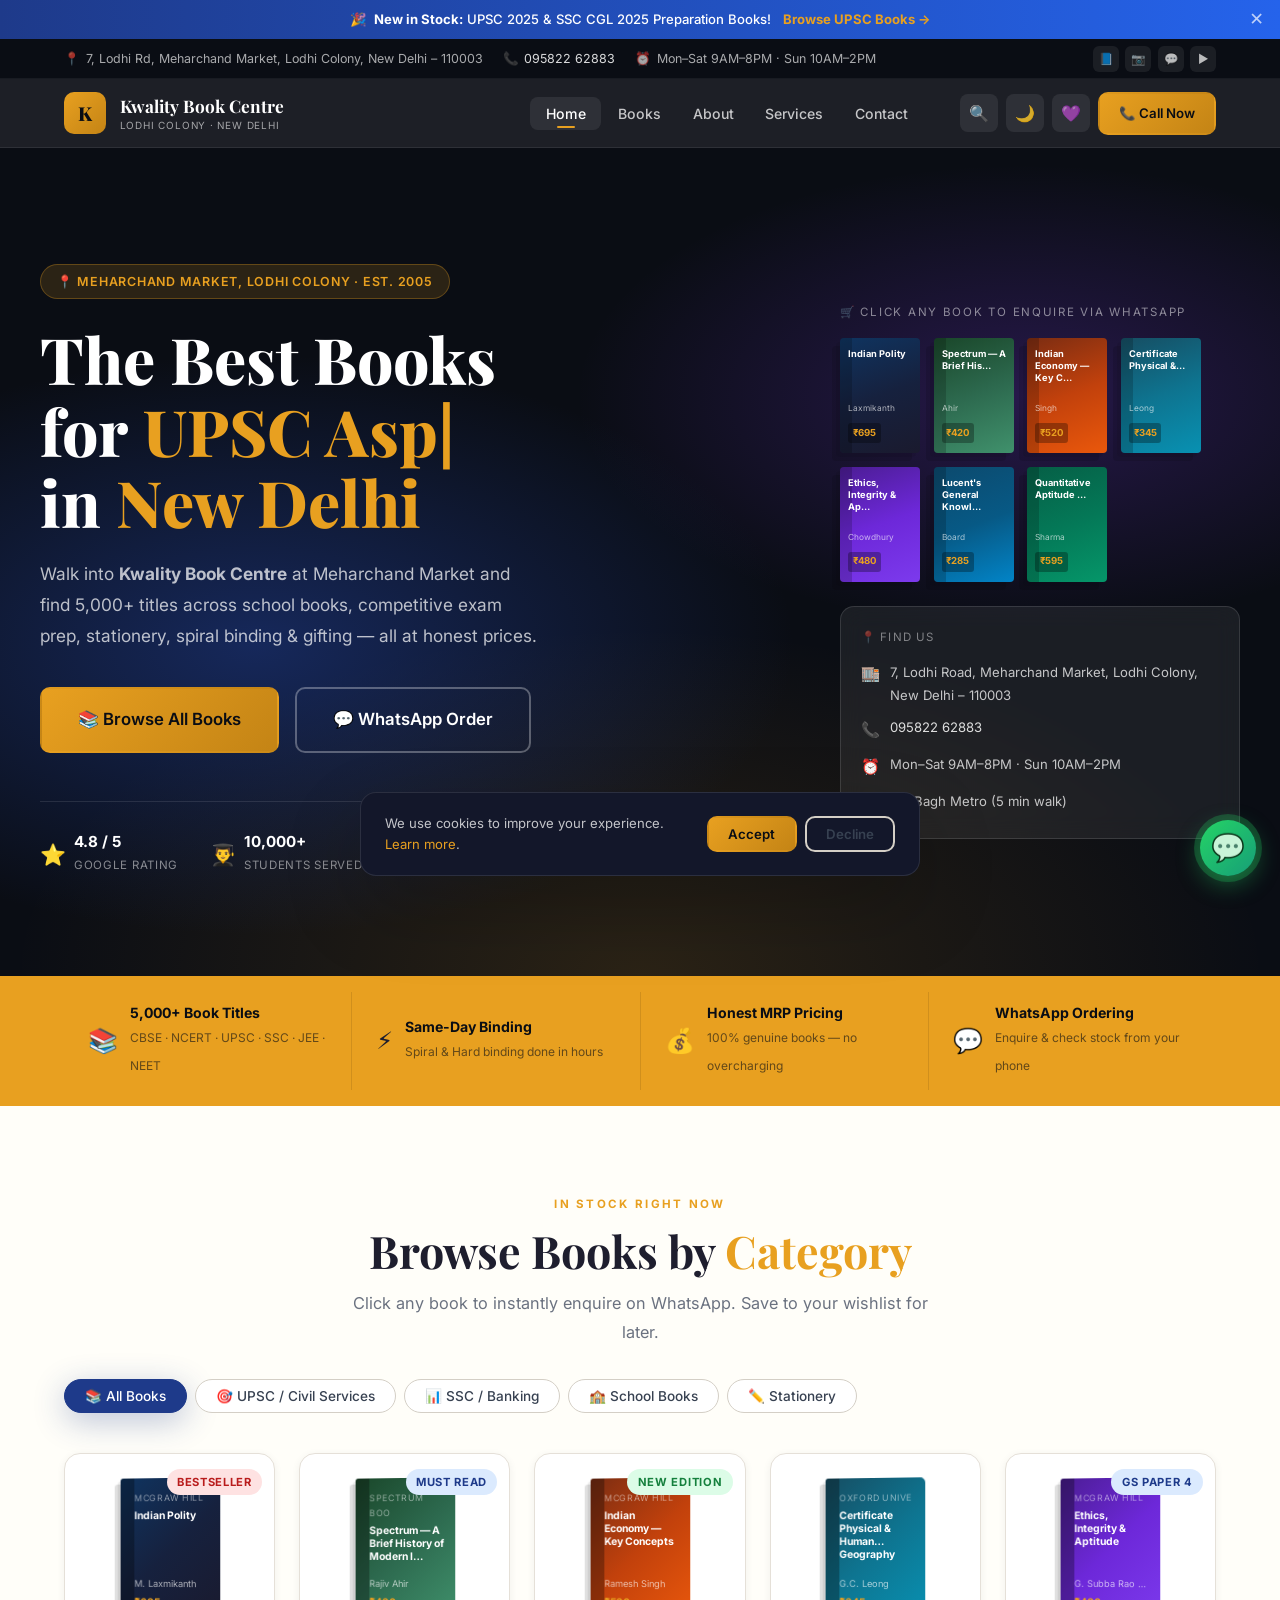
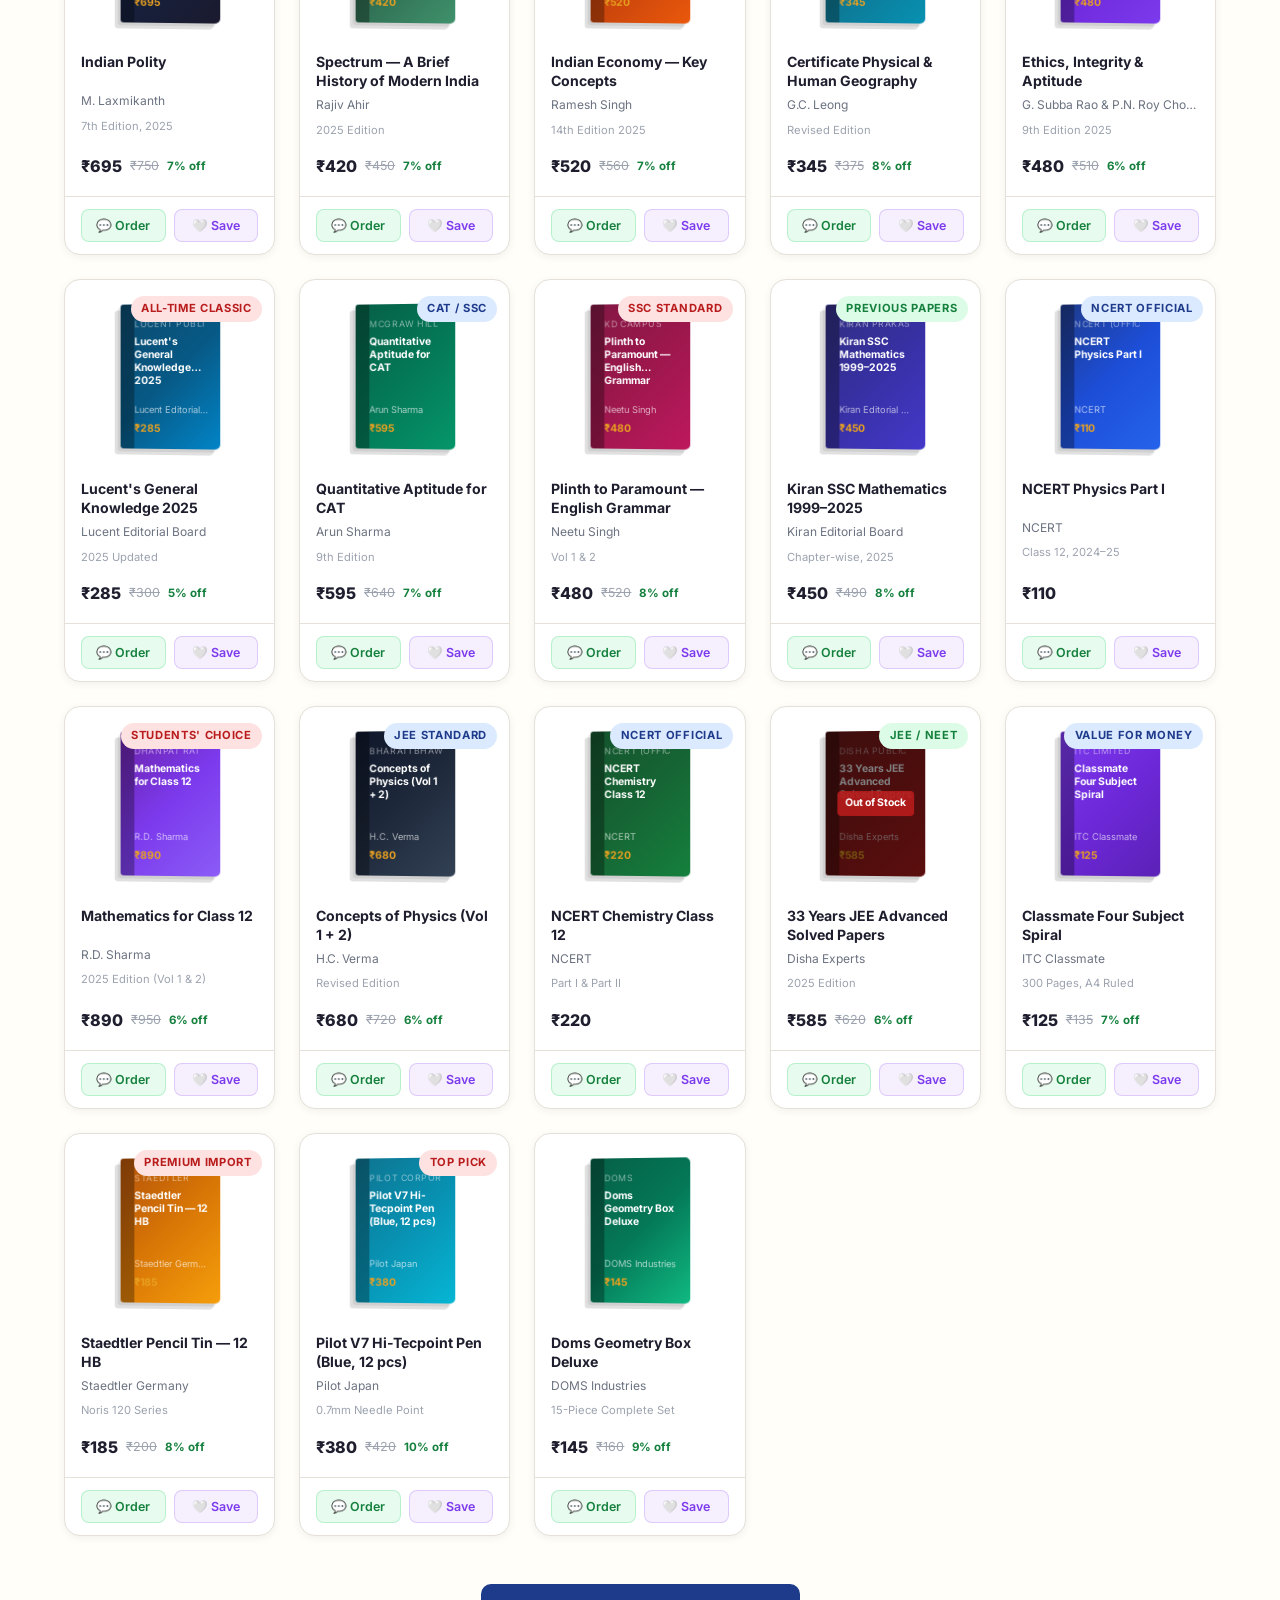
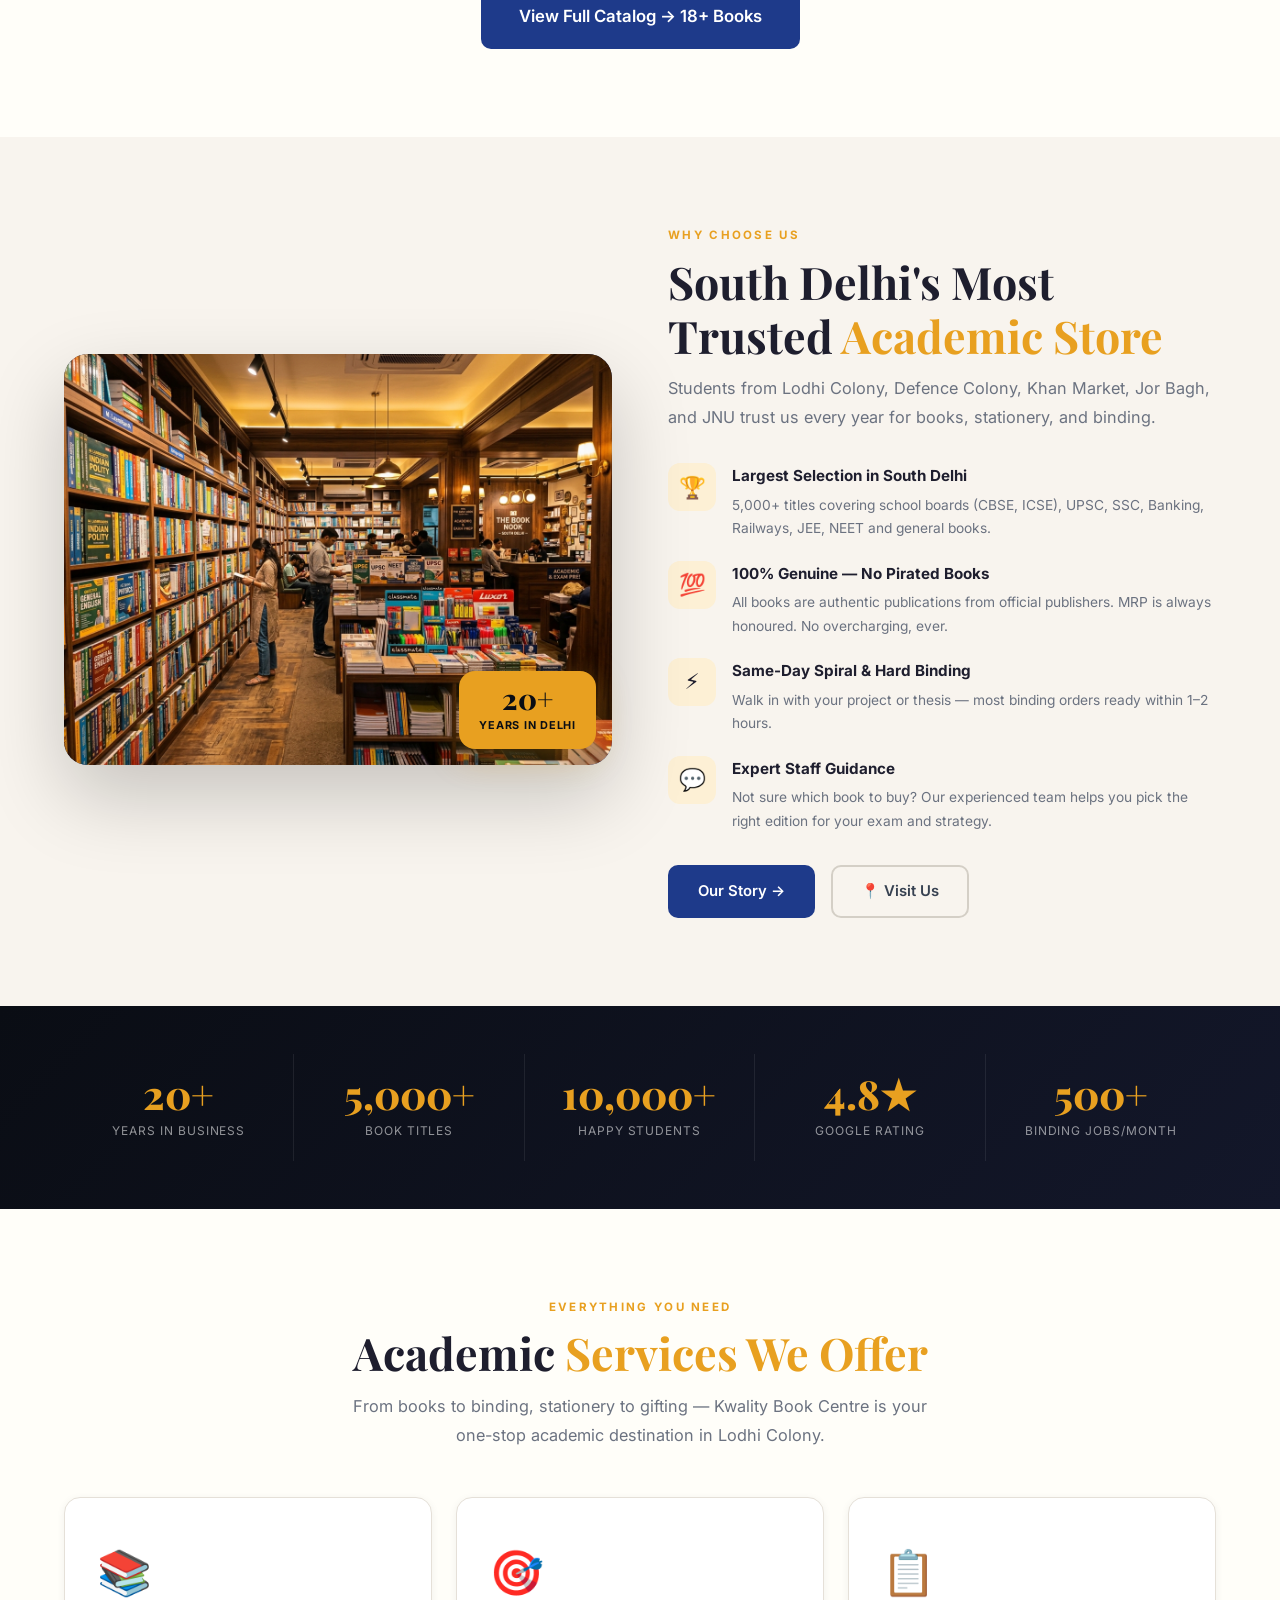
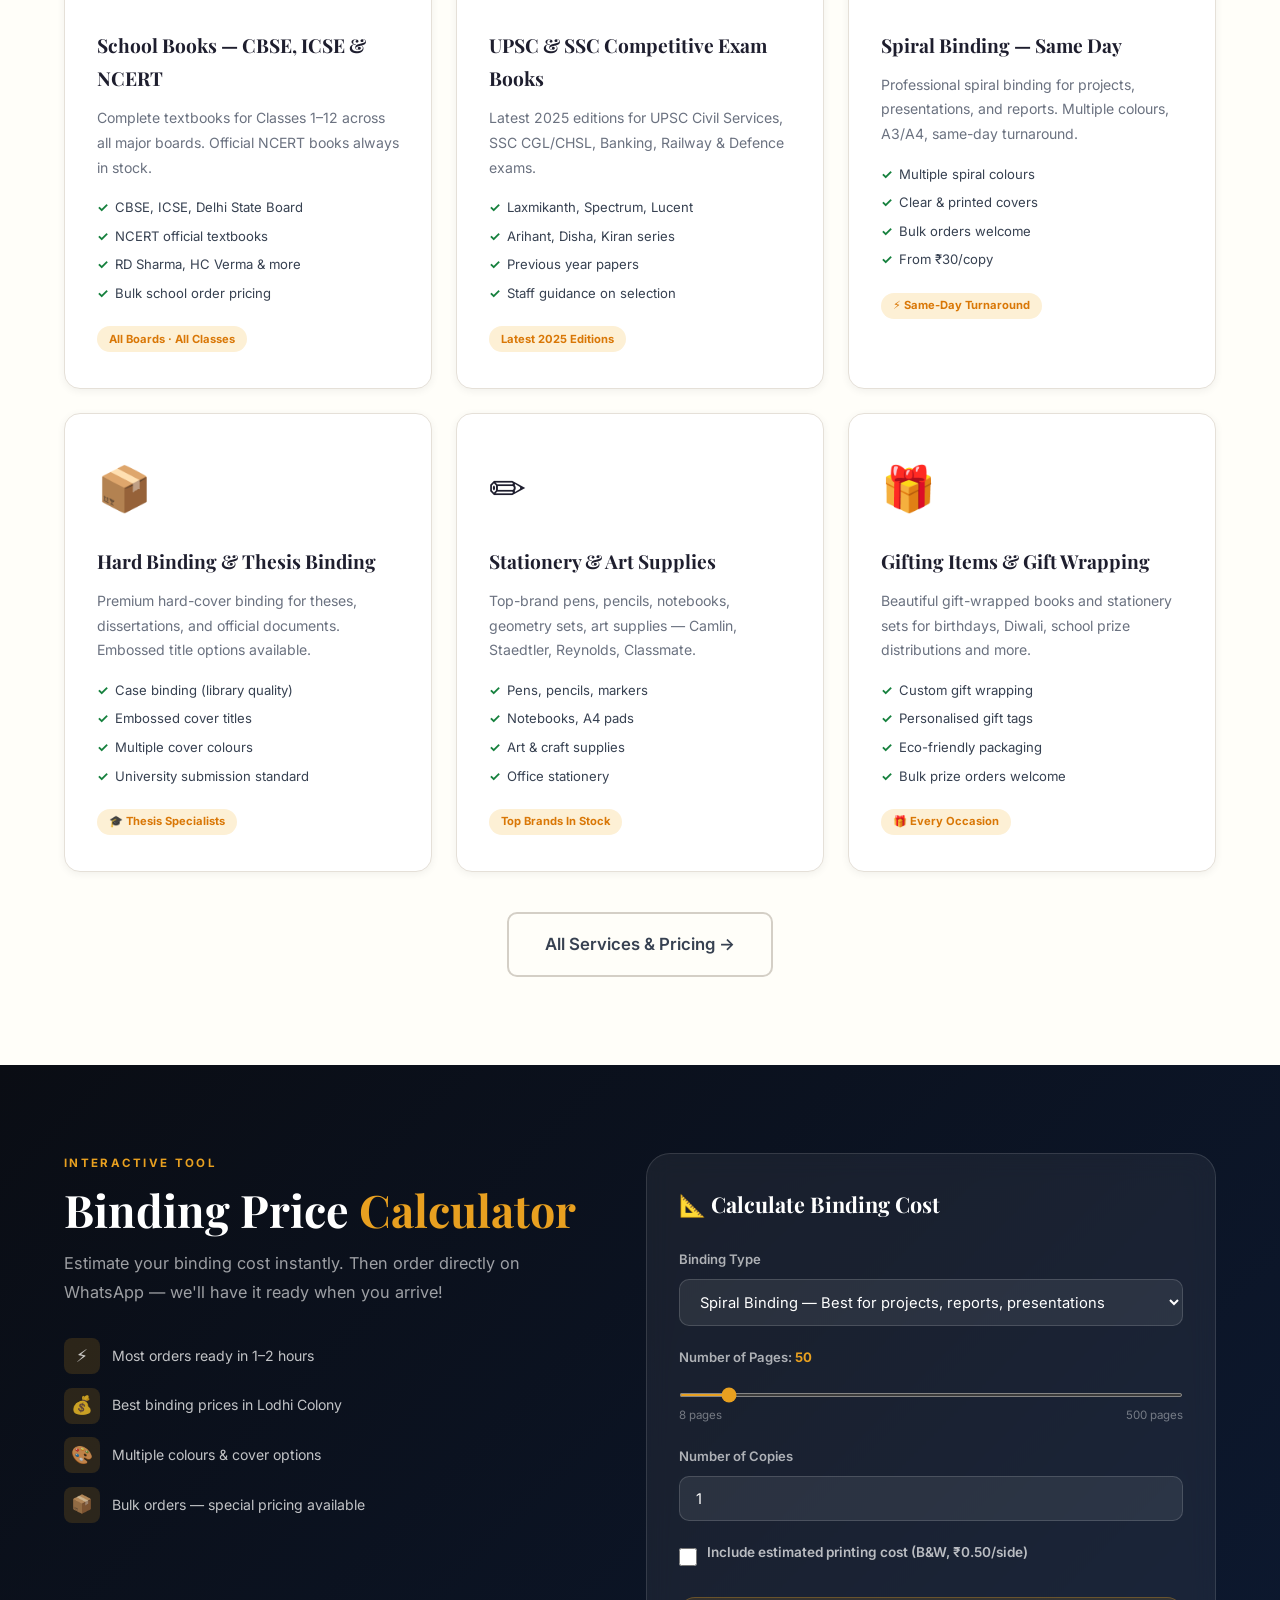
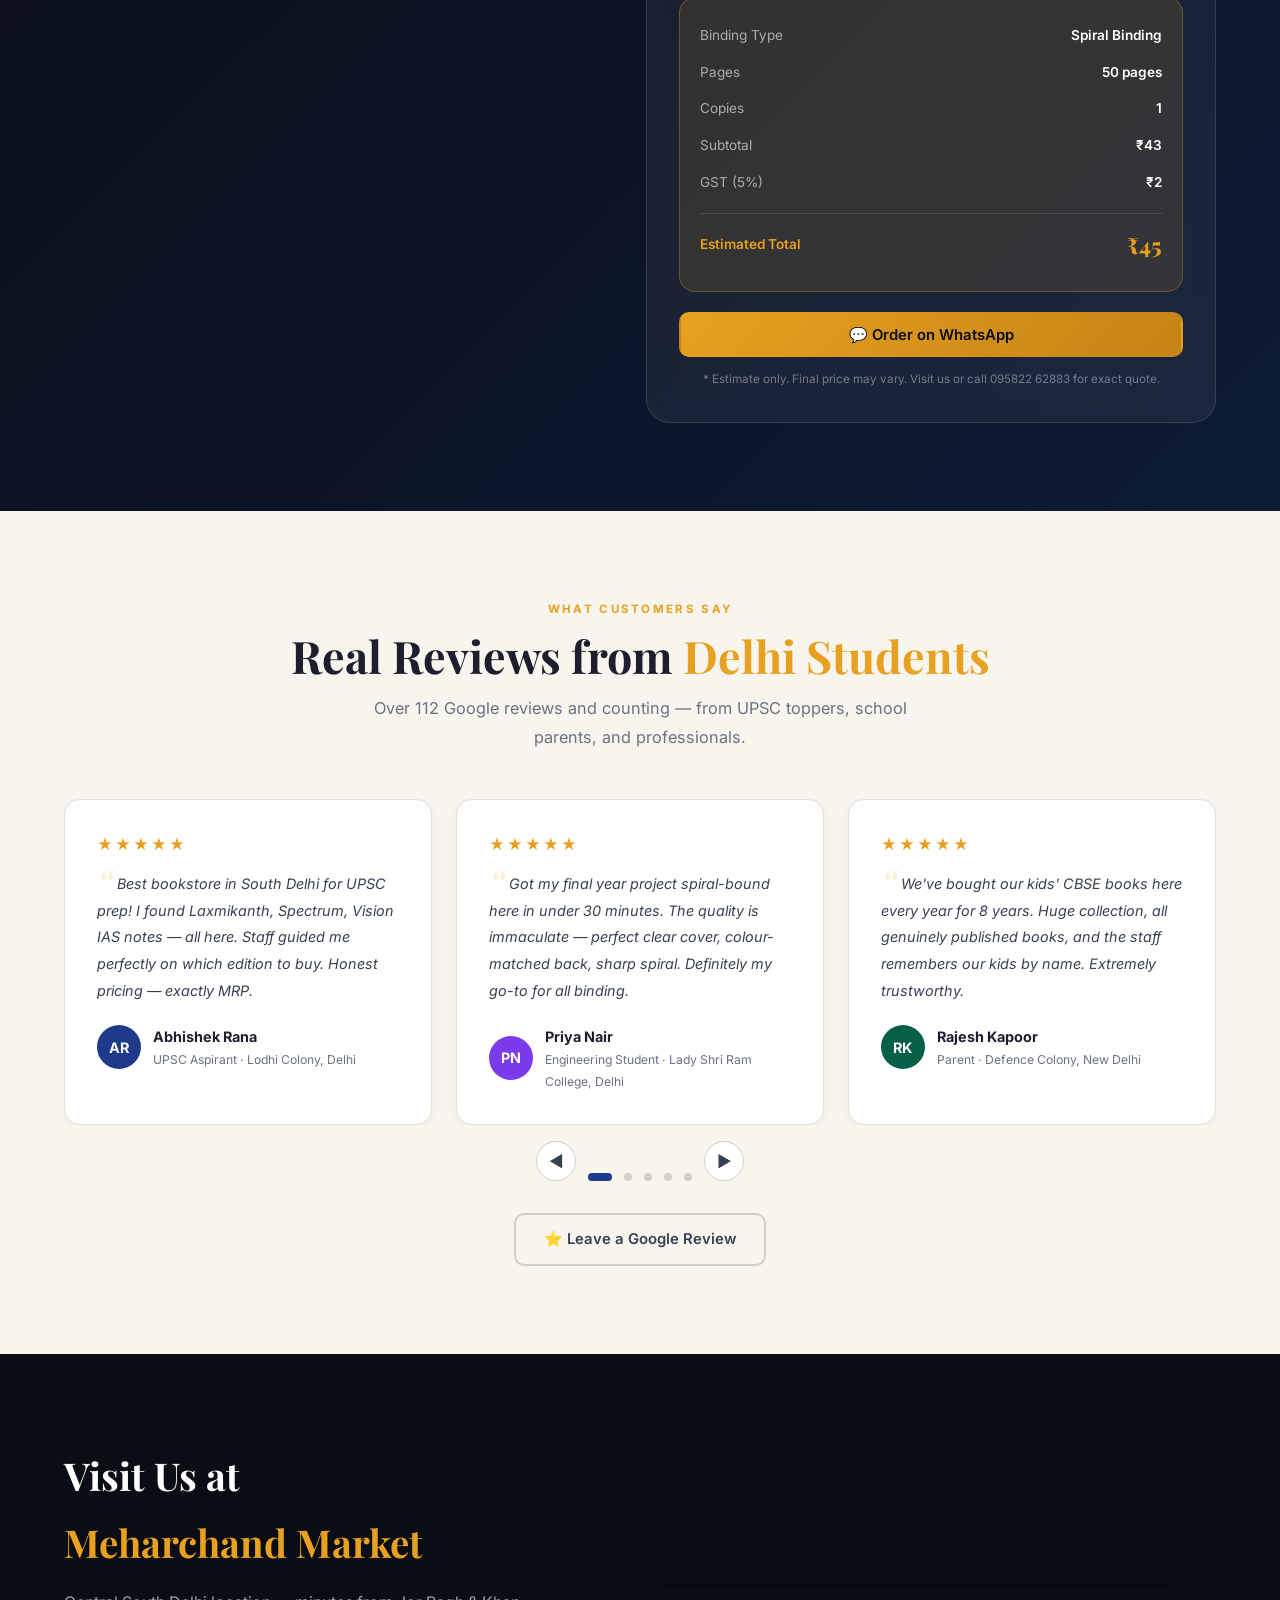
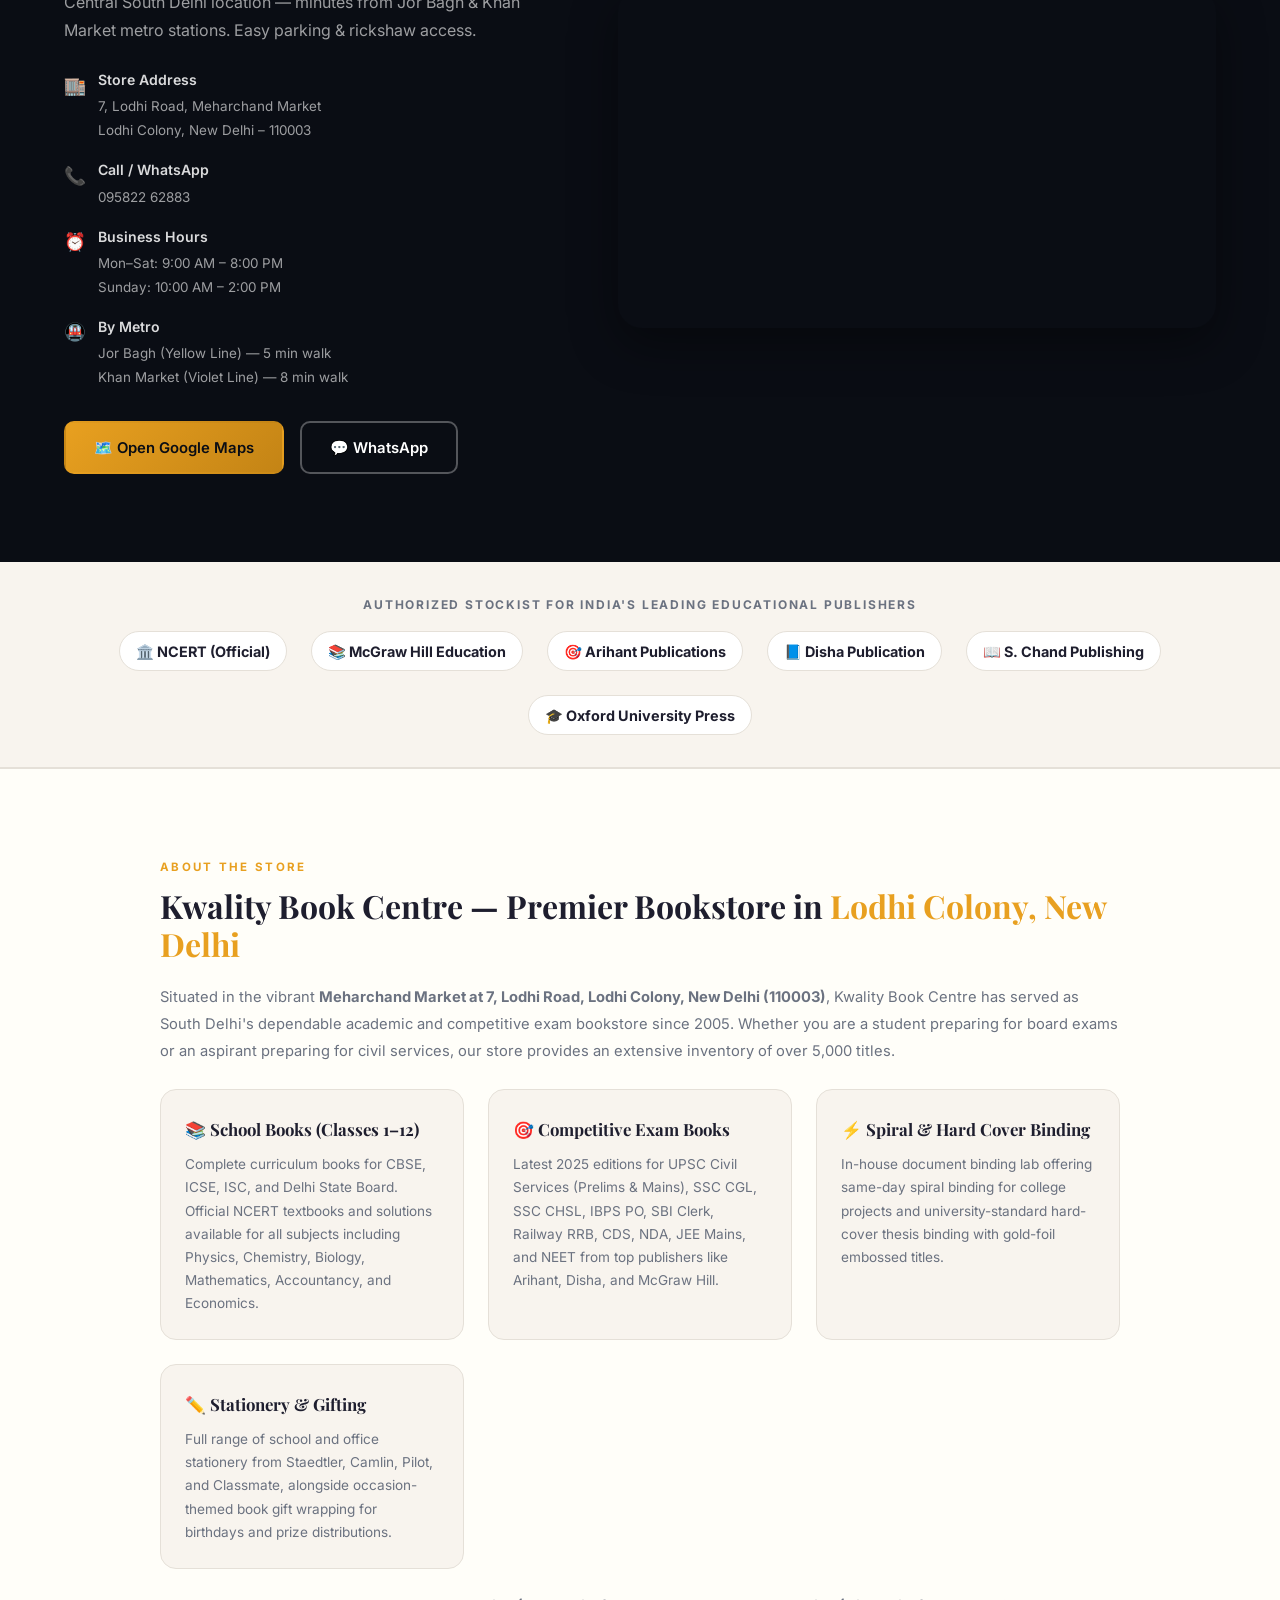
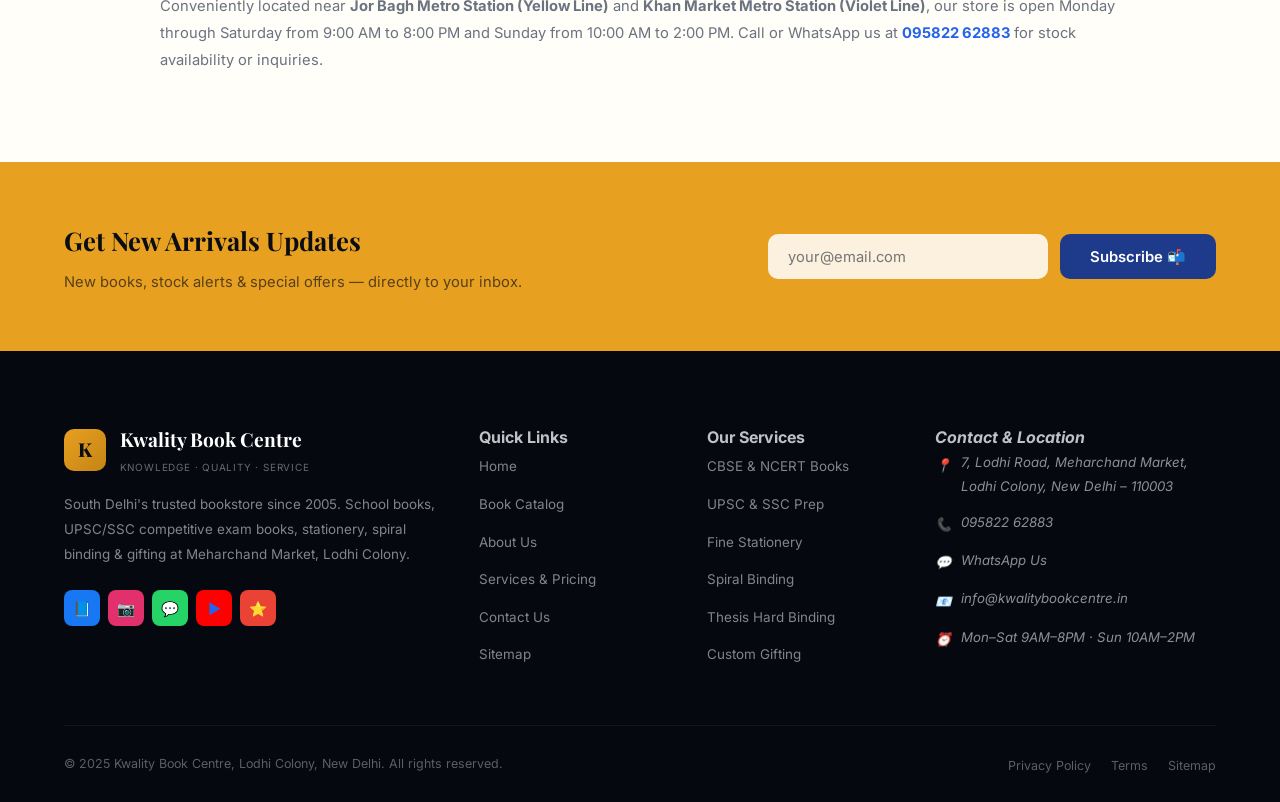
<file: index.html>
<!DOCTYPE html>
<html lang="en" data-theme="light">
<head>
  <meta charset="UTF-8" />
  <meta name="viewport" content="width=device-width, initial-scale=1.0" />
  <title>Kwality Book Centre | Books, Stationery & Binding — Lodhi Colony, New Delhi</title>
  <meta name="description" content="Kwality Book Centre at 7 Lodhi Road, Meharchand Market, Lodhi Colony, New Delhi. School books, UPSC & SSC competitive exam books, stationery, spiral binding & gift items. Call 095822 62883." />
  <meta name="keywords" content="Kwality Book Centre, bookstore Lodhi Colony, school books New Delhi, UPSC books Delhi, SSC books, stationery shop Delhi, spiral binding Delhi, Meharchand Market bookstore, NCERT books, competitive exam books" />
  <meta name="robots"    content="index, follow, max-snippet:-1, max-image-preview:large" />
  <link rel="canonical" href="https://kwalitybookcentre.in/" />

  <meta property="og:type"        content="website" />
  <meta property="og:url"         content="https://kwalitybookcentre.in/" />
  <meta property="og:title"       content="Kwality Book Centre | Books, Stationery & Binding — Lodhi Colony, New Delhi" />
  <meta property="og:description" content="Your trusted academic destination at Meharchand Market. School books, UPSC/SSC exam prep, stationery, spiral binding & gift wrapping. Est. 2005. Call 095822 62883." />
  <meta property="og:image"       content="https://kwalitybookcentre.in/images/og-home.jpg" />
  <meta name="twitter:card"       content="summary_large_image" />

  <script type="application/ld+json">
  {
    "@context":"https://schema.org",
    "@type":["LocalBusiness","BookStore"],
    "@id":"https://kwalitybookcentre.in/#business",
    "name":"Kwality Book Centre",
    "description":"Trusted bookstore in Lodhi Colony, New Delhi offering school books, UPSC/SSC exam books, stationery, spiral binding and gifting services since 2005.",
    "url":"https://kwalitybookcentre.in",
    "telephone":"+91-9582262883",
    "priceRange":"₹₹",
    "address":{"@type":"PostalAddress","streetAddress":"7, Lodhi Road, Meharchand Market","addressLocality":"Lodhi Colony","addressRegion":"New Delhi","postalCode":"110003","addressCountry":"IN"},
    "geo":{"@type":"GeoCoordinates","latitude":"28.5934","longitude":"77.2233"},
    "openingHoursSpecification":[
      {"@type":"OpeningHoursSpecification","dayOfWeek":["Monday","Tuesday","Wednesday","Thursday","Friday","Saturday"],"opens":"09:00","closes":"20:00"},
      {"@type":"OpeningHoursSpecification","dayOfWeek":"Sunday","opens":"10:00","closes":"14:00"}
    ],
    "aggregateRating":{"@type":"AggregateRating","ratingValue":"4.8","reviewCount":"112","bestRating":"5"},
    "sameAs":["https://facebook.com/kwalitybookcentre","https://instagram.com/kwalitybookcentre"]
  }
  </script>

  <link rel="preconnect" href="https://fonts.googleapis.com" />
  <link rel="preconnect" href="https://fonts.gstatic.com" crossorigin />
  <link rel="icon" href="data:image/svg+xml,<svg xmlns='http://www.w3.org/2000/svg' viewBox='0 0 100 100'><text y='.9em' font-size='90'>📚</text></svg>" />
  <link rel="stylesheet" href="css/style.css" />
</head>
<body>

<a href="#main" class="skip-link">Skip to main content</a>
<div id="scrollProgress" role="progressbar" aria-label="Page scroll progress"></div>

<!-- Search Overlay -->
<div class="search-overlay" id="searchOverlay" role="dialog" aria-modal="true" aria-label="Search books">
  <button class="search-close" id="searchClose" aria-label="Close search">✕</button>
  <div class="search-overlay-inner">
    <div class="search-box">
      <span class="search-icon-left" aria-hidden="true">🔍</span>
      <input type="search" class="search-input" id="searchInput" placeholder="Search books, authors, subjects…" autocomplete="off" spellcheck="false" />
    </div>
    <div class="search-results" id="searchResults">
      <p class="search-hint">Start typing to search 18+ books available in store…</p>
    </div>
  </div>
</div>

<!-- Announce Bar -->
<div class="announce-bar" role="status" aria-live="polite">
  🎉&nbsp; <strong>New in Stock:</strong> UPSC 2025 &amp; SSC CGL 2025 Preparation Books! &nbsp;
  <a href="books.html?cat=upsc">Browse UPSC Books →</a>
  <button class="ab-close" aria-label="Dismiss">✕</button>
</div>

<!-- Top Bar -->
<div class="top-bar" role="complementary" aria-label="Store info">
  <div class="container">
    <div class="top-info">
      <span class="top-info-item"><span aria-hidden="true">📍</span>7, Lodhi Rd, Meharchand Market, Lodhi Colony, New Delhi – 110003</span>
      <span class="top-info-item"><span aria-hidden="true">📞</span><a href="tel:+919582262883">095822 62883</a></span>
      <span class="top-info-item"><span aria-hidden="true">⏰</span>Mon–Sat 9AM–8PM · Sun 10AM–2PM</span>
    </div>
    <div class="top-social">
      <a href="https://facebook.com/kwalitybookcentre"  target="_blank" rel="noopener noreferrer" aria-label="Facebook"  title="Facebook">📘</a>
      <a href="https://instagram.com/kwalitybookcentre" target="_blank" rel="noopener noreferrer" aria-label="Instagram" title="Instagram">📷</a>
      <a href="https://wa.me/919582262883"              target="_blank" rel="noopener noreferrer" aria-label="WhatsApp"  title="WhatsApp">💬</a>
      <a href="https://youtube.com/@kwalitybookcentre"  target="_blank" rel="noopener noreferrer" aria-label="YouTube"   title="YouTube">▶️</a>
    </div>
  </div>
</div>

<!-- Navbar -->
<nav class="navbar" role="navigation" aria-label="Primary navigation">
  <div class="container" style="display:flex;align-items:center;height:68px;gap:1.5rem;">
    <a href="index.html" class="nav-brand" aria-label="Kwality Book Centre — Home">
      <div class="nav-logo" aria-hidden="true">K</div>
      <div class="nav-title">
        <div class="name">Kwality Book Centre</div>
        <div class="tag">Lodhi Colony · New Delhi</div>
      </div>
    </a>
    <ul class="nav-links" id="primaryNav" role="list" style="display:flex;">
      <li><a class="nav-link active" href="index.html"    aria-current="page">Home</a></li>
      <li><a class="nav-link"        href="books.html">Books</a></li>
      <li><a class="nav-link"        href="about.html">About</a></li>
      <li><a class="nav-link"        href="services.html">Services</a></li>
      <li><a class="nav-link"        href="contact.html">Contact</a></li>
    </ul>
    <div class="nav-actions">
      <button class="nav-btn-icon open-search" aria-label="Search books" title="Search">🔍</button>
      <button class="nav-btn-icon theme-toggle" aria-label="Toggle dark/light mode" title="Toggle theme">🌙</button>
      <a class="nav-btn-icon" href="books.html" aria-label="Saved books" title="Saved books" style="position:relative;">
        💜 <span class="nav-badge wishlist-count" style="display:none;">0</span>
      </a>
      <a class="btn btn-gold btn-sm" href="tel:+919582262883">📞 Call Now</a>
    </div>
    <button class="hamburger" id="hamburger" aria-label="Open menu" aria-expanded="false" aria-controls="primaryNav">
      <span></span><span></span><span></span>
    </button>
  </div>
</nav>

<main id="main">

  <!-- ═══════════════════ HERO ═══════════════════ -->
  <section class="hero" aria-labelledby="hero-h1">
    <div class="hero-bg" aria-hidden="true"></div>
    <div class="hero-mesh" aria-hidden="true"></div>
    <div class="hero-container container">

      <div class="hero-left">
        <div class="hero-eyebrow">📍 Meharchand Market, Lodhi Colony · Est. 2005</div>

        <h1 class="hero-h1" id="hero-h1">
          The Best Books<br>
          for&nbsp;<span class="hero-gold" id="typingText">UPSC Aspirants</span><span class="hero-gold typing-cursor" aria-hidden="true">|</span><br>
          in&nbsp;<span class="hero-gold">New Delhi</span>
        </h1>

        <p class="hero-sub">
          Walk into <strong>Kwality Book Centre</strong> at Meharchand Market and find 5,000+ titles across school books, competitive exam prep, stationery, spiral binding &amp; gifting — all at honest prices.
        </p>

        <div class="hero-actions">
          <a href="books.html" class="btn btn-gold btn-lg">📚 Browse All Books</a>
          <a href="https://wa.me/919582262883?text=Hi!%20I%20want%20to%20know%20about%20books%20at%20Kwality%20Book%20Centre" class="btn btn-ghost btn-lg" target="_blank" rel="noopener noreferrer">💬 WhatsApp Order</a>
        </div>

        <div class="hero-trust">
          <div class="trust-pill">
            <span class="trust-icon">⭐</span>
            <div class="trust-data"><strong>4.8 / 5</strong><span>Google Rating</span></div>
          </div>
          <div class="trust-pill">
            <span class="trust-icon">👨‍🎓</span>
            <div class="trust-data"><strong>10,000+</strong><span>Students Served</span></div>
          </div>
          <div class="trust-pill">
            <span class="trust-icon">📚</span>
            <div class="trust-data"><strong>5,000+</strong><span>Books in Stock</span></div>
          </div>
          <div class="trust-pill">
            <span class="trust-icon">🏅</span>
            <div class="trust-data"><strong>20+ Years</strong><span>Since 2005</span></div>
          </div>
        </div>
      </div>

      <div class="hero-right">
        <div class="hero-shelf-title">🛒 Click any book to enquire via WhatsApp</div>
        <div class="hero-book-shelf" id="heroShelf" role="list" aria-label="Featured books — click to enquire">
          <!-- Populated by JS from BOOKS data -->
        </div>
        <div class="hero-store-card">
          <div class="store-card-title">📍 Find Us</div>
          <div class="store-card-row"><span class="store-card-ico">🏬</span><span>7, Lodhi Road, Meharchand Market, Lodhi Colony, New Delhi – 110003</span></div>
          <div class="store-card-row"><span class="store-card-ico">📞</span><a href="tel:+919582262883">095822 62883</a></div>
          <div class="store-card-row"><span class="store-card-ico">⏰</span><span>Mon–Sat 9AM–8PM · Sun 10AM–2PM</span></div>
          <div class="store-card-row"><span class="store-card-ico">🚇</span><span>Jor Bagh Metro (5 min walk)</span></div>
        </div>
      </div>

    </div>
  </section>

  <!-- USP Strip -->
  <div class="usp-strip" aria-label="Key advantages">
    <div class="usp-row container">
      <div class="usp-item"><span class="usp-ico">📚</span><div class="usp-txt"><strong>5,000+ Book Titles</strong><span>CBSE · NCERT · UPSC · SSC · JEE · NEET</span></div></div>
      <div class="usp-item"><span class="usp-ico">⚡</span><div class="usp-txt"><strong>Same-Day Binding</strong><span>Spiral &amp; Hard binding done in hours</span></div></div>
      <div class="usp-item"><span class="usp-ico">💰</span><div class="usp-txt"><strong>Honest MRP Pricing</strong><span>100% genuine books — no overcharging</span></div></div>
      <div class="usp-item"><span class="usp-ico">💬</span><div class="usp-txt"><strong>WhatsApp Ordering</strong><span>Enquire &amp; check stock from your phone</span></div></div>
    </div>
  </div>

  <!-- ═══════════════════ FEATURED BOOKS ═══════════════════ -->
  <section class="section-pad" aria-labelledby="books-h2">
    <div class="container">
      <div class="text-c reveal">
        <span class="section-eye">In Stock Right Now</span>
        <h2 class="section-h" id="books-h2">Browse Books by <span class="hl">Category</span></h2>
        <p class="section-sub">Click any book to instantly enquire on WhatsApp. Save to your wishlist for later.</p>
      </div>

      <div class="cat-filter" role="tablist" aria-label="Book categories" style="margin-top:2rem;">
        <button class="cat-btn active" data-cat="all"        role="tab">📚 All Books</button>
        <button class="cat-btn"        data-cat="upsc"       role="tab">🎯 UPSC / Civil Services</button>
        <button class="cat-btn"        data-cat="ssc"        role="tab">📊 SSC / Banking</button>
        <button class="cat-btn"        data-cat="school"     role="tab">🏫 School Books</button>
        <button class="cat-btn"        data-cat="stationery" role="tab">✏️ Stationery</button>
      </div>

      <div class="books-grid" id="booksGrid" role="list" aria-label="Book catalog">
        <!-- Populated by JS -->
      </div>

      <div class="text-c" style="margin-top:3rem;">
        <a href="books.html" class="btn btn-royal btn-lg">View Full Catalog → 18+ Books</a>
      </div>
    </div>
  </section>

  <!-- ═══════════════════ WHY US ═══════════════════ -->
  <section class="section-pad" style="background:var(--paper2);" aria-labelledby="why-h2">
    <div class="container">
      <div class="why-grid">
        <div class="store-photo-wrap reveal-l">
          <div class="store-photo-img">
            <img src="images/kwality-interior.jpg"
                 alt="Interior of Kwality Book Centre with shelves of academic and competitive exam books at Meharchand Market, Lodhi Colony, New Delhi"
                 width="720" height="540" loading="eager" />
          </div>
          <div class="photo-card" aria-label="20+ years of trusted service">
            <div class="photo-card-num">20+</div>
            <div class="photo-card-lbl">Years in Delhi</div>
          </div>
        </div>

        <div class="reveal-r">
          <span class="section-eye">Why Choose Us</span>
          <h2 class="section-h" id="why-h2">South Delhi's Most Trusted <span class="hl">Academic Store</span></h2>
          <p class="section-sub">Students from Lodhi Colony, Defence Colony, Khan Market, Jor Bagh, and JNU trust us every year for books, stationery, and binding.</p>
          <div class="why-list">
            <div class="why-item">
              <div class="why-ico-wrap" aria-hidden="true">🏆</div>
              <div class="why-item-text">
                <h4>Largest Selection in South Delhi</h4>
                <p>5,000+ titles covering school boards (CBSE, ICSE), UPSC, SSC, Banking, Railways, JEE, NEET and general books.</p>
              </div>
            </div>
            <div class="why-item">
              <div class="why-ico-wrap" aria-hidden="true">💯</div>
              <div class="why-item-text">
                <h4>100% Genuine — No Pirated Books</h4>
                <p>All books are authentic publications from official publishers. MRP is always honoured. No overcharging, ever.</p>
              </div>
            </div>
            <div class="why-item">
              <div class="why-ico-wrap" aria-hidden="true">⚡</div>
              <div class="why-item-text">
                <h4>Same-Day Spiral &amp; Hard Binding</h4>
                <p>Walk in with your project or thesis — most binding orders ready within 1–2 hours.</p>
              </div>
            </div>
            <div class="why-item">
              <div class="why-ico-wrap" aria-hidden="true">💬</div>
              <div class="why-item-text">
                <h4>Expert Staff Guidance</h4>
                <p>Not sure which book to buy? Our experienced team helps you pick the right edition for your exam and strategy.</p>
              </div>
            </div>
          </div>
          <div style="display:flex;gap:1rem;flex-wrap:wrap;margin-top:2rem;">
            <a href="about.html"   class="btn btn-royal">Our Story →</a>
            <a href="contact.html" class="btn btn-outline-dark">📍 Visit Us</a>
          </div>
        </div>
      </div>
    </div>
  </section>

  <!-- ═══════════════════ STATS ═══════════════════ -->
  <div class="stats-bar" aria-label="Key statistics">
    <div class="stats-grid container">
      <div class="stat-item reveal">
        <div class="stat-num"><span data-count="20">0</span><span class="stat-plus">+</span></div>
        <div class="stat-lbl">Years in Business</div>
      </div>
      <div class="stat-item reveal">
        <div class="stat-num"><span data-count="5000">0</span><span class="stat-plus">+</span></div>
        <div class="stat-lbl">Book Titles</div>
      </div>
      <div class="stat-item reveal">
        <div class="stat-num"><span data-count="10000">0</span><span class="stat-plus">+</span></div>
        <div class="stat-lbl">Happy Students</div>
      </div>
      <div class="stat-item reveal">
        <div class="stat-num"><span data-count="4.8">0</span><span class="stat-plus">★</span></div>
        <div class="stat-lbl">Google Rating</div>
      </div>
      <div class="stat-item reveal">
        <div class="stat-num"><span data-count="500">0</span><span class="stat-plus">+</span></div>
        <div class="stat-lbl">Binding Jobs/Month</div>
      </div>
    </div>
  </div>

  <!-- ═══════════════════ SERVICES ═══════════════════ -->
  <section class="section-pad" aria-labelledby="svc-h2">
    <div class="container">
      <div class="text-c reveal">
        <span class="section-eye">Everything You Need</span>
        <h2 class="section-h" id="svc-h2">Academic <span class="hl">Services We Offer</span></h2>
        <p class="section-sub">From books to binding, stationery to gifting — Kwality Book Centre is your one-stop academic destination in Lodhi Colony.</p>
      </div>
      <div class="services-grid" role="list">
        <article class="service-card reveal" role="listitem" aria-labelledby="svc1">
          <div class="svc-icon" aria-hidden="true">📚</div>
          <h3 class="svc-title" id="svc1">School Books — CBSE, ICSE &amp; NCERT</h3>
          <p class="svc-desc">Complete textbooks for Classes 1–12 across all major boards. Official NCERT books always in stock.</p>
          <ul class="svc-features"><li><span class="ck">✓</span>CBSE, ICSE, Delhi State Board</li><li><span class="ck">✓</span>NCERT official textbooks</li><li><span class="ck">✓</span>RD Sharma, HC Verma &amp; more</li><li><span class="ck">✓</span>Bulk school order pricing</li></ul>
          <span class="svc-badge">All Boards · All Classes</span>
        </article>
        <article class="service-card reveal" role="listitem" aria-labelledby="svc2">
          <div class="svc-icon" aria-hidden="true">🎯</div>
          <h3 class="svc-title" id="svc2">UPSC &amp; SSC Competitive Exam Books</h3>
          <p class="svc-desc">Latest 2025 editions for UPSC Civil Services, SSC CGL/CHSL, Banking, Railway &amp; Defence exams.</p>
          <ul class="svc-features"><li><span class="ck">✓</span>Laxmikanth, Spectrum, Lucent</li><li><span class="ck">✓</span>Arihant, Disha, Kiran series</li><li><span class="ck">✓</span>Previous year papers</li><li><span class="ck">✓</span>Staff guidance on selection</li></ul>
          <span class="svc-badge">Latest 2025 Editions</span>
        </article>
        <article class="service-card reveal" role="listitem" aria-labelledby="svc3">
          <div class="svc-icon" aria-hidden="true">📋</div>
          <h3 class="svc-title" id="svc3">Spiral Binding — Same Day</h3>
          <p class="svc-desc">Professional spiral binding for projects, presentations, and reports. Multiple colours, A3/A4, same-day turnaround.</p>
          <ul class="svc-features"><li><span class="ck">✓</span>Multiple spiral colours</li><li><span class="ck">✓</span>Clear &amp; printed covers</li><li><span class="ck">✓</span>Bulk orders welcome</li><li><span class="ck">✓</span>From ₹30/copy</li></ul>
          <span class="svc-badge">⚡ Same-Day Turnaround</span>
        </article>
        <article class="service-card reveal" role="listitem" aria-labelledby="svc4">
          <div class="svc-icon" aria-hidden="true">📦</div>
          <h3 class="svc-title" id="svc4">Hard Binding &amp; Thesis Binding</h3>
          <p class="svc-desc">Premium hard-cover binding for theses, dissertations, and official documents. Embossed title options available.</p>
          <ul class="svc-features"><li><span class="ck">✓</span>Case binding (library quality)</li><li><span class="ck">✓</span>Embossed cover titles</li><li><span class="ck">✓</span>Multiple cover colours</li><li><span class="ck">✓</span>University submission standard</li></ul>
          <span class="svc-badge">🎓 Thesis Specialists</span>
        </article>
        <article class="service-card reveal" role="listitem" aria-labelledby="svc5">
          <div class="svc-icon" aria-hidden="true">✏️</div>
          <h3 class="svc-title" id="svc5">Stationery &amp; Art Supplies</h3>
          <p class="svc-desc">Top-brand pens, pencils, notebooks, geometry sets, art supplies — Camlin, Staedtler, Reynolds, Classmate.</p>
          <ul class="svc-features"><li><span class="ck">✓</span>Pens, pencils, markers</li><li><span class="ck">✓</span>Notebooks, A4 pads</li><li><span class="ck">✓</span>Art &amp; craft supplies</li><li><span class="ck">✓</span>Office stationery</li></ul>
          <span class="svc-badge">Top Brands In Stock</span>
        </article>
        <article class="service-card reveal" role="listitem" aria-labelledby="svc6">
          <div class="svc-icon" aria-hidden="true">🎁</div>
          <h3 class="svc-title" id="svc6">Gifting Items &amp; Gift Wrapping</h3>
          <p class="svc-desc">Beautiful gift-wrapped books and stationery sets for birthdays, Diwali, school prize distributions and more.</p>
          <ul class="svc-features"><li><span class="ck">✓</span>Custom gift wrapping</li><li><span class="ck">✓</span>Personalised gift tags</li><li><span class="ck">✓</span>Eco-friendly packaging</li><li><span class="ck">✓</span>Bulk prize orders welcome</li></ul>
          <span class="svc-badge">🎁 Every Occasion</span>
        </article>
      </div>
      <div class="text-c" style="margin-top:2.5rem;">
        <a href="services.html" class="btn btn-outline-dark btn-lg">All Services &amp; Pricing →</a>
      </div>
    </div>
  </section>

  <!-- ═══════════════════ BINDING CALCULATOR ═══════════════════ -->
  <section class="section-pad calc-section" aria-labelledby="calc-h2">
    <div class="container">
      <div class="calc-grid">
        <div class="calc-intro reveal-l">
          <span class="section-eye" style="color:var(--gold);">Interactive Tool</span>
          <h2 class="section-h" id="calc-h2" style="color:#fff;">Binding Price <span class="hl">Calculator</span></h2>
          <p class="section-sub" style="color:rgba(255,255,255,.6);">Estimate your binding cost instantly. Then order directly on WhatsApp — we'll have it ready when you arrive!</p>
          <div class="calc-perks">
            <div class="calc-perk"><div class="calc-perk-ico" aria-hidden="true">⚡</div>Most orders ready in 1–2 hours</div>
            <div class="calc-perk"><div class="calc-perk-ico" aria-hidden="true">💰</div>Best binding prices in Lodhi Colony</div>
            <div class="calc-perk"><div class="calc-perk-ico" aria-hidden="true">🎨</div>Multiple colours &amp; cover options</div>
            <div class="calc-perk"><div class="calc-perk-ico" aria-hidden="true">📦</div>Bulk orders — special pricing available</div>
          </div>
        </div>
        <div class="reveal-r">
          <div class="calc-card">
            <h3>📐 Calculate Binding Cost</h3>
            <div class="calc-field">
              <label for="bindType">Binding Type</label>
              <select class="calc-select" id="bindType" aria-label="Select binding type"></select>
            </div>
            <div class="calc-field">
              <label for="bindPages">Number of Pages: <strong id="pagesVal" style="color:var(--gold)">50</strong></label>
              <input type="range" class="calc-slider" id="bindPages" min="8" max="500" value="50" step="1" aria-label="Number of pages" />
              <div class="calc-slider-labels"><span>8 pages</span><span>500 pages</span></div>
            </div>
            <div class="calc-field">
              <label for="bindCopies">Number of Copies</label>
              <input type="number" class="calc-input" id="bindCopies" min="1" max="100" value="1" aria-label="Number of copies" />
            </div>
            <div class="calc-field" style="display:flex;align-items:center;gap:.6rem;">
              <input type="checkbox" id="bindPrint" style="accent-color:var(--gold);width:18px;height:18px;cursor:pointer;" aria-label="Include printing cost" />
              <label for="bindPrint" style="cursor:pointer;font-size:.85rem;color:rgba(255,255,255,.7);">Include estimated printing cost (B&W, ₹0.50/side)</label>
            </div>
            <div class="calc-result" id="calcResult" aria-live="polite" aria-label="Binding cost estimate"></div>
            <div class="calc-actions">
              <button class="btn btn-gold btn-full" id="calcWhatsApp">💬 Order on WhatsApp</button>
            </div>
            <p class="calc-note">* Estimate only. Final price may vary. Visit us or call 095822 62883 for exact quote.</p>
          </div>
        </div>
      </div>
    </div>
  </section>

  <!-- ═══════════════════ TESTIMONIALS ═══════════════════ -->
  <section class="section-pad testimonials-section" aria-labelledby="reviews-h2">
    <div class="container">
      <div class="text-c reveal">
        <span class="section-eye">What Customers Say</span>
        <h2 class="section-h" id="reviews-h2">Real Reviews from <span class="hl">Delhi Students</span></h2>
        <p class="section-sub">Over 112 Google reviews and counting — from UPSC toppers, school parents, and professionals.</p>
      </div>
      <div class="testimonials-slider reveal" style="margin-top:3rem;">
        <div class="testimonials-track" id="testimonialsTrack" aria-live="polite" aria-label="Customer testimonials">
          <!-- Populated by JS -->
        </div>
      </div>
      <div class="slider-arrows">
        <button class="slider-arrow" id="sliderPrev" aria-label="Previous testimonial">◀</button>
        <div class="slider-nav" id="sliderDots" aria-label="Testimonial navigation dots"></div>
        <button class="slider-arrow" id="sliderNext" aria-label="Next testimonial">▶</button>
      </div>
      <div class="text-c" style="margin-top:2rem;">
        <a href="https://g.page/kwalitybookcentre/review" target="_blank" rel="noopener noreferrer" class="btn btn-outline-dark">⭐ Leave a Google Review</a>
      </div>
    </div>
  </section>

  <!-- ═══════════════════ LOCATION ═══════════════════ -->
  <section class="section-pad location-section" aria-labelledby="location-h2">
    <div class="container">
      <div class="location-grid">
        <div class="reveal-l">
          <h2 id="location-h2" style="font-family:'Playfair Display',serif;color:#fff;font-size:clamp(1.7rem,3.5vw,2.4rem);margin-bottom:.75rem;">
            Visit Us at<br><span style="color:var(--gold)">Meharchand Market</span>
          </h2>
          <p style="color:rgba(255,255,255,.6);margin-bottom:1.5rem;">Central South Delhi location — minutes from Jor Bagh &amp; Khan Market metro stations. Easy parking &amp; rickshaw access.</p>
          <div class="location-details">
            <div class="loc-row">
              <span class="loc-ico" aria-hidden="true">🏬</span>
              <div class="loc-text">
                <h4>Store Address</h4>
                <address style="font-style:normal;"><p>7, Lodhi Road, Meharchand Market<br>Lodhi Colony, New Delhi – 110003</p></address>
              </div>
            </div>
            <div class="loc-row">
              <span class="loc-ico" aria-hidden="true">📞</span>
              <div class="loc-text"><h4>Call / WhatsApp</h4><p><a href="tel:+919582262883">095822 62883</a></p></div>
            </div>
            <div class="loc-row">
              <span class="loc-ico" aria-hidden="true">⏰</span>
              <div class="loc-text"><h4>Business Hours</h4><p>Mon–Sat: 9:00 AM – 8:00 PM<br>Sunday: 10:00 AM – 2:00 PM</p></div>
            </div>
            <div class="loc-row">
              <span class="loc-ico" aria-hidden="true">🚇</span>
              <div class="loc-text"><h4>By Metro</h4><p>Jor Bagh (Yellow Line) — 5 min walk<br>Khan Market (Violet Line) — 8 min walk</p></div>
            </div>
          </div>
          <div style="display:flex;gap:1rem;flex-wrap:wrap;">
            <a href="https://maps.google.com/?q=7+Lodhi+Road+Meharchand+Market+Lodhi+Colony+New+Delhi+110003" target="_blank" rel="noopener noreferrer" class="btn btn-gold">🗺️ Open Google Maps</a>
            <a href="https://wa.me/919582262883" target="_blank" rel="noopener noreferrer" class="btn btn-ghost">💬 WhatsApp</a>
          </div>
        </div>
        <div class="reveal-r">
          <div class="map-wrap" aria-label="Store location map">
            <iframe
              src="https://maps.google.com/maps?q=7+Lodhi+Road+Meharchand+Market+Lodhi+Colony+New+Delhi+110003&t=&z=16&ie=UTF8&iwloc=&output=embed"
              width="100%" height="100%" style="border:0;" allowfullscreen="" loading="lazy"
              referrerpolicy="no-referrer-when-downgrade"
              title="Kwality Book Centre location map — 7 Lodhi Road Meharchand Market Lodhi Colony New Delhi"
              aria-label="Google Map showing Kwality Book Centre at Meharchand Market, Lodhi Colony, New Delhi">
            </iframe>
          </div>
        </div>
      </div>
    </div>
  </section>

  <!-- ═══════════════════ AUTHORIZED PUBLISHERS STRIP ═══════════════════ -->
  <div style="background:var(--paper2);padding:2rem 0;border-bottom:1px solid var(--border);" aria-label="Authorized publishers">
    <div class="container text-c">
      <p style="font-size:.75rem;text-transform:uppercase;letter-spacing:.15em;color:var(--muted);margin-bottom:1rem;font-weight:700;">
        Authorized Stockist for India's Leading Educational Publishers
      </p>
      <div style="display:flex;flex-wrap:wrap;gap:1.5rem;justify-content:center;align-items:center;">
        <span style="font-weight:700;color:var(--text);font-size:.9rem;background:var(--card-bg);padding:.4rem 1rem;border-radius:50px;border:1px solid var(--border);">🏛️ NCERT (Official)</span>
        <span style="font-weight:700;color:var(--text);font-size:.9rem;background:var(--card-bg);padding:.4rem 1rem;border-radius:50px;border:1px solid var(--border);">📚 McGraw Hill Education</span>
        <span style="font-weight:700;color:var(--text);font-size:.9rem;background:var(--card-bg);padding:.4rem 1rem;border-radius:50px;border:1px solid var(--border);">🎯 Arihant Publications</span>
        <span style="font-weight:700;color:var(--text);font-size:.9rem;background:var(--card-bg);padding:.4rem 1rem;border-radius:50px;border:1px solid var(--border);">📘 Disha Publication</span>
        <span style="font-weight:700;color:var(--text);font-size:.9rem;background:var(--card-bg);padding:.4rem 1rem;border-radius:50px;border:1px solid var(--border);">📖 S. Chand Publishing</span>
        <span style="font-weight:700;color:var(--text);font-size:.9rem;background:var(--card-bg);padding:.4rem 1rem;border-radius:50px;border:1px solid var(--border);">🎓 Oxford University Press</span>
      </div>
    </div>
  </div>

  <!-- ═══════════════════ SEO EDITORIAL CONTENT BLOCK ═══════════════════ -->
  <section class="section-pad" style="background:var(--paper);border-top:1px solid var(--border);" aria-labelledby="about-seo-h2">
    <div class="container">
      <div style="max-width:960px;margin:0 auto;" class="reveal">
        <span class="section-eye">About the Store</span>
        <h2 class="section-h" id="about-seo-h2" style="font-size:clamp(1.5rem,3vw,2rem);margin-bottom:1.25rem;">
          Kwality Book Centre — Premier Bookstore in <span class="hl">Lodhi Colony, New Delhi</span>
        </h2>
        <div style="color:var(--muted);font-size:.92rem;line-height:1.85;">
          <p style="margin-bottom:1.2rem;">
            Situated in the vibrant <strong>Meharchand Market at 7, Lodhi Road, Lodhi Colony, New Delhi (110003)</strong>, Kwality Book Centre has served as South Delhi's dependable academic and competitive exam bookstore since 2005. Whether you are a student preparing for board exams or an aspirant preparing for civil services, our store provides an extensive inventory of over 5,000 titles.
          </p>
          <div style="display:grid;grid-template-columns:repeat(auto-fit,minmax(280px,1fr));gap:1.5rem;margin:1.5rem 0;">
            <div style="background:var(--paper2);padding:1.5rem;border-radius:var(--radius-lg);border:1px solid var(--border);">
              <h3 style="font-size:1.05rem;color:var(--text);margin-bottom:.5rem;font-family:'Playfair Display',serif;">📚 School Books (Classes 1–12)</h3>
              <p style="font-size:.85rem;color:var(--muted);line-height:1.7;">Complete curriculum books for CBSE, ICSE, ISC, and Delhi State Board. Official NCERT textbooks and solutions available for all subjects including Physics, Chemistry, Biology, Mathematics, Accountancy, and Economics.</p>
            </div>
            <div style="background:var(--paper2);padding:1.5rem;border-radius:var(--radius-lg);border:1px solid var(--border);">
              <h3 style="font-size:1.05rem;color:var(--text);margin-bottom:.5rem;font-family:'Playfair Display',serif;">🎯 Competitive Exam Books</h3>
              <p style="font-size:.85rem;color:var(--muted);line-height:1.7;">Latest 2025 editions for UPSC Civil Services (Prelims &amp; Mains), SSC CGL, SSC CHSL, IBPS PO, SBI Clerk, Railway RRB, CDS, NDA, JEE Mains, and NEET from top publishers like Arihant, Disha, and McGraw Hill.</p>
            </div>
            <div style="background:var(--paper2);padding:1.5rem;border-radius:var(--radius-lg);border:1px solid var(--border);">
              <h3 style="font-size:1.05rem;color:var(--text);margin-bottom:.5rem;font-family:'Playfair Display',serif;">⚡ Spiral &amp; Hard Cover Binding</h3>
              <p style="font-size:.85rem;color:var(--muted);line-height:1.7;">In-house document binding lab offering same-day spiral binding for college projects and university-standard hard-cover thesis binding with gold-foil embossed titles.</p>
            </div>
            <div style="background:var(--paper2);padding:1.5rem;border-radius:var(--radius-lg);border:1px solid var(--border);">
              <h3 style="font-size:1.05rem;color:var(--text);margin-bottom:.5rem;font-family:'Playfair Display',serif;">✏️ Stationery &amp; Gifting</h3>
              <p style="font-size:.85rem;color:var(--muted);line-height:1.7;">Full range of school and office stationery from Staedtler, Camlin, Pilot, and Classmate, alongside occasion-themed book gift wrapping for birthdays and prize distributions.</p>
            </div>
          </div>
          <p style="margin-top:1rem;">
            Conveniently located near <strong>Jor Bagh Metro Station (Yellow Line)</strong> and <strong>Khan Market Metro Station (Violet Line)</strong>, our store is open Monday through Saturday from 9:00 AM to 8:00 PM and Sunday from 10:00 AM to 2:00 PM. Call or WhatsApp us at <a href="tel:+919582262883" style="color:var(--royal-mid);font-weight:700;">095822 62883</a> for stock availability or inquiries.
          </p>
        </div>
      </div>
    </div>
  </section>

  <!-- ═══════════════════ NEWSLETTER ═══════════════════ -->
  <div class="newsletter-section" aria-labelledby="nl-h2">
    <div class="container">
      <div class="newsletter-inner">
        <div class="newsletter-text">
          <h2 id="nl-h2">Get New Arrivals Updates</h2>
          <p>New books, stock alerts &amp; special offers — directly to your inbox.</p>
        </div>
        <form class="newsletter-form" id="newsletterForm" novalidate>
          <input class="newsletter-input" type="email" placeholder="your@email.com" aria-label="Your email address" required />
          <button type="submit" class="btn btn-royal">Subscribe 📬</button>
        </form>
      </div>
    </div>
  </div>

</main>

<!-- Footer -->
<footer class="footer" role="contentinfo">
  <div class="container">
    <div class="footer-grid">
      <div>
        <div class="nav-brand" style="margin-bottom:1rem;">
          <div class="nav-logo" aria-hidden="true">K</div>
          <div class="nav-title">
            <div class="footer-brand-name">Kwality Book Centre</div>
            <div class="footer-brand-tag">Knowledge · Quality · Service</div>
          </div>
        </div>
        <p class="footer-desc">South Delhi's trusted bookstore since 2005. School books, UPSC/SSC competitive exam books, stationery, spiral binding &amp; gifting at Meharchand Market, Lodhi Colony.</p>
        <div class="footer-social">
          <a href="https://facebook.com/kwalitybookcentre"  target="_blank" rel="noopener noreferrer" style="background:#1877f2;" aria-label="Facebook"  title="Facebook"  class="footer-social-link">📘</a>
          <a href="https://instagram.com/kwalitybookcentre" target="_blank" rel="noopener noreferrer" style="background:#e1306c;" aria-label="Instagram" title="Instagram" class="footer-social-link">📷</a>
          <a href="https://wa.me/919582262883"              target="_blank" rel="noopener noreferrer" style="background:#25d366;" aria-label="WhatsApp"  title="WhatsApp"  class="footer-social-link">💬</a>
          <a href="https://youtube.com/@kwalitybookcentre"  target="_blank" rel="noopener noreferrer" style="background:#ff0000;" aria-label="YouTube"   title="YouTube"   class="footer-social-link">▶️</a>
          <a href="https://g.page/kwalitybookcentre"        target="_blank" rel="noopener noreferrer" style="background:#ea4335;" aria-label="Google"    title="Google Review" class="footer-social-link">⭐</a>
        </div>
      </div>
      <nav aria-label="Quick links">
        <h4>Quick Links</h4>
        <ul class="footer-links">
          <li><a href="index.html">Home</a></li>
          <li><a href="books.html">Book Catalog</a></li>
          <li><a href="about.html">About Us</a></li>
          <li><a href="services.html">Services &amp; Pricing</a></li>
          <li><a href="contact.html">Contact Us</a></li>
          <li><a href="sitemap.xml">Sitemap</a></li>
        </ul>
      </nav>
      <nav aria-label="Our services">
        <h4>Our Services</h4>
        <ul class="footer-links">
          <li><a href="books.html?cat=school">CBSE &amp; NCERT Books</a></li>
          <li><a href="books.html?cat=upsc">UPSC &amp; SSC Prep</a></li>
          <li><a href="books.html?cat=stationery">Fine Stationery</a></li>
          <li><a href="services.html">Spiral Binding</a></li>
          <li><a href="services.html">Thesis Hard Binding</a></li>
          <li><a href="services.html">Custom Gifting</a></li>
        </ul>
      </nav>
      <address>
        <h4>Contact &amp; Location</h4>
        <ul class="footer-contact-list">
          <li><span class="fi" aria-hidden="true">📍</span><span>7, Lodhi Road, Meharchand Market, Lodhi Colony, New Delhi – 110003</span></li>
          <li><span class="fi" aria-hidden="true">📞</span><a href="tel:+919582262883">095822 62883</a></li>
          <li><span class="fi" aria-hidden="true">💬</span><a href="https://wa.me/919582262883" target="_blank" rel="noopener noreferrer">WhatsApp Us</a></li>
          <li><span class="fi" aria-hidden="true">📧</span><a href="mailto:info@kwalitybookcentre.in">info@kwalitybookcentre.in</a></li>
          <li><span class="fi" aria-hidden="true">⏰</span><span>Mon–Sat 9AM–8PM · Sun 10AM–2PM</span></li>
        </ul>
      </address>
    </div>
  </div>
  <div class="footer-bottom">
    <div class="container">
      <p>© 2025 Kwality Book Centre, Lodhi Colony, New Delhi. All rights reserved.</p>
      <ul class="footer-bottom-links">
        <li><a href="#">Privacy Policy</a></li>
        <li><a href="#">Terms</a></li>
        <li><a href="sitemap.xml">Sitemap</a></li>
      </ul>
    </div>
  </div>
</footer>

<!-- WhatsApp Float -->
<a class="wa-float" href="https://wa.me/919582262883?text=Hi!%20I%20am%20visiting%20your%20website%20and%20want%20to%20know%20more%20about%20your%20books%20%26%20services."
   target="_blank" rel="noopener noreferrer" aria-label="Chat with us on WhatsApp" title="WhatsApp — Chat Now">💬</a>

<!-- Back to Top -->
<button id="backToTop" aria-label="Back to top" title="Back to top">▲</button>

<!-- Cookie Banner -->
<div class="cookie-banner" id="cookieBanner" style="display:none;" role="dialog" aria-label="Cookie consent">
  <p class="cookie-text">We use cookies to improve your experience. <a href="#">Learn more</a>.</p>
  <div class="cookie-actions">
    <button class="btn btn-gold btn-sm" id="cookieAccept">Accept</button>
    <button class="btn btn-outline-dark btn-sm" id="cookieDecline">Decline</button>
  </div>
</div>

<!-- Toast Container -->
<div class="toast-container" aria-live="polite" aria-atomic="false"></div>

<script src="js/books-data.js"></script>
<script src="js/main.js"></script>
</body>
</html>
</file>
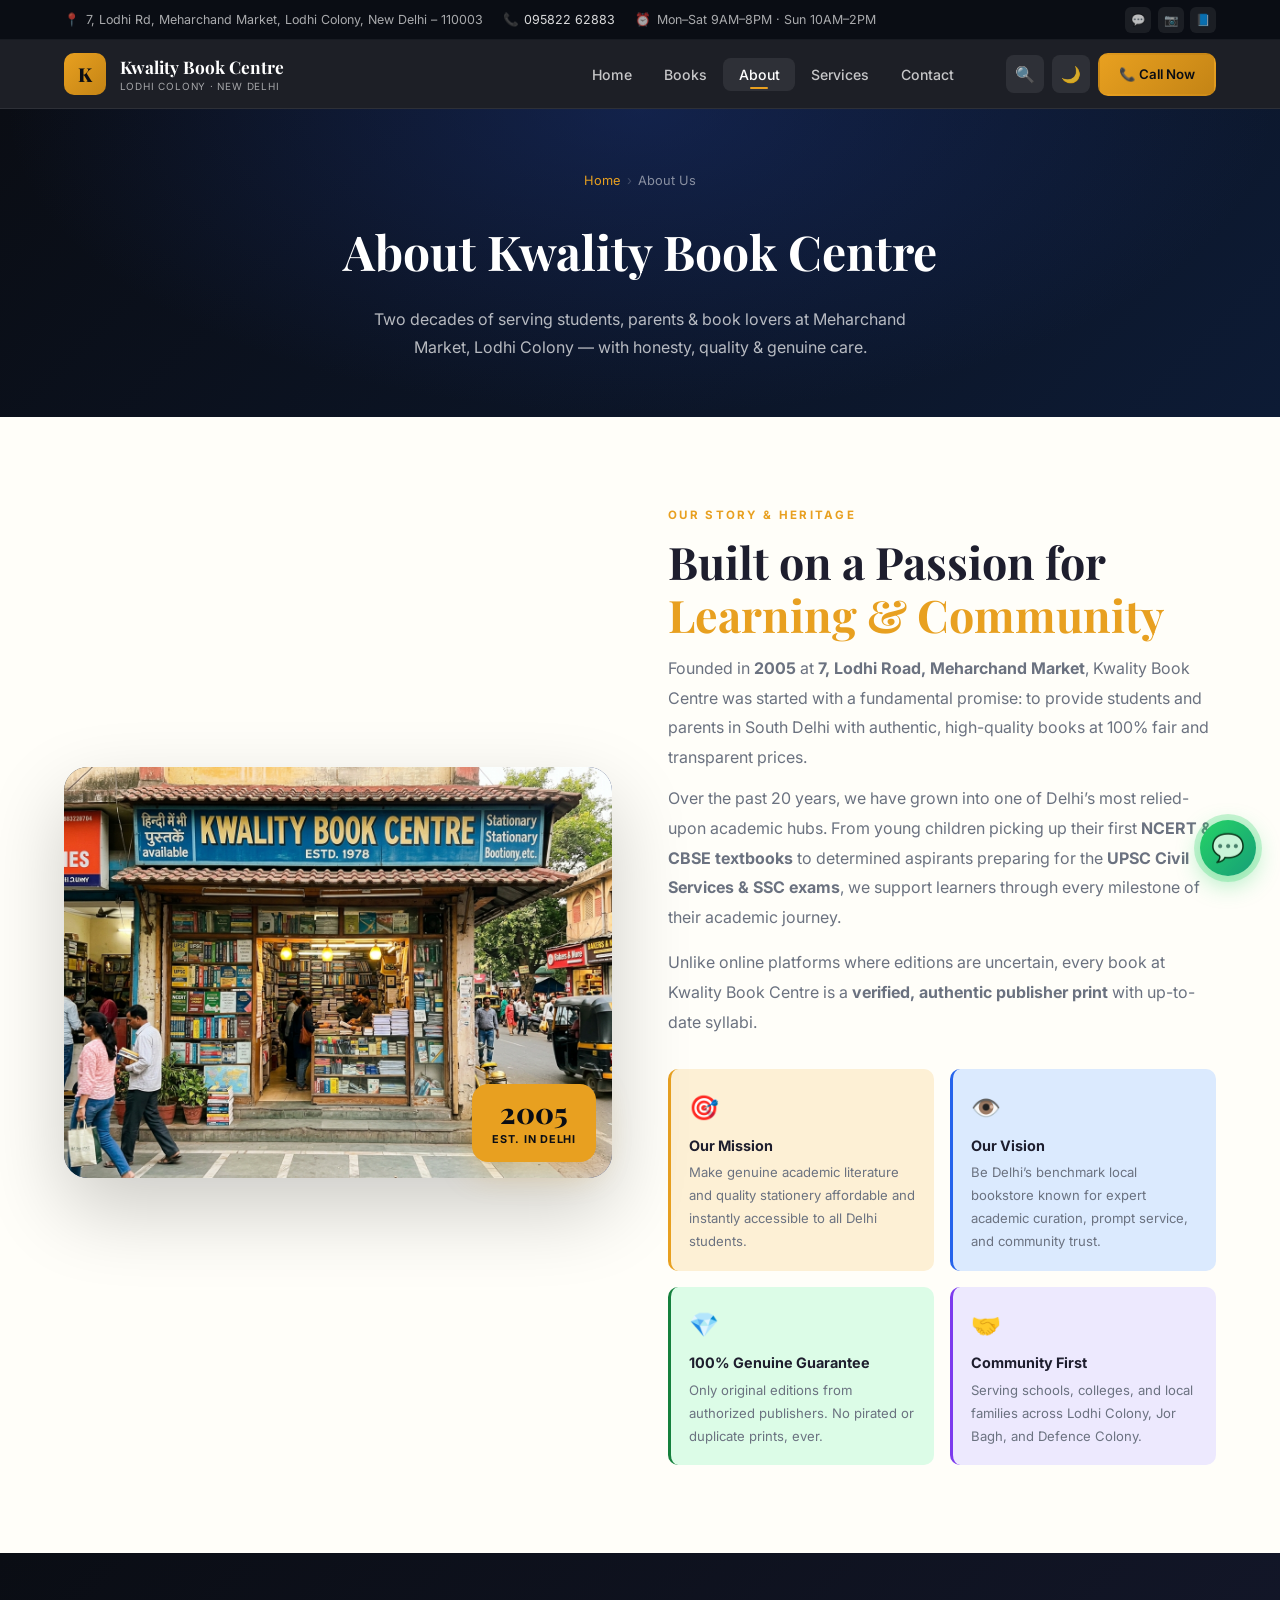
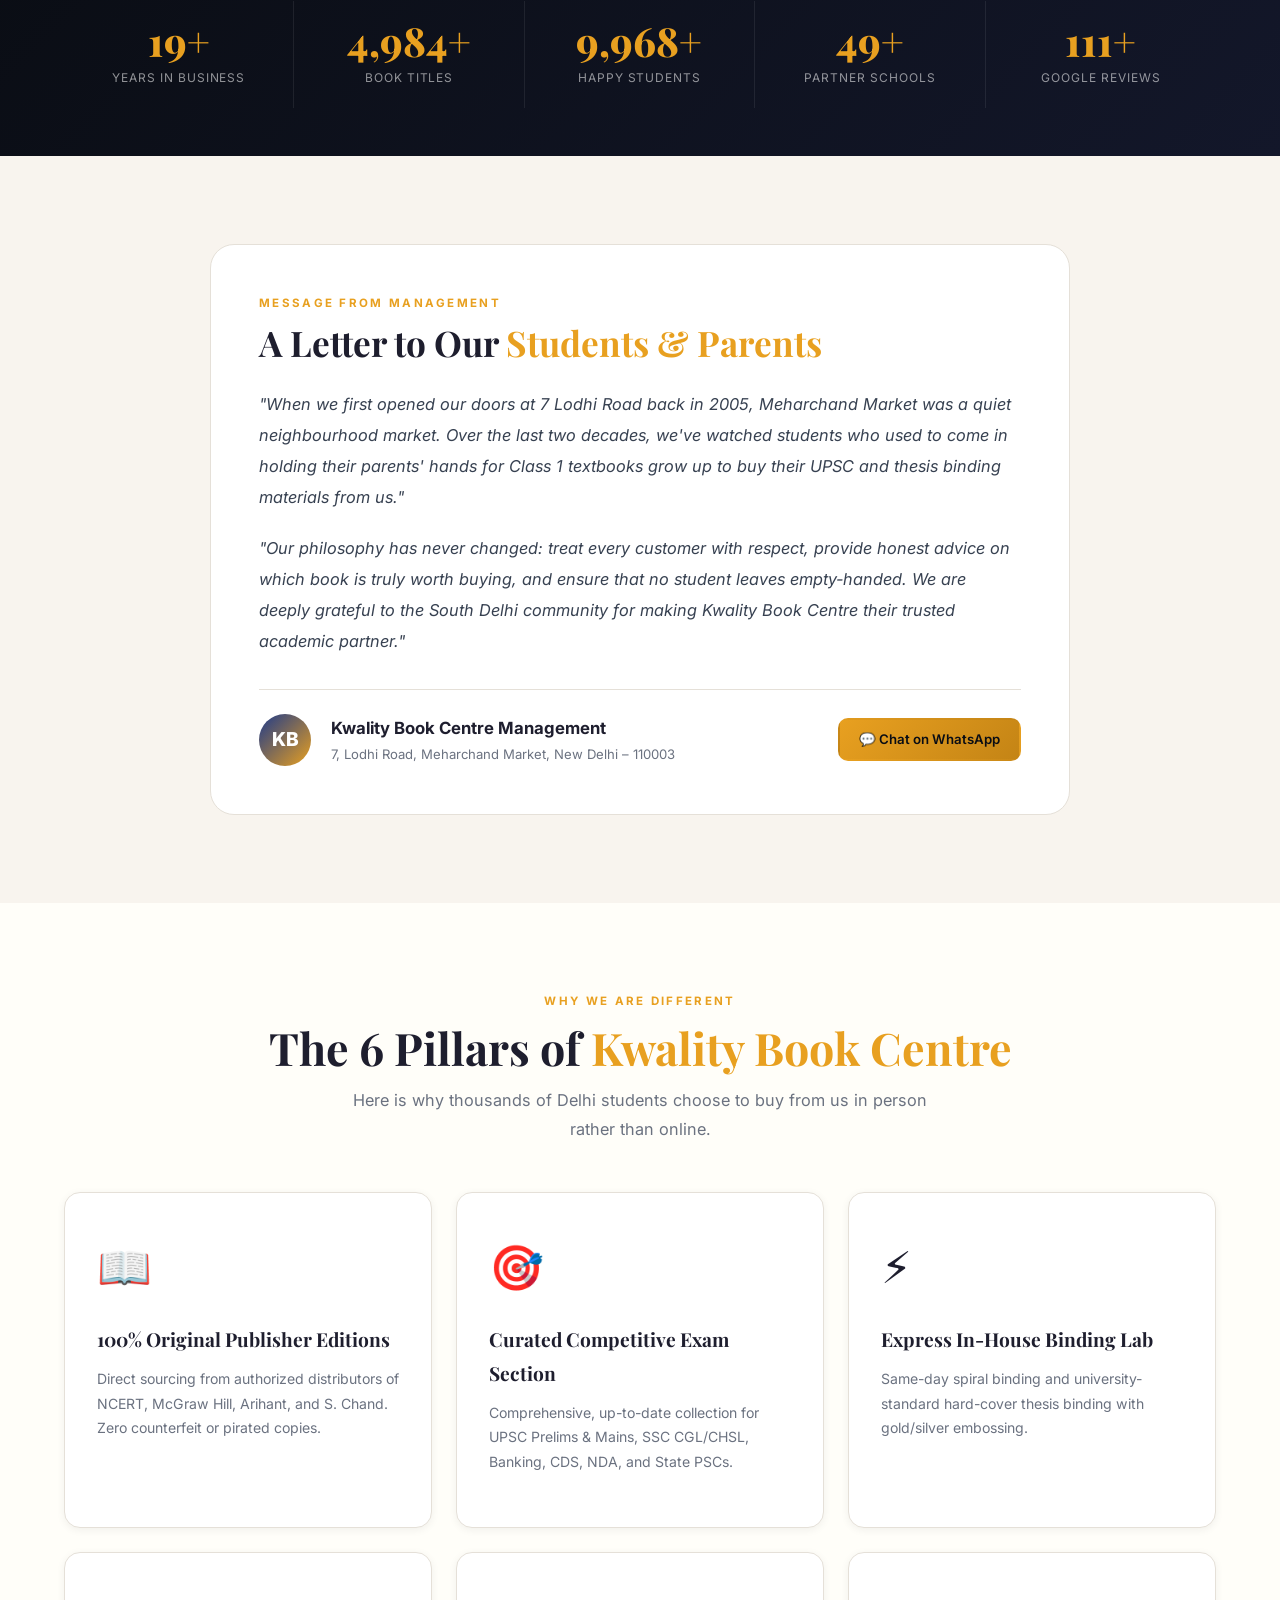
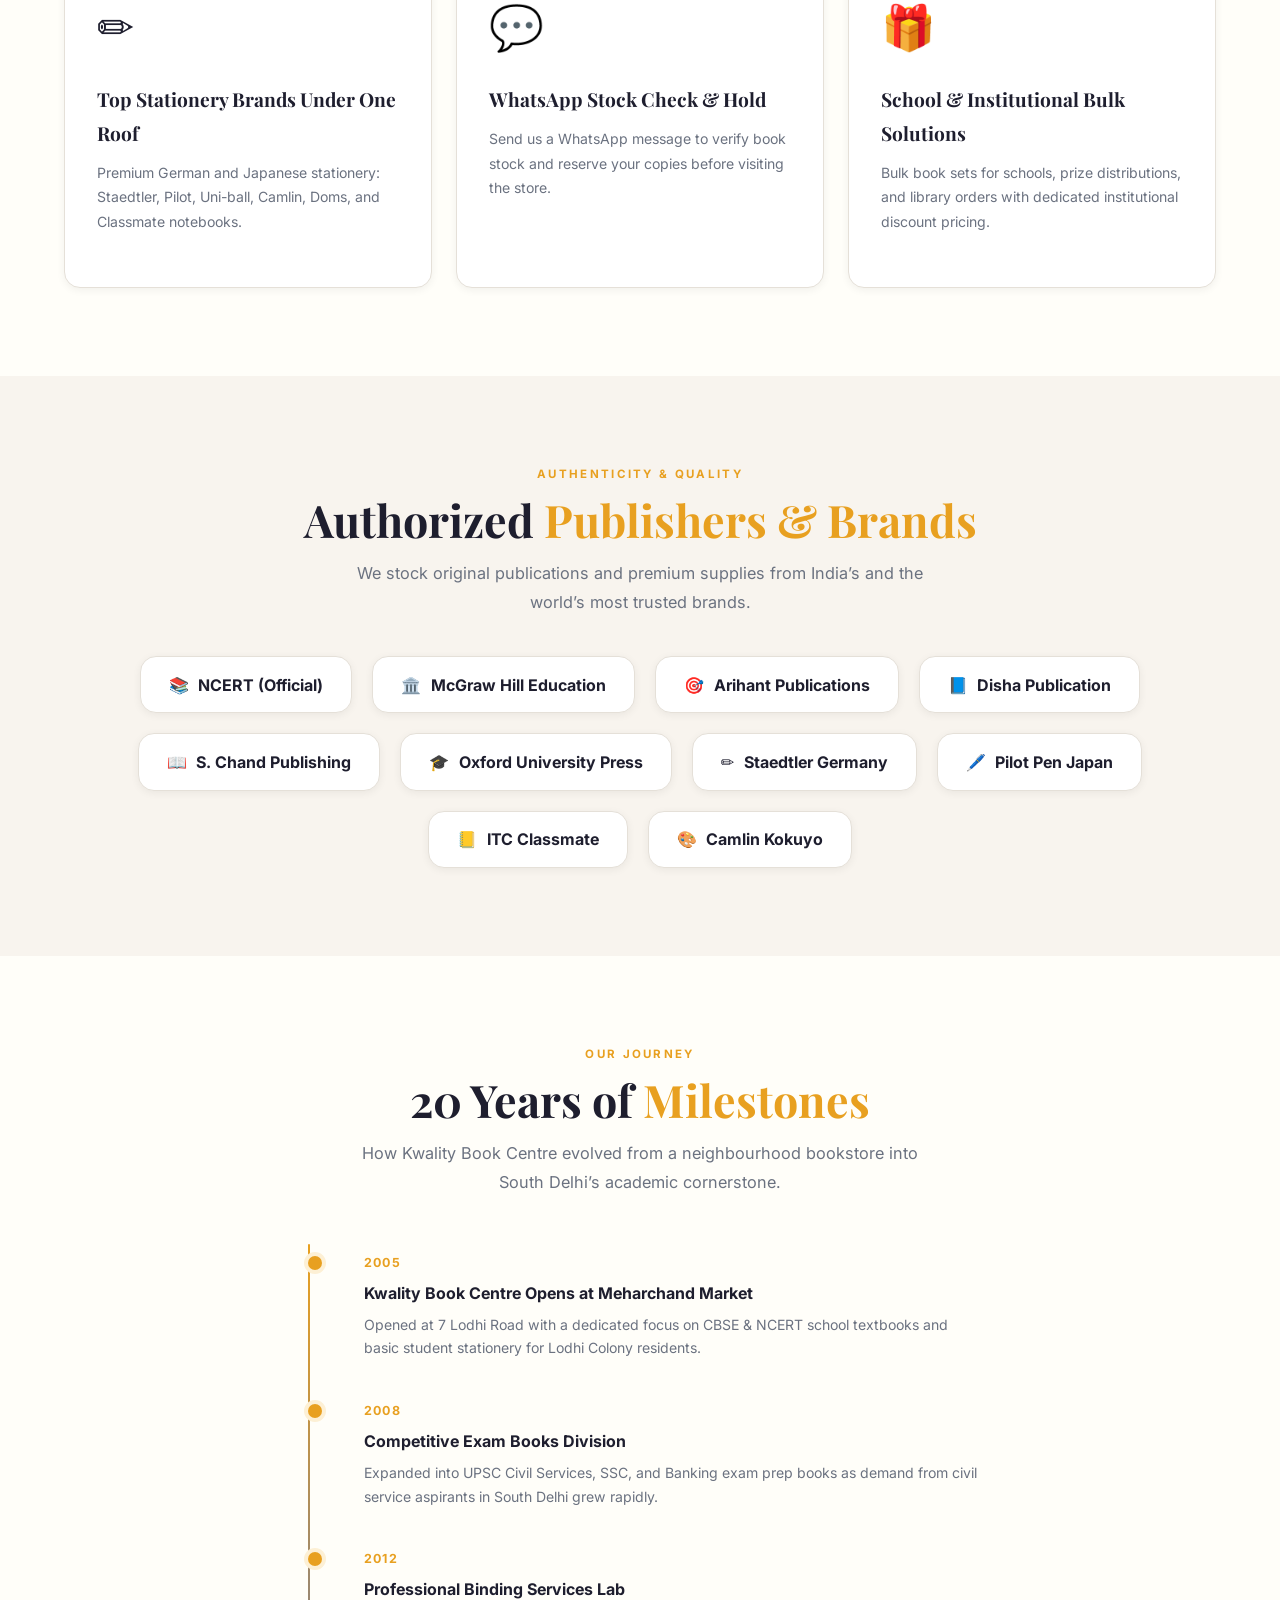
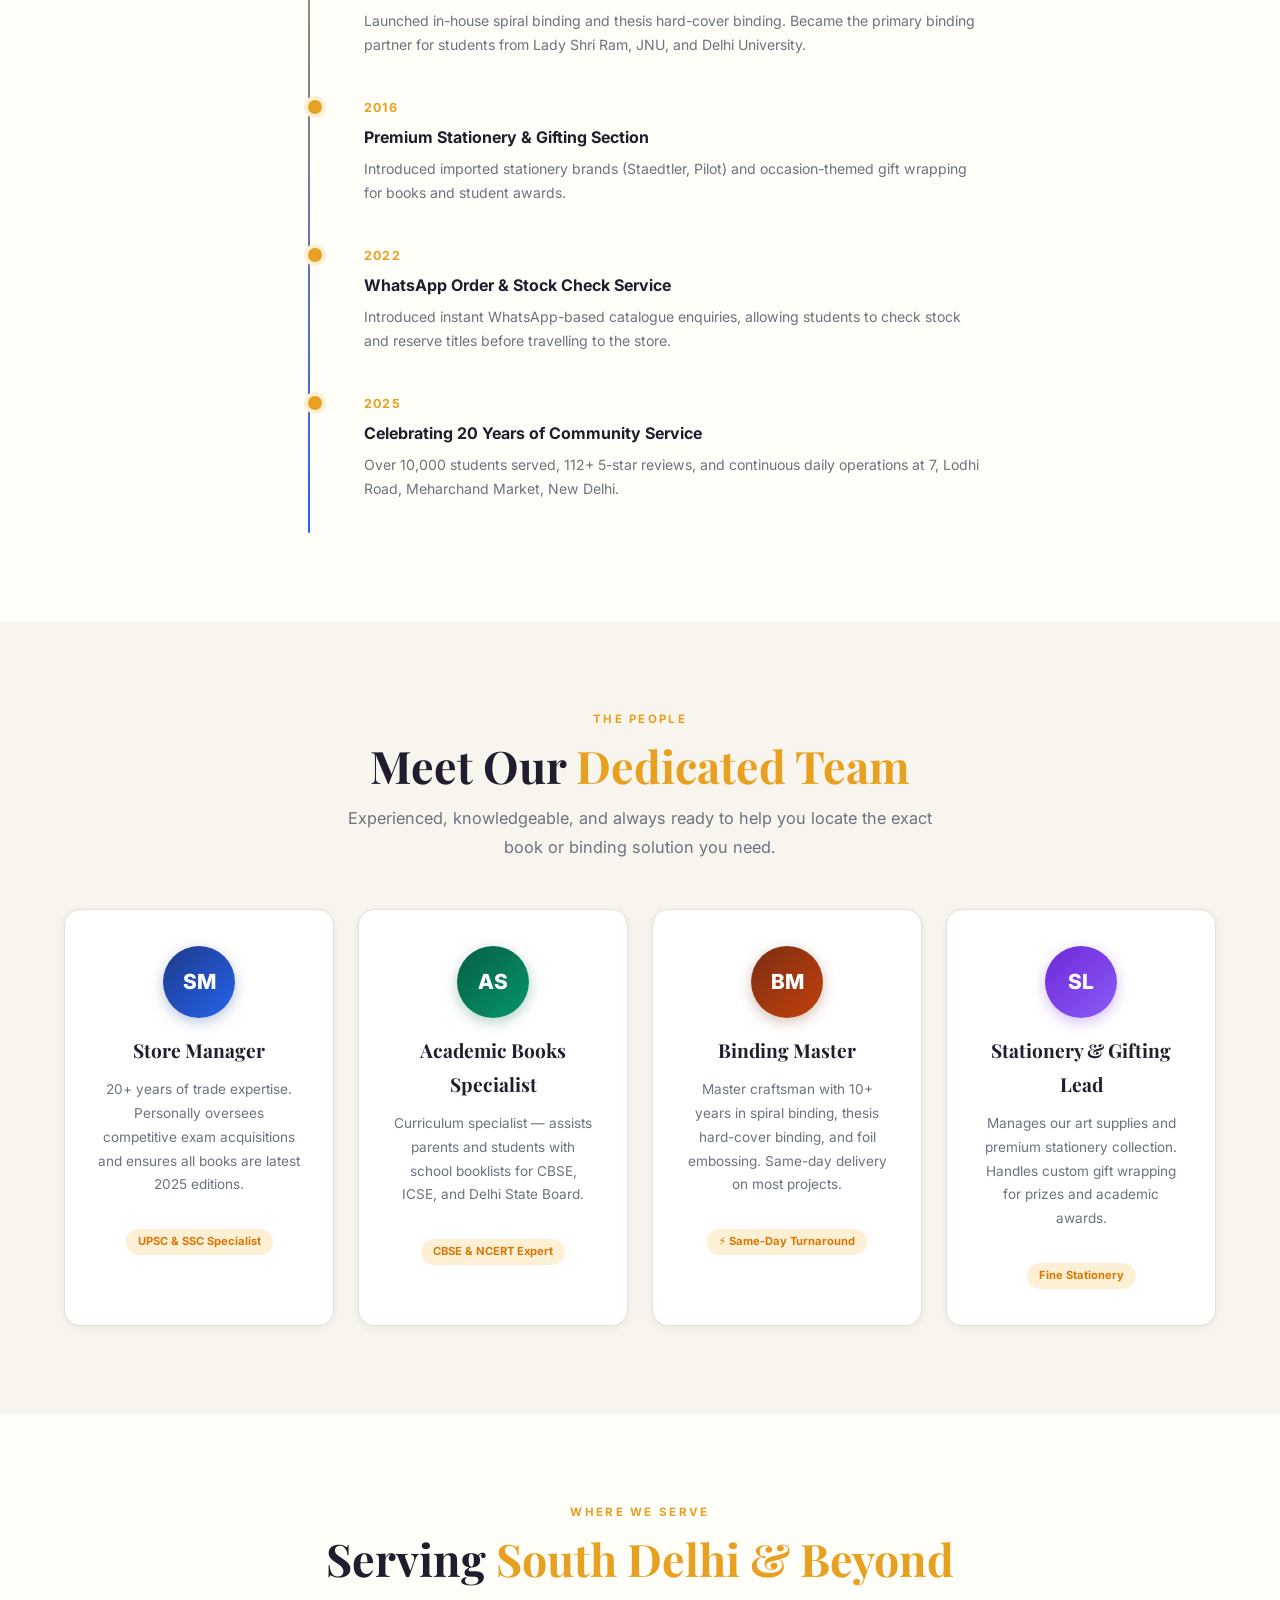
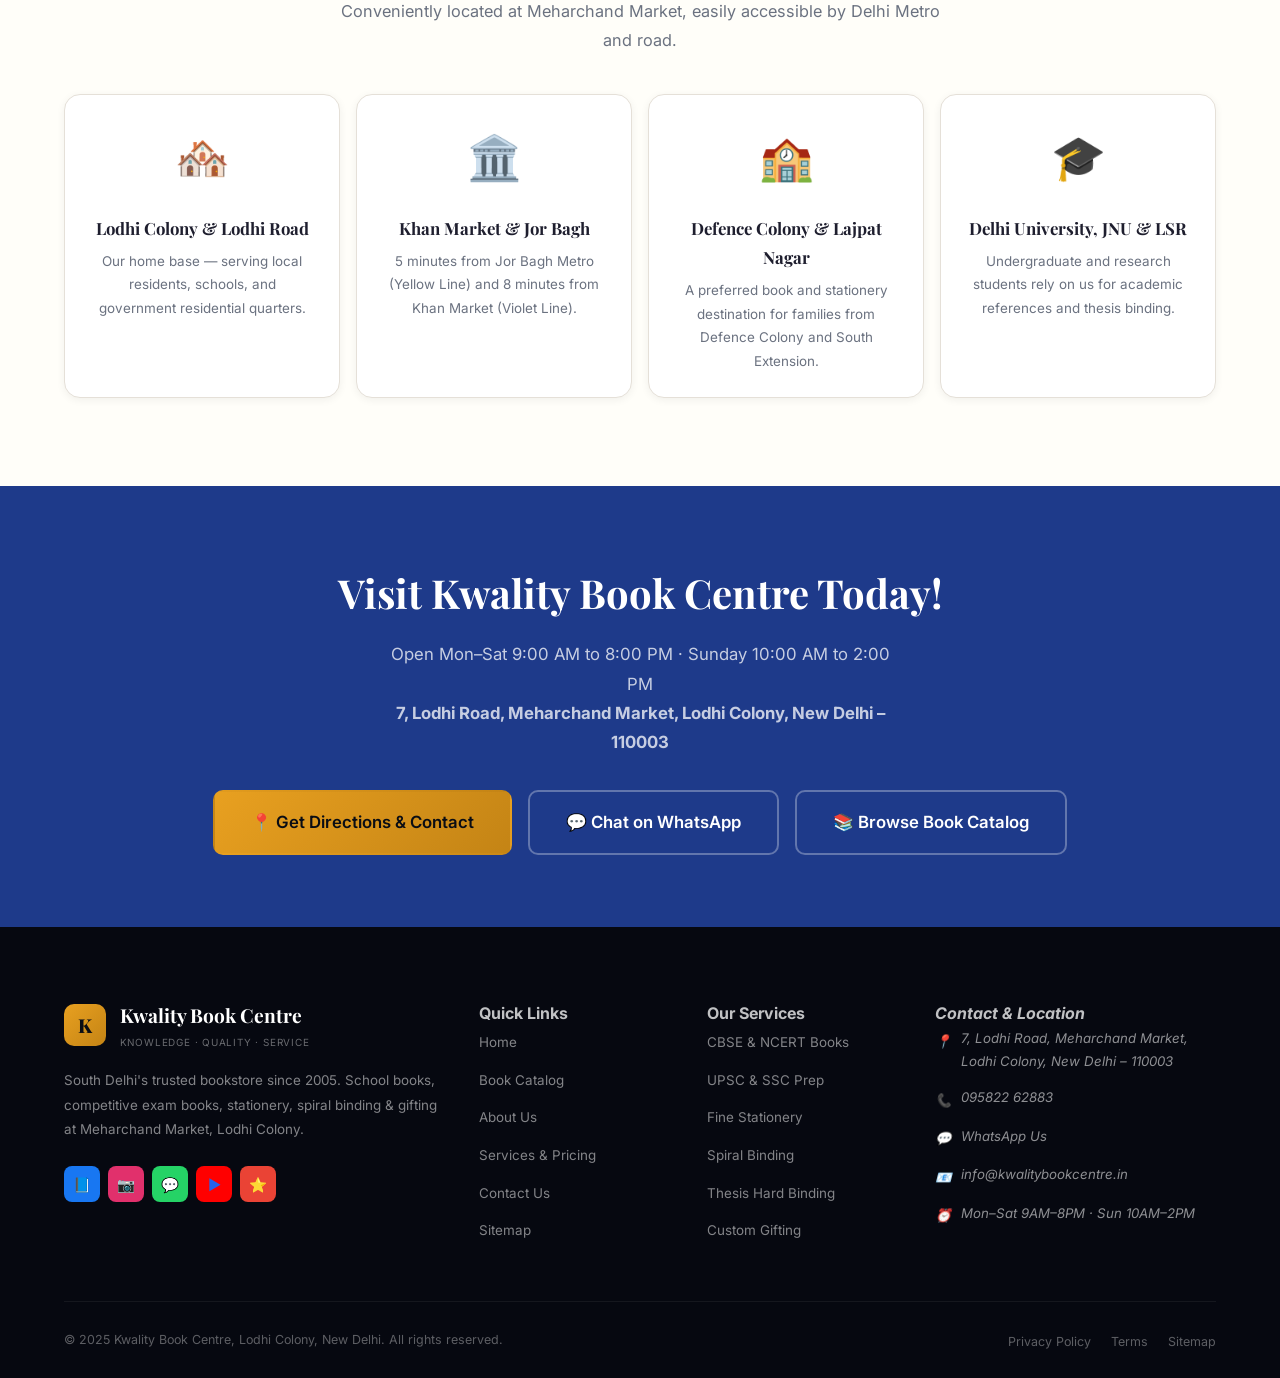
<file: about.html>
<!DOCTYPE html>
<html lang="en" data-theme="light">
<head>
  <meta charset="UTF-8" />
  <meta name="viewport" content="width=device-width, initial-scale=1.0" />
  <title>About Us | Kwality Book Centre — 20+ Years Serving Lodhi Colony, New Delhi</title>
  <meta name="description" content="Discover the story of Kwality Book Centre — established 2005 at 7 Lodhi Road, Meharchand Market, Lodhi Colony, New Delhi. Authorized dealer of NCERT, McGraw Hill, Arihant with in-house binding and stationery." />
  <meta name="keywords" content="About Kwality Book Centre, bookstore Lodhi Colony history, Meharchand Market bookshop, NCERT authorized dealer Delhi, UPSC book store South Delhi, binding services Lodhi Road" />
  <link rel="canonical" href="https://kwalitybookcentre.in/about.html" />
  <link rel="preconnect" href="https://fonts.googleapis.com" /><link rel="preconnect" href="https://fonts.gstatic.com" crossorigin />
  <link rel="icon" href="data:image/svg+xml,<svg xmlns='http://www.w3.org/2000/svg' viewBox='0 0 100 100'><text y='.9em' font-size='90'>📚</text></svg>" />
  <link rel="stylesheet" href="css/style.css" />
  
  <!-- Open Graph -->
  <meta property="og:type" content="website" />
  <meta property="og:url" content="https://kwalitybookcentre.in/about.html" />
  <meta property="og:title" content="About Kwality Book Centre — 20+ Years of Academic Excellence in Delhi" />
  <meta property="og:description" content="Founded in 2005 at Meharchand Market, Lodhi Colony. Trusted by 10,000+ students for genuine school books, UPSC prep, stationery, and same-day binding." />
  <meta property="og:image" content="https://kwalitybookcentre.in/images/og-about.jpg" />

  <script type="application/ld+json">
  {
    "@context":"https://schema.org",
    "@type":"AboutPage",
    "name":"About Kwality Book Centre",
    "url":"https://kwalitybookcentre.in/about.html",
    "description":"Kwality Book Centre has been serving Lodhi Colony, South Delhi since 2005 with school books, competitive exam books, stationery, and professional binding.",
    "mainEntity":{
      "@type":"BookStore",
      "name":"Kwality Book Centre",
      "foundingDate":"2005",
      "telephone":"+91-9582262883",
      "email":"info@kwalitybookcentre.in",
      "address":{
        "@type":"PostalAddress",
        "streetAddress":"7, Lodhi Road, Meharchand Market",
        "addressLocality":"Lodhi Colony",
        "addressRegion":"New Delhi",
        "postalCode":"110003",
        "addressCountry":"IN"
      },
      "geo":{
        "@type":"GeoCoordinates",
        "latitude":"28.5934",
        "longitude":"77.2233"
      }
    }
  }
  </script>
</head>
<body>

<a href="#main" class="skip-link">Skip to main content</a>
<div id="scrollProgress" role="progressbar" aria-label="Reading progress"></div>

<!-- Search Overlay -->
<div class="search-overlay" id="searchOverlay" role="dialog" aria-modal="true">
  <button class="search-close" id="searchClose" aria-label="Close search">✕</button>
  <div class="search-overlay-inner">
    <div class="search-box">
      <span class="search-icon-left" aria-hidden="true">🔍</span>
      <input type="search" class="search-input" id="searchInput" placeholder="Search books, authors, publishers…" autocomplete="off" />
    </div>
    <div class="search-results" id="searchResults"><p class="search-hint">Start typing to search…</p></div>
  </div>
</div>

<!-- Top Bar -->
<div class="top-bar">
  <div class="container">
    <div class="top-info">
      <span class="top-info-item"><span aria-hidden="true">📍</span> 7, Lodhi Rd, Meharchand Market, Lodhi Colony, New Delhi – 110003</span>
      <span class="top-info-item"><span aria-hidden="true">📞</span> <a href="tel:+919582262883">095822 62883</a></span>
      <span class="top-info-item"><span aria-hidden="true">⏰</span> Mon–Sat 9AM–8PM · Sun 10AM–2PM</span>
    </div>
    <div class="top-social">
      <a href="https://wa.me/919582262883" target="_blank" rel="noopener noreferrer" aria-label="WhatsApp">💬</a>
      <a href="https://instagram.com/kwalitybookcentre" target="_blank" rel="noopener noreferrer" aria-label="Instagram">📷</a>
      <a href="https://facebook.com/kwalitybookcentre" target="_blank" rel="noopener noreferrer" aria-label="Facebook">📘</a>
    </div>
  </div>
</div>

<!-- Navbar -->
<nav class="navbar" role="navigation" aria-label="Primary navigation">
  <div class="container" style="display:flex;align-items:center;height:68px;gap:1.5rem;">
    <a href="index.html" class="nav-brand">
      <div class="nav-logo" aria-hidden="true">K</div>
      <div class="nav-title">
        <div class="name">Kwality Book Centre</div>
        <div class="tag">Lodhi Colony · New Delhi</div>
      </div>
    </a>
    <ul class="nav-links" id="primaryNav" style="display:flex;" role="list">
      <li><a class="nav-link"        href="index.html">Home</a></li>
      <li><a class="nav-link"        href="books.html">Books</a></li>
      <li><a class="nav-link active" href="about.html" aria-current="page">About</a></li>
      <li><a class="nav-link"        href="services.html">Services</a></li>
      <li><a class="nav-link"        href="contact.html">Contact</a></li>
    </ul>
    <div class="nav-actions">
      <button class="nav-btn-icon open-search" aria-label="Search books">🔍</button>
      <button class="nav-btn-icon theme-toggle" aria-label="Toggle theme">🌙</button>
      <a class="btn btn-gold btn-sm" href="tel:+919582262883">📞 Call Now</a>
    </div>
    <button class="hamburger" id="hamburger" aria-label="Open menu" aria-expanded="false" aria-controls="primaryNav">
      <span></span><span></span><span></span>
    </button>
  </div>
</nav>

<!-- Page Hero -->
<section class="page-hero" aria-labelledby="about-h1">
  <div class="container">
    <nav class="breadcrumb" aria-label="Breadcrumb">
      <a href="index.html">Home</a><span class="breadcrumb-sep" aria-hidden="true"> › </span><span aria-current="page">About Us</span>
    </nav>
    <h1 id="about-h1">About Kwality Book Centre</h1>
    <p>Two decades of serving students, parents &amp; book lovers at Meharchand Market, Lodhi Colony — with honesty, quality &amp; genuine care.</p>
  </div>
</section>

<main id="main">

  <!-- ═══════════════════ OUR STORY & FOUNDATION ═══════════════════ -->
  <section class="section-pad" aria-labelledby="story-h2">
    <div class="container">
      <div class="why-grid">
        <div class="store-photo-wrap reveal-l">
          <div class="store-photo-img">
            <img src="images/kwality-storefront.jpg"
                 alt="Kwality Book Centre storefront at 7 Lodhi Road, Meharchand Market, Lodhi Colony, New Delhi"
                 width="720" height="540" loading="eager" />
          </div>
          <div class="photo-card" aria-label="Established 2005">
            <div class="photo-card-num">2005</div>
            <div class="photo-card-lbl">Est. in Delhi</div>
          </div>
        </div>

        <div class="reveal-r">
          <span class="section-eye">Our Story &amp; Heritage</span>
          <h2 class="section-h" id="story-h2">Built on a Passion for <span class="hl">Learning &amp; Community</span></h2>
          <p style="color:var(--muted);margin:.75rem 0;line-height:1.85;">
            Founded in <strong>2005</strong> at <strong>7, Lodhi Road, Meharchand Market</strong>, Kwality Book Centre was started with a fundamental promise: to provide students and parents in South Delhi with authentic, high-quality books at 100% fair and transparent prices.
          </p>
          <p style="color:var(--muted);margin-bottom:1rem;line-height:1.85;">
            Over the past 20 years, we have grown into one of Delhi’s most relied-upon academic hubs. From young children picking up their first <strong>NCERT &amp; CBSE textbooks</strong> to determined aspirants preparing for the <strong>UPSC Civil Services &amp; SSC exams</strong>, we support learners through every milestone of their academic journey.
          </p>
          <p style="color:var(--muted);margin-bottom:2rem;line-height:1.85;">
            Unlike online platforms where editions are uncertain, every book at Kwality Book Centre is a <strong>verified, authentic publisher print</strong> with up-to-date syllabi.
          </p>

          <div style="display:grid;grid-template-columns:repeat(auto-fit,minmax(200px,1fr));gap:1rem;">
            <div style="background:var(--gold-pale);border-radius:var(--radius);padding:1.1rem;border-left:3.5px solid var(--gold);">
              <div style="font-size:1.5rem;margin-bottom:.25rem;" aria-hidden="true">🎯</div>
              <h4 style="font-size:.9rem;color:var(--text);font-weight:700;">Our Mission</h4>
              <p style="font-size:.82rem;color:var(--muted);margin-top:.2rem;">Make genuine academic literature and quality stationery affordable and instantly accessible to all Delhi students.</p>
            </div>
            <div style="background:var(--royal-pale);border-radius:var(--radius);padding:1.1rem;border-left:3.5px solid var(--royal-mid);">
              <div style="font-size:1.5rem;margin-bottom:.25rem;" aria-hidden="true">👁️</div>
              <h4 style="font-size:.9rem;color:var(--text);font-weight:700;">Our Vision</h4>
              <p style="font-size:.82rem;color:var(--muted);margin-top:.2rem;">Be Delhi’s benchmark local bookstore known for expert academic curation, prompt service, and community trust.</p>
            </div>
            <div style="background:var(--green-pale);border-radius:var(--radius);padding:1.1rem;border-left:3.5px solid var(--green);">
              <div style="font-size:1.5rem;margin-bottom:.25rem;" aria-hidden="true">💎</div>
              <h4 style="font-size:.9rem;color:var(--text);font-weight:700;">100% Genuine Guarantee</h4>
              <p style="font-size:.82rem;color:var(--muted);margin-top:.2rem;">Only original editions from authorized publishers. No pirated or duplicate prints, ever.</p>
            </div>
            <div style="background:var(--purple-pale);border-radius:var(--radius);padding:1.1rem;border-left:3.5px solid var(--purple);">
              <div style="font-size:1.5rem;margin-bottom:.25rem;" aria-hidden="true">🤝</div>
              <h4 style="font-size:.9rem;color:var(--text);font-weight:700;">Community First</h4>
              <p style="font-size:.82rem;color:var(--muted);margin-top:.2rem;">Serving schools, colleges, and local families across Lodhi Colony, Jor Bagh, and Defence Colony.</p>
            </div>
          </div>
        </div>
      </div>
    </div>
  </section>

  <!-- ═══════════════════ STATS BAR ═══════════════════ -->
  <div class="stats-bar" aria-label="Key bookstore statistics">
    <div class="stats-grid container">
      <div class="stat-item reveal"><div class="stat-num"><span data-count="20">0</span><span class="stat-plus">+</span></div><div class="stat-lbl">Years in Business</div></div>
      <div class="stat-item reveal"><div class="stat-num"><span data-count="5000">0</span><span class="stat-plus">+</span></div><div class="stat-lbl">Book Titles</div></div>
      <div class="stat-item reveal"><div class="stat-num"><span data-count="10000">0</span><span class="stat-plus">+</span></div><div class="stat-lbl">Happy Students</div></div>
      <div class="stat-item reveal"><div class="stat-num"><span data-count="50">0</span><span class="stat-plus">+</span></div><div class="stat-lbl">Partner Schools</div></div>
      <div class="stat-item reveal"><div class="stat-num"><span data-count="112">0</span><span class="stat-plus">+</span></div><div class="stat-lbl">Google Reviews</div></div>
    </div>
  </div>

  <!-- ═══════════════════ FOUNDER'S MESSAGE ═══════════════════ -->
  <section class="section-pad" style="background:var(--paper2);" aria-labelledby="founder-h2">
    <div class="container">
      <div style="max-width:860px;margin:0 auto;background:var(--card-bg);border:1px solid var(--border);border-radius:var(--radius-xl);padding:3rem;box-shadow:var(--shadow-md);position:relative;" class="reveal">
        <span class="section-eye">Message from Management</span>
        <h2 class="section-h" id="founder-h2" style="font-size:clamp(1.5rem,3vw,2.2rem);margin-bottom:1.5rem;">
          A Letter to Our <span class="hl">Students &amp; Parents</span>
        </h2>
        <div style="font-size:1.02rem;line-height:1.9;color:var(--text-2);font-style:italic;">
          <p style="margin-bottom:1.25rem;">
            "When we first opened our doors at 7 Lodhi Road back in 2005, Meharchand Market was a quiet neighbourhood market. Over the last two decades, we've watched students who used to come in holding their parents' hands for Class 1 textbooks grow up to buy their UPSC and thesis binding materials from us."
          </p>
          <p style="margin-bottom:1.25rem;">
            "Our philosophy has never changed: treat every customer with respect, provide honest advice on which book is truly worth buying, and ensure that no student leaves empty-handed. We are deeply grateful to the South Delhi community for making Kwality Book Centre their trusted academic partner."
          </p>
        </div>
        <div style="display:flex;align-items:center;gap:1.25rem;margin-top:2rem;padding-top:1.5rem;border-top:1px solid var(--border);">
          <div style="width:52px;height:52px;border-radius:50%;background:linear-gradient(135deg,var(--royal),var(--gold));display:flex;align-items:center;justify-content:center;font-weight:800;color:#fff;font-size:1.2rem;">
            KB
          </div>
          <div>
            <div style="font-weight:700;color:var(--text);font-size:1.05rem;">Kwality Book Centre Management</div>
            <div style="color:var(--muted);font-size:.82rem;">7, Lodhi Road, Meharchand Market, New Delhi – 110003</div>
          </div>
          <div style="margin-left:auto;">
            <a href="https://wa.me/919582262883" target="_blank" rel="noopener noreferrer" class="btn btn-sm btn-gold">💬 Chat on WhatsApp</a>
          </div>
        </div>
      </div>
    </div>
  </section>

  <!-- ═══════════════════ 6 PILLARS / WHY WE ARE DIFFERENT ═══════════════════ -->
  <section class="section-pad" aria-labelledby="pillars-h2">
    <div class="container">
      <div class="text-c reveal">
        <span class="section-eye">Why We Are Different</span>
        <h2 class="section-h" id="pillars-h2">The 6 Pillars of <span class="hl">Kwality Book Centre</span></h2>
        <p class="section-sub">Here is why thousands of Delhi students choose to buy from us in person rather than online.</p>
      </div>

      <div style="display:grid;grid-template-columns:repeat(auto-fill,minmax(320px,1fr));gap:1.5rem;margin-top:3rem;">
        <div class="service-card reveal">
          <div class="svc-icon" aria-hidden="true">📖</div>
          <h3 class="svc-title">100% Original Publisher Editions</h3>
          <p class="svc-desc">Direct sourcing from authorized distributors of NCERT, McGraw Hill, Arihant, and S. Chand. Zero counterfeit or pirated copies.</p>
        </div>

        <div class="service-card reveal">
          <div class="svc-icon" aria-hidden="true">🎯</div>
          <h3 class="svc-title">Curated Competitive Exam Section</h3>
          <p class="svc-desc">Comprehensive, up-to-date collection for UPSC Prelims &amp; Mains, SSC CGL/CHSL, Banking, CDS, NDA, and State PSCs.</p>
        </div>

        <div class="service-card reveal">
          <div class="svc-icon" aria-hidden="true">⚡</div>
          <h3 class="svc-title">Express In-House Binding Lab</h3>
          <p class="svc-desc">Same-day spiral binding and university-standard hard-cover thesis binding with gold/silver embossing.</p>
        </div>

        <div class="service-card reveal">
          <div class="svc-icon" aria-hidden="true">✏️</div>
          <h3 class="svc-title">Top Stationery Brands Under One Roof</h3>
          <p class="svc-desc">Premium German and Japanese stationery: Staedtler, Pilot, Uni-ball, Camlin, Doms, and Classmate notebooks.</p>
        </div>

        <div class="service-card reveal">
          <div class="svc-icon" aria-hidden="true">💬</div>
          <h3 class="svc-title">WhatsApp Stock Check &amp; Hold</h3>
          <p class="svc-desc">Send us a WhatsApp message to verify book stock and reserve your copies before visiting the store.</p>
        </div>

        <div class="service-card reveal">
          <div class="svc-icon" aria-hidden="true">🎁</div>
          <h3 class="svc-title">School &amp; Institutional Bulk Solutions</h3>
          <p class="svc-desc">Bulk book sets for schools, prize distributions, and library orders with dedicated institutional discount pricing.</p>
        </div>
      </div>
    </div>
  </section>

  <!-- ═══════════════════ AUTHORIZED PUBLISHER PARTNERSHIPS ═══════════════════ -->
  <section class="section-pad" style="background:var(--paper2);" aria-labelledby="publishers-h2">
    <div class="container">
      <div class="text-c reveal">
        <span class="section-eye">Authenticity &amp; Quality</span>
        <h2 class="section-h" id="publishers-h2">Authorized <span class="hl">Publishers &amp; Brands</span></h2>
        <p class="section-sub">We stock original publications and premium supplies from India’s and the world’s most trusted brands.</p>
      </div>

      <div style="display:flex;flex-wrap:wrap;gap:1.25rem;justify-content:center;margin-top:2.5rem;" class="reveal">
        <div style="background:var(--card-bg);border:1px solid var(--border);padding:.85rem 1.75rem;border-radius:var(--radius-lg);font-weight:700;color:var(--text);box-shadow:var(--shadow-sm);display:flex;align-items:center;gap:.6rem;">
          <span>📚</span> NCERT (Official)
        </div>
        <div style="background:var(--card-bg);border:1px solid var(--border);padding:.85rem 1.75rem;border-radius:var(--radius-lg);font-weight:700;color:var(--text);box-shadow:var(--shadow-sm);display:flex;align-items:center;gap:.6rem;">
          <span>🏛️</span> McGraw Hill Education
        </div>
        <div style="background:var(--card-bg);border:1px solid var(--border);padding:.85rem 1.75rem;border-radius:var(--radius-lg);font-weight:700;color:var(--text);box-shadow:var(--shadow-sm);display:flex;align-items:center;gap:.6rem;">
          <span>🎯</span> Arihant Publications
        </div>
        <div style="background:var(--card-bg);border:1px solid var(--border);padding:.85rem 1.75rem;border-radius:var(--radius-lg);font-weight:700;color:var(--text);box-shadow:var(--shadow-sm);display:flex;align-items:center;gap:.6rem;">
          <span>📘</span> Disha Publication
        </div>
        <div style="background:var(--card-bg);border:1px solid var(--border);padding:.85rem 1.75rem;border-radius:var(--radius-lg);font-weight:700;color:var(--text);box-shadow:var(--shadow-sm);display:flex;align-items:center;gap:.6rem;">
          <span>📖</span> S. Chand Publishing
        </div>
        <div style="background:var(--card-bg);border:1px solid var(--border);padding:.85rem 1.75rem;border-radius:var(--radius-lg);font-weight:700;color:var(--text);box-shadow:var(--shadow-sm);display:flex;align-items:center;gap:.6rem;">
          <span>🎓</span> Oxford University Press
        </div>
        <div style="background:var(--card-bg);border:1px solid var(--border);padding:.85rem 1.75rem;border-radius:var(--radius-lg);font-weight:700;color:var(--text);box-shadow:var(--shadow-sm);display:flex;align-items:center;gap:.6rem;">
          <span>✏️</span> Staedtler Germany
        </div>
        <div style="background:var(--card-bg);border:1px solid var(--border);padding:.85rem 1.75rem;border-radius:var(--radius-lg);font-weight:700;color:var(--text);box-shadow:var(--shadow-sm);display:flex;align-items:center;gap:.6rem;">
          <span>🖊️</span> Pilot Pen Japan
        </div>
        <div style="background:var(--card-bg);border:1px solid var(--border);padding:.85rem 1.75rem;border-radius:var(--radius-lg);font-weight:700;color:var(--text);box-shadow:var(--shadow-sm);display:flex;align-items:center;gap:.6rem;">
          <span>📒</span> ITC Classmate
        </div>
        <div style="background:var(--card-bg);border:1px solid var(--border);padding:.85rem 1.75rem;border-radius:var(--radius-lg);font-weight:700;color:var(--text);box-shadow:var(--shadow-sm);display:flex;align-items:center;gap:.6rem;">
          <span>🎨</span> Camlin Kokuyo
        </div>
      </div>
    </div>
  </section>

  <!-- ═══════════════════ 20-YEAR TIMELINE ═══════════════════ -->
  <section class="section-pad" aria-labelledby="timeline-h2">
    <div class="container">
      <div class="text-c reveal">
        <span class="section-eye">Our Journey</span>
        <h2 class="section-h" id="timeline-h2">20 Years of <span class="hl">Milestones</span></h2>
        <p class="section-sub">How Kwality Book Centre evolved from a neighbourhood bookstore into South Delhi’s academic cornerstone.</p>
      </div>
      <div style="max-width:680px;margin:3rem auto 0;">
        <div class="timeline">
          <div class="timeline-item reveal">
            <div class="timeline-dot" aria-hidden="true"></div>
            <div class="timeline-year">2005</div>
            <div class="timeline-title">Kwality Book Centre Opens at Meharchand Market</div>
            <div class="timeline-text">Opened at 7 Lodhi Road with a dedicated focus on CBSE &amp; NCERT school textbooks and basic student stationery for Lodhi Colony residents.</div>
          </div>
          <div class="timeline-item reveal">
            <div class="timeline-dot" aria-hidden="true"></div>
            <div class="timeline-year">2008</div>
            <div class="timeline-title">Competitive Exam Books Division</div>
            <div class="timeline-text">Expanded into UPSC Civil Services, SSC, and Banking exam prep books as demand from civil service aspirants in South Delhi grew rapidly.</div>
          </div>
          <div class="timeline-item reveal">
            <div class="timeline-dot" aria-hidden="true"></div>
            <div class="timeline-year">2012</div>
            <div class="timeline-title">Professional Binding Services Lab</div>
            <div class="timeline-text">Launched in-house spiral binding and thesis hard-cover binding. Became the primary binding partner for students from Lady Shri Ram, JNU, and Delhi University.</div>
          </div>
          <div class="timeline-item reveal">
            <div class="timeline-dot" aria-hidden="true"></div>
            <div class="timeline-year">2016</div>
            <div class="timeline-title">Premium Stationery &amp; Gifting Section</div>
            <div class="timeline-text">Introduced imported stationery brands (Staedtler, Pilot) and occasion-themed gift wrapping for books and student awards.</div>
          </div>
          <div class="timeline-item reveal">
            <div class="timeline-dot" aria-hidden="true"></div>
            <div class="timeline-year">2022</div>
            <div class="timeline-title">WhatsApp Order &amp; Stock Check Service</div>
            <div class="timeline-text">Introduced instant WhatsApp-based catalogue enquiries, allowing students to check stock and reserve titles before travelling to the store.</div>
          </div>
          <div class="timeline-item reveal">
            <div class="timeline-dot" aria-hidden="true"></div>
            <div class="timeline-year">2025</div>
            <div class="timeline-title">Celebrating 20 Years of Community Service</div>
            <div class="timeline-text">Over 10,000 students served, 112+ 5-star reviews, and continuous daily operations at 7, Lodhi Road, Meharchand Market, New Delhi.</div>
          </div>
        </div>
      </div>
    </div>
  </section>

  <!-- ═══════════════════ MEET THE TEAM ═══════════════════ -->
  <section class="section-pad" style="background:var(--paper2);" aria-labelledby="team-h2">
    <div class="container">
      <div class="text-c reveal">
        <span class="section-eye">The People</span>
        <h2 class="section-h" id="team-h2">Meet Our <span class="hl">Dedicated Team</span></h2>
        <p class="section-sub">Experienced, knowledgeable, and always ready to help you locate the exact book or binding solution you need.</p>
      </div>
      <div style="display:grid;grid-template-columns:repeat(auto-fill,minmax(250px,1fr));gap:1.5rem;margin-top:3rem;">
        <div class="service-card reveal" style="text-align:center;">
          <div style="width:72px;height:72px;border-radius:50%;background:linear-gradient(135deg,#1e3a8a,#2563eb);margin:0 auto 1rem;display:flex;align-items:center;justify-content:center;font-size:1.3rem;font-weight:800;color:#fff;box-shadow:0 4px 14px rgba(30,58,138,.3);">SM</div>
          <h3 class="svc-title">Store Manager</h3>
          <p class="svc-desc" style="font-size:.85rem;">20+ years of trade expertise. Personally oversees competitive exam acquisitions and ensures all books are latest 2025 editions.</p>
          <span class="svc-badge">UPSC &amp; SSC Specialist</span>
        </div>
        <div class="service-card reveal" style="text-align:center;">
          <div style="width:72px;height:72px;border-radius:50%;background:linear-gradient(135deg,#065f46,#059669);margin:0 auto 1rem;display:flex;align-items:center;justify-content:center;font-size:1.3rem;font-weight:800;color:#fff;box-shadow:0 4px 14px rgba(6,95,70,.3);">AS</div>
          <h3 class="svc-title">Academic Books Specialist</h3>
          <p class="svc-desc" style="font-size:.85rem;">Curriculum specialist — assists parents and students with school booklists for CBSE, ICSE, and Delhi State Board.</p>
          <span class="svc-badge">CBSE &amp; NCERT Expert</span>
        </div>
        <div class="service-card reveal" style="text-align:center;">
          <div style="width:72px;height:72px;border-radius:50%;background:linear-gradient(135deg,#7c2d12,#c2410c);margin:0 auto 1rem;display:flex;align-items:center;justify-content:center;font-size:1.3rem;font-weight:800;color:#fff;box-shadow:0 4px 14px rgba(124,45,18,.3);">BM</div>
          <h3 class="svc-title">Binding Master</h3>
          <p class="svc-desc" style="font-size:.85rem;">Master craftsman with 10+ years in spiral binding, thesis hard-cover binding, and foil embossing. Same-day delivery on most projects.</p>
          <span class="svc-badge">⚡ Same-Day Turnaround</span>
        </div>
        <div class="service-card reveal" style="text-align:center;">
          <div style="width:72px;height:72px;border-radius:50%;background:linear-gradient(135deg,#6d28d9,#8b5cf6);margin:0 auto 1rem;display:flex;align-items:center;justify-content:center;font-size:1.3rem;font-weight:800;color:#fff;box-shadow:0 4px 14px rgba(109,40,217,.3);">SL</div>
          <h3 class="svc-title">Stationery &amp; Gifting Lead</h3>
          <p class="svc-desc" style="font-size:.85rem;">Manages our art supplies and premium stationery collection. Handles custom gift wrapping for prizes and academic awards.</p>
          <span class="svc-badge">Fine Stationery</span>
        </div>
      </div>
    </div>
  </section>

  <!-- ═══════════════════ AREAS WE SERVE ═══════════════════ -->
  <section class="section-pad" aria-labelledby="area-h2">
    <div class="container">
      <div class="text-c reveal">
        <span class="section-eye">Where We Serve</span>
        <h2 class="section-h" id="area-h2">Serving <span class="hl">South Delhi &amp; Beyond</span></h2>
        <p class="section-sub">Conveniently located at Meharchand Market, easily accessible by Delhi Metro and road.</p>
      </div>
      <div style="display:grid;grid-template-columns:repeat(auto-fill,minmax(240px,1fr));gap:1rem;margin-top:2.5rem;">
        <div class="service-card reveal" style="padding:1.5rem;text-align:center;">
          <div class="svc-icon" aria-hidden="true">🏘️</div>
          <h3 style="font-size:1.05rem;color:var(--text);margin-bottom:.4rem;font-family:'Playfair Display',serif;">Lodhi Colony &amp; Lodhi Road</h3>
          <p style="font-size:.84rem;color:var(--muted);">Our home base — serving local residents, schools, and government residential quarters.</p>
        </div>
        <div class="service-card reveal" style="padding:1.5rem;text-align:center;">
          <div class="svc-icon" aria-hidden="true">🏛️</div>
          <h3 style="font-size:1.05rem;color:var(--text);margin-bottom:.4rem;font-family:'Playfair Display',serif;">Khan Market &amp; Jor Bagh</h3>
          <p style="font-size:.84rem;color:var(--muted);">5 minutes from Jor Bagh Metro (Yellow Line) and 8 minutes from Khan Market (Violet Line).</p>
        </div>
        <div class="service-card reveal" style="padding:1.5rem;text-align:center;">
          <div class="svc-icon" aria-hidden="true">🏫</div>
          <h3 style="font-size:1.05rem;color:var(--text);margin-bottom:.4rem;font-family:'Playfair Display',serif;">Defence Colony &amp; Lajpat Nagar</h3>
          <p style="font-size:.84rem;color:var(--muted);">A preferred book and stationery destination for families from Defence Colony and South Extension.</p>
        </div>
        <div class="service-card reveal" style="padding:1.5rem;text-align:center;">
          <div class="svc-icon" aria-hidden="true">🎓</div>
          <h3 style="font-size:1.05rem;color:var(--text);margin-bottom:.4rem;font-family:'Playfair Display',serif;">Delhi University, JNU &amp; LSR</h3>
          <p style="font-size:.84rem;color:var(--muted);">Undergraduate and research students rely on us for academic references and thesis binding.</p>
        </div>
      </div>
    </div>
  </section>

  <!-- ═══════════════════ CTA BANNER ═══════════════════ -->
  <section style="background:var(--royal);padding:4.5rem 0;" aria-labelledby="about-cta-h2">
    <div class="container text-c">
      <h2 id="about-cta-h2" style="font-family:'Playfair Display',serif;color:#fff;font-size:clamp(1.8rem,4vw,2.5rem);margin-bottom:.75rem;">
        Visit Kwality Book Centre Today!
      </h2>
      <p style="color:rgba(255,255,255,.75);margin-bottom:2rem;max-width:520px;margin-inline:auto;font-size:1.05rem;">
        Open Mon–Sat 9:00 AM to 8:00 PM · Sunday 10:00 AM to 2:00 PM<br>
        <strong>7, Lodhi Road, Meharchand Market, Lodhi Colony, New Delhi – 110003</strong>
      </p>
      <div style="display:flex;gap:1rem;justify-content:center;flex-wrap:wrap;">
        <a href="contact.html" class="btn btn-gold btn-lg">📍 Get Directions &amp; Contact</a>
        <a href="https://wa.me/919582262883?text=Hi!%20I%20am%20enquiring%20about%20Kwality%20Book%20Centre." target="_blank" rel="noopener noreferrer" class="btn btn-ghost btn-lg">💬 Chat on WhatsApp</a>
        <a href="books.html" class="btn btn-ghost btn-lg">📚 Browse Book Catalog</a>
      </div>
    </div>
  </section>

</main>

<!-- Footer -->
<footer class="footer" role="contentinfo">
  <div class="container">
    <div class="footer-grid">
      <div>
        <div class="nav-brand" style="margin-bottom:1rem;">
          <div class="nav-logo" aria-hidden="true">K</div>
          <div class="nav-title">
            <div class="footer-brand-name">Kwality Book Centre</div>
            <div class="footer-brand-tag">Knowledge · Quality · Service</div>
          </div>
        </div>
        <p class="footer-desc">South Delhi's trusted bookstore since 2005. School books, competitive exam books, stationery, spiral binding &amp; gifting at Meharchand Market, Lodhi Colony.</p>
        <div class="footer-social">
          <a href="https://facebook.com/kwalitybookcentre"  target="_blank" rel="noopener noreferrer" style="background:#1877f2;" aria-label="Facebook"  title="Facebook"  class="footer-social-link">📘</a>
          <a href="https://instagram.com/kwalitybookcentre" target="_blank" rel="noopener noreferrer" style="background:#e1306c;" aria-label="Instagram" title="Instagram" class="footer-social-link">📷</a>
          <a href="https://wa.me/919582262883"              target="_blank" rel="noopener noreferrer" style="background:#25d366;" aria-label="WhatsApp"  title="WhatsApp"  class="footer-social-link">💬</a>
          <a href="https://youtube.com/@kwalitybookcentre"  target="_blank" rel="noopener noreferrer" style="background:#ff0000;" aria-label="YouTube"   title="YouTube"   class="footer-social-link">▶️</a>
          <a href="https://g.page/kwalitybookcentre"        target="_blank" rel="noopener noreferrer" style="background:#ea4335;" aria-label="Google"    title="Google Review" class="footer-social-link">⭐</a>
        </div>
      </div>
      <nav aria-label="Quick links">
        <h4>Quick Links</h4>
        <ul class="footer-links">
          <li><a href="index.html">Home</a></li>
          <li><a href="books.html">Book Catalog</a></li>
          <li><a href="about.html">About Us</a></li>
          <li><a href="services.html">Services &amp; Pricing</a></li>
          <li><a href="contact.html">Contact Us</a></li>
          <li><a href="sitemap.xml">Sitemap</a></li>
        </ul>
      </nav>
      <nav aria-label="Our services">
        <h4>Our Services</h4>
        <ul class="footer-links">
          <li><a href="books.html?cat=school">CBSE &amp; NCERT Books</a></li>
          <li><a href="books.html?cat=upsc">UPSC &amp; SSC Prep</a></li>
          <li><a href="books.html?cat=stationery">Fine Stationery</a></li>
          <li><a href="services.html">Spiral Binding</a></li>
          <li><a href="services.html">Thesis Hard Binding</a></li>
          <li><a href="services.html">Custom Gifting</a></li>
        </ul>
      </nav>
      <address>
        <h4>Contact &amp; Location</h4>
        <ul class="footer-contact-list">
          <li><span class="fi" aria-hidden="true">📍</span><span>7, Lodhi Road, Meharchand Market, Lodhi Colony, New Delhi – 110003</span></li>
          <li><span class="fi" aria-hidden="true">📞</span><a href="tel:+919582262883">095822 62883</a></li>
          <li><span class="fi" aria-hidden="true">💬</span><a href="https://wa.me/919582262883" target="_blank" rel="noopener noreferrer">WhatsApp Us</a></li>
          <li><span class="fi" aria-hidden="true">📧</span><a href="mailto:info@kwalitybookcentre.in">info@kwalitybookcentre.in</a></li>
          <li><span class="fi" aria-hidden="true">⏰</span><span>Mon–Sat 9AM–8PM · Sun 10AM–2PM</span></li>
        </ul>
      </address>
    </div>
  </div>
  <div class="footer-bottom">
    <div class="container">
      <p>© 2025 Kwality Book Centre, Lodhi Colony, New Delhi. All rights reserved.</p>
      <ul class="footer-bottom-links">
        <li><a href="#">Privacy Policy</a></li>
        <li><a href="#">Terms</a></li>
        <li><a href="sitemap.xml">Sitemap</a></li>
      </ul>
    </div>
  </div>
</footer>

<!-- WhatsApp Float -->
<a class="wa-float" href="https://wa.me/919582262883?text=Hi!%20I%20am%20visiting%20your%20website%20and%20want%20to%20know%20more%20about%20your%20books%20%26%20services."
   target="_blank" rel="noopener noreferrer" aria-label="Chat with us on WhatsApp" title="WhatsApp — Chat Now">💬</a>

<!-- Back to Top -->
<button id="backToTop" aria-label="Back to top" title="Back to top">▲</button>

<div class="toast-container" aria-live="polite"></div>

<script src="js/books-data.js"></script>
<script src="js/main.js"></script>
</body>
</html>
</file>
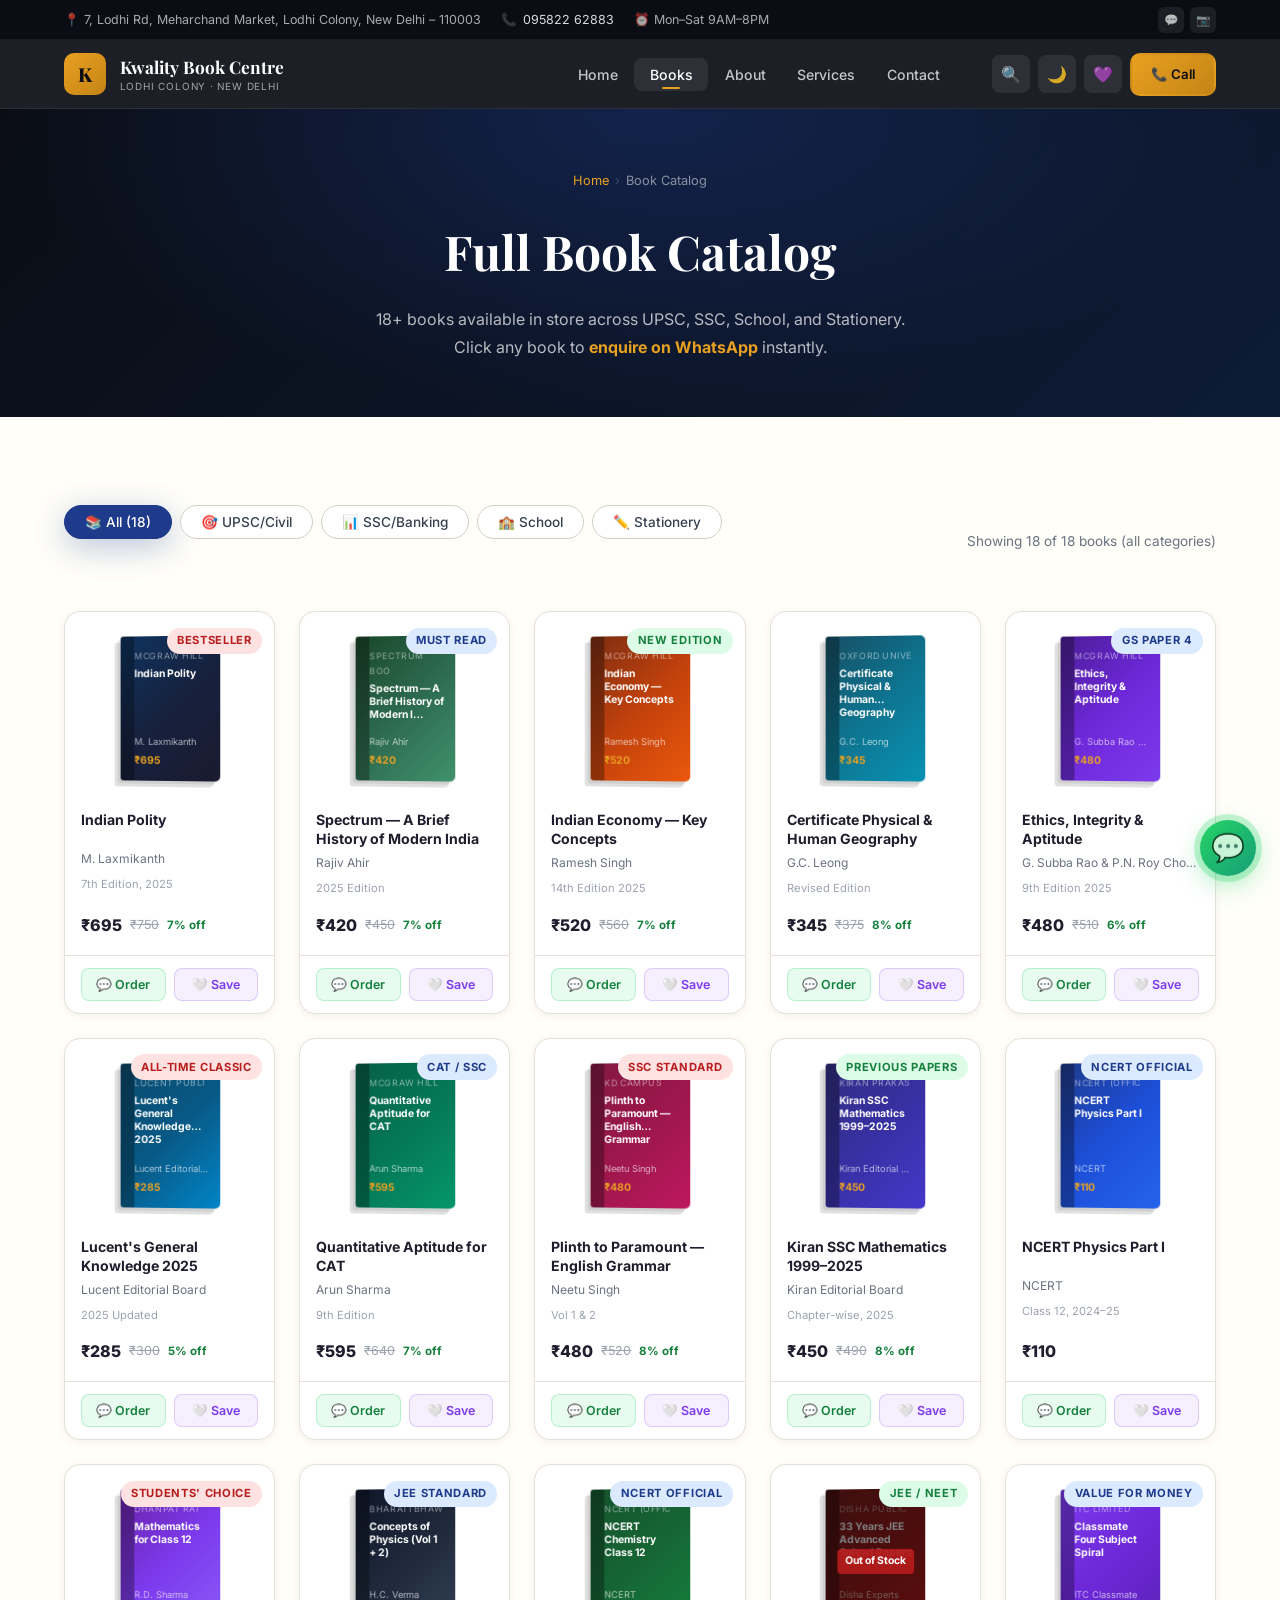
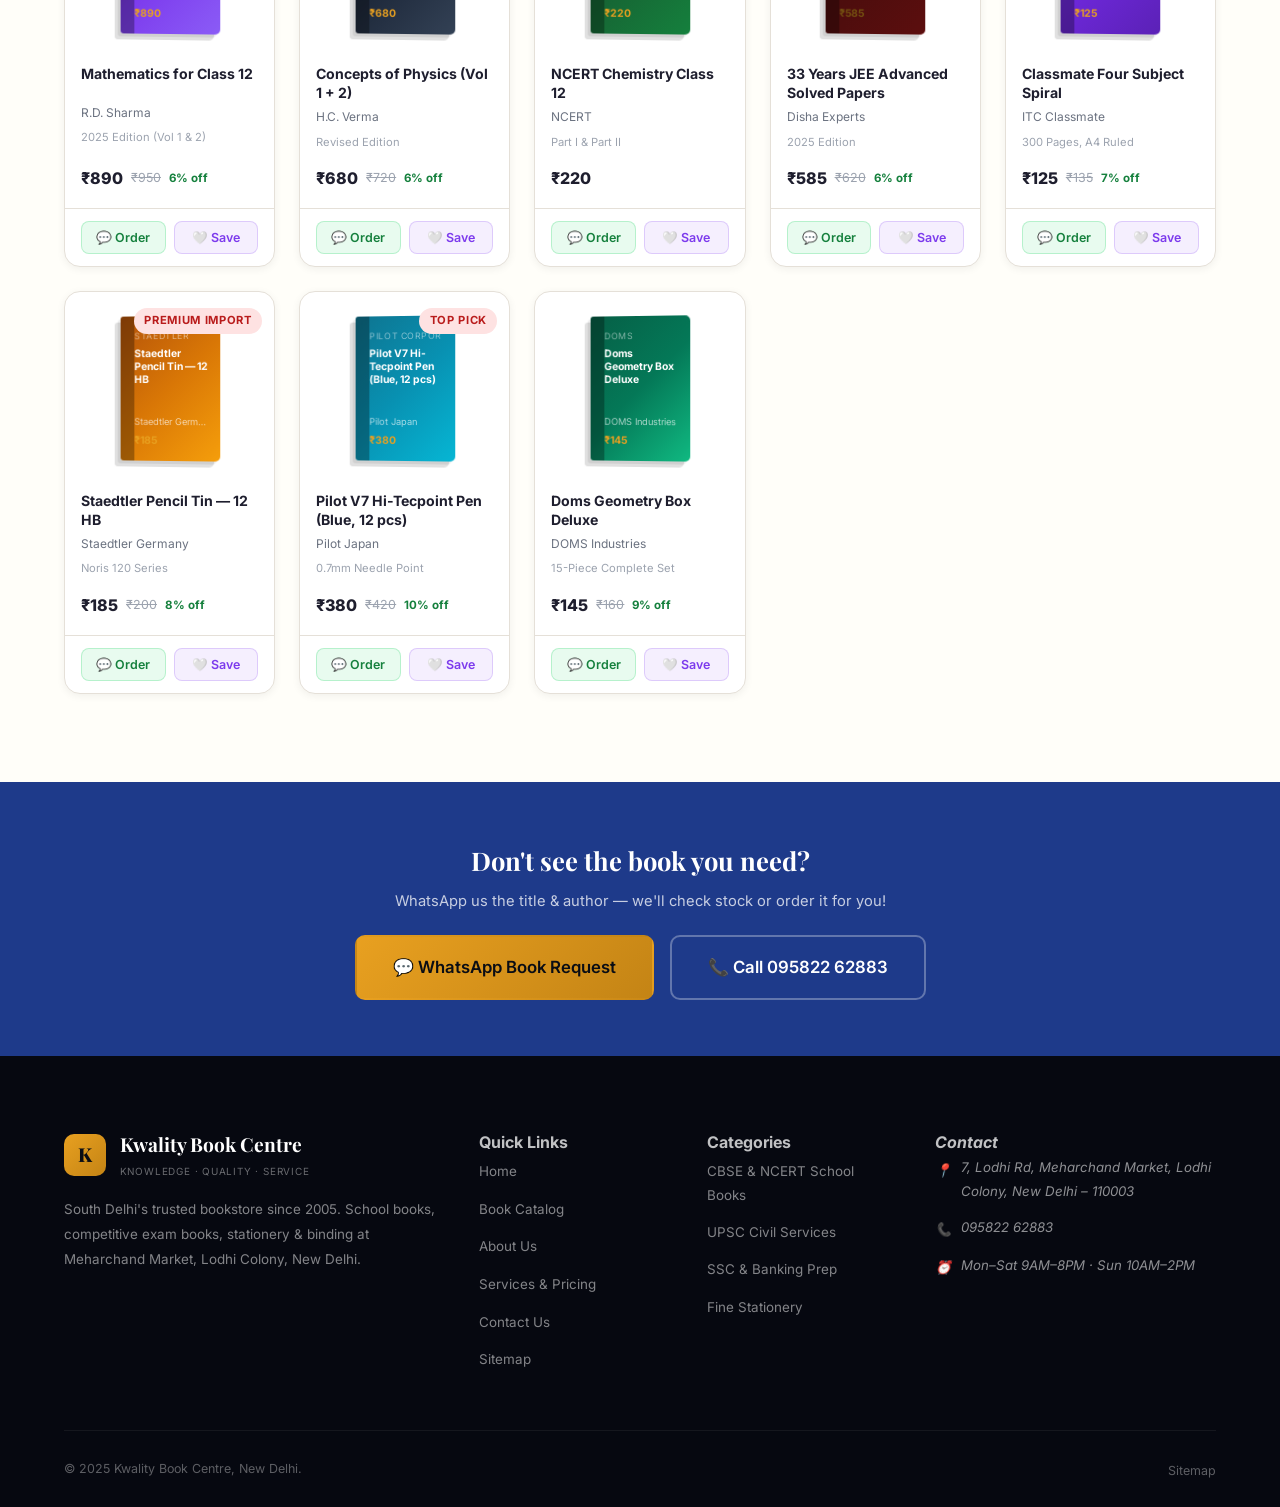
<file: books.html>
<!DOCTYPE html>
<html lang="en" data-theme="light">
<head>
  <meta charset="UTF-8" />
  <meta name="viewport" content="width=device-width, initial-scale=1.0" />
  <title>Book Catalog | Kwality Book Centre — School, UPSC, SSC Books · New Delhi</title>
  <meta name="description" content="Browse the full book catalog at Kwality Book Centre, Lodhi Colony, New Delhi. School books, UPSC, SSC, Banking, JEE, NEET, stationery. Click any book to order on WhatsApp." />
  <meta name="keywords" content="book catalog Delhi, UPSC books Lodhi Colony, SSC books New Delhi, school books NCERT Delhi, stationery shop Delhi, Kwality Book Centre catalog" />
  <!-- Open Graph / Social Media -->
  <meta property="og:type"        content="website" />
  <meta property="og:url"         content="https://kwalitybookcentre.in/books.html" />
  <meta property="og:title"       content="Book Catalog | Kwality Book Centre — School, UPSC, SSC Books · New Delhi" />
  <meta property="og:description" content="Browse 18+ academic, competitive exam books (UPSC, SSC, NCERT) and stationery at Kwality Book Centre, Lodhi Colony, New Delhi. Click to order on WhatsApp." />
  <meta property="og:image"       content="https://kwalitybookcentre.in/images/kwality-interior.jpg" />
  <meta name="twitter:card"       content="summary_large_image" />

  <!-- Schema.org JSON-LD -->
  <script type="application/ld+json">
  {
    "@context": "https://schema.org",
    "@type": "CollectionPage",
    "name": "Kwality Book Centre Catalog",
    "description": "Comprehensive book catalog including UPSC preparation books, SSC guides, CBSE/NCERT textbooks, and stationery.",
    "url": "https://kwalitybookcentre.in/books.html",
    "provider": {
      "@type": "BookStore",
      "name": "Kwality Book Centre",
      "telephone": "+91-9582262883",
      "address": {
        "@type": "PostalAddress",
        "streetAddress": "7, Lodhi Road, Meharchand Market",
        "addressLocality": "Lodhi Colony",
        "addressRegion": "New Delhi",
        "postalCode": "110003",
        "addressCountry": "IN"
      }
    }
  }
  </script>
  <link rel="canonical" href="https://kwalitybookcentre.in/books.html" />
  <link rel="preconnect" href="https://fonts.googleapis.com" />
  <link rel="preconnect" href="https://fonts.gstatic.com" crossorigin />
  <link rel="icon" href="data:image/svg+xml,<svg xmlns='http://www.w3.org/2000/svg' viewBox='0 0 100 100'><text y='.9em' font-size='90'>📚</text></svg>" />
  <link rel="stylesheet" href="css/style.css" />
</head>
<body>

<a href="#main" class="skip-link">Skip to main content</a>
<div id="scrollProgress" role="progressbar"></div>

<!-- Search Overlay -->
<div class="search-overlay" id="searchOverlay" role="dialog" aria-modal="true">
  <button class="search-close" id="searchClose" aria-label="Close search">✕</button>
  <div class="search-overlay-inner">
    <div class="search-box">
      <span class="search-icon-left">🔍</span>
      <input type="search" class="search-input" id="searchInput" placeholder="Search books, authors, subjects…" autocomplete="off" />
    </div>
    <div class="search-results" id="searchResults"><p class="search-hint">Start typing to search…</p></div>
  </div>
</div>

<!-- Top Bar -->
<div class="top-bar">
  <div class="container">
    <div class="top-info">
      <span class="top-info-item">📍 7, Lodhi Rd, Meharchand Market, Lodhi Colony, New Delhi – 110003</span>
      <span class="top-info-item">📞 <a href="tel:+919582262883">095822 62883</a></span>
      <span class="top-info-item">⏰ Mon–Sat 9AM–8PM</span>
    </div>
    <div class="top-social">
      <a href="https://wa.me/919582262883" target="_blank" rel="noopener" aria-label="WhatsApp">💬</a>
      <a href="https://instagram.com/kwalitybookcentre" target="_blank" rel="noopener" aria-label="Instagram">📷</a>
    </div>
  </div>
</div>

<!-- Navbar -->
<nav class="navbar" role="navigation" aria-label="Primary navigation">
  <div class="container" style="display:flex;align-items:center;height:68px;gap:1.5rem;">
    <a href="index.html" class="nav-brand">
      <div class="nav-logo">K</div>
      <div class="nav-title"><div class="name">Kwality Book Centre</div><div class="tag">Lodhi Colony · New Delhi</div></div>
    </a>
    <ul class="nav-links" id="primaryNav" style="display:flex;" role="list">
      <li><a class="nav-link"        href="index.html">Home</a></li>
      <li><a class="nav-link active" href="books.html" aria-current="page">Books</a></li>
      <li><a class="nav-link"        href="about.html">About</a></li>
      <li><a class="nav-link"        href="services.html">Services</a></li>
      <li><a class="nav-link"        href="contact.html">Contact</a></li>
    </ul>
    <div class="nav-actions">
      <button class="nav-btn-icon open-search" aria-label="Search">🔍</button>
      <button class="nav-btn-icon theme-toggle" aria-label="Toggle theme">🌙</button>
      <span class="nav-btn-icon" aria-label="Saved books">💜 <span class="nav-badge wishlist-count" style="display:none;">0</span></span>
      <a class="btn btn-gold btn-sm" href="tel:+919582262883">📞 Call</a>
    </div>
    <button class="hamburger" id="hamburger" aria-label="Open menu" aria-expanded="false" aria-controls="primaryNav">
      <span></span><span></span><span></span>
    </button>
  </div>
</nav>

<!-- Page Hero -->
<section class="page-hero" aria-labelledby="catalog-h1">
  <div class="container">
    <nav class="breadcrumb" aria-label="Breadcrumb">
      <a href="index.html">Home</a><span class="breadcrumb-sep"> › </span><span aria-current="page">Book Catalog</span>
    </nav>
    <h1 id="catalog-h1">Full Book Catalog</h1>
    <p>18+ books available in store across UPSC, SSC, School, and Stationery. Click any book to <strong style="color:var(--gold)">enquire on WhatsApp</strong> instantly.</p>
  </div>
</section>

<main id="main">
  <section class="section-pad">
    <div class="container">

      <!-- Catalog Controls -->
      <div style="display:flex;align-items:center;gap:1rem;flex-wrap:wrap;margin-bottom:2rem;">
        <div style="flex:1;">
          <div class="cat-filter" role="tablist" aria-label="Filter by category">
            <button class="cat-btn active" data-cat="all"        role="tab">📚 All (<span id="countAll">18</span>)</button>
            <button class="cat-btn"        data-cat="upsc"       role="tab">🎯 UPSC/Civil</button>
            <button class="cat-btn"        data-cat="ssc"        role="tab">📊 SSC/Banking</button>
            <button class="cat-btn"        data-cat="school"     role="tab">🏫 School</button>
            <button class="cat-btn"        data-cat="stationery" role="tab">✏️ Stationery</button>
          </div>
        </div>
        <div style="display:flex;align-items:center;gap:.5rem;color:var(--muted);font-size:.85rem;white-space:nowrap;">
          <span id="resultsCount">Showing 18 books</span>
        </div>
      </div>

      <!-- Wishlist Banner (shows if wishlist has items) -->
      <div id="wishlistBanner" style="display:none;background:var(--purple-pale);border:1px solid rgba(124,58,237,.25);border-radius:var(--radius-lg);padding:1rem 1.5rem;margin-bottom:2rem;display:none;align-items:center;gap:1rem;flex-wrap:wrap;">
        <span style="font-size:1.1rem;">💜</span>
        <div style="flex:1;"><strong style="color:var(--purple);">Your Wishlist</strong> <span id="wishlistCountText" style="color:var(--muted);font-size:.88rem;"></span></div>
        <a href="https://wa.me/919582262883?text=Hi!%20I%20want%20to%20enquire%20about%20my%20wishlist%20books%20at%20Kwality%20Book%20Centre." target="_blank" rel="noopener noreferrer" class="btn btn-sm" style="background:var(--purple);color:#fff;">💬 Enquire Wishlist on WhatsApp</a>
      </div>

      <!-- Book Grid -->
      <div class="books-grid" id="booksGrid" role="list" aria-label="Full book catalog">
        <!-- Populated by JS -->
      </div>

      <!-- Empty State -->
      <div id="emptyState" style="display:none;text-align:center;padding:4rem 2rem;">
        <p style="font-size:2.5rem;margin-bottom:1rem;">📭</p>
        <p style="color:var(--muted);font-size:1rem;">No books found in this category.</p>
        <p style="color:var(--muted-2);font-size:.88rem;margin-top:.5rem;">Try a different filter or <a href="https://wa.me/919582262883" target="_blank" rel="noopener noreferrer" style="color:var(--royal-mid);">WhatsApp us</a> to check stock.</p>
      </div>

    </div>
  </section>

  <!-- CTA -->
  <div class="newsletter-section" style="background:var(--royal);" aria-label="Call to action">
    <div class="container">
      <div class="newsletter-inner" style="justify-content:center;text-align:center;">
        <div class="newsletter-text">
          <h2 style="color:#fff;">Don't see the book you need?</h2>
          <p style="color:rgba(255,255,255,.75);">WhatsApp us the title &amp; author — we'll check stock or order it for you!</p>
          <div style="display:flex;gap:1rem;justify-content:center;margin-top:1.25rem;flex-wrap:wrap;">
            <a href="https://wa.me/919582262883?text=Hi!%20I%20am%20looking%20for%20a%20specific%20book%20at%20Kwality%20Book%20Centre." target="_blank" rel="noopener noreferrer" class="btn btn-gold btn-lg">💬 WhatsApp Book Request</a>
            <a href="tel:+919582262883" class="btn btn-ghost btn-lg">📞 Call 095822 62883</a>
          </div>
        </div>
      </div>
    </div>
  </div>
</main>

<!-- Footer -->
<footer class="footer" role="contentinfo">
  <div class="container">
    <div class="footer-grid">
      <div>
        <div class="nav-brand" style="margin-bottom:1rem;">
          <div class="nav-logo">K</div>
          <div class="nav-title"><div class="footer-brand-name">Kwality Book Centre</div><div class="footer-brand-tag">Knowledge · Quality · Service</div></div>
        </div>
        <p class="footer-desc">South Delhi's trusted bookstore since 2005. School books, competitive exam books, stationery &amp; binding at Meharchand Market, Lodhi Colony, New Delhi.</p>
      </div>
      <nav aria-label="Quick links"><h4>Quick Links</h4>
        <ul class="footer-links">
          <li><a href="index.html">Home</a></li>
          <li><a href="books.html">Book Catalog</a></li>
          <li><a href="about.html">About Us</a></li>
          <li><a href="services.html">Services &amp; Pricing</a></li>
          <li><a href="contact.html">Contact Us</a></li>
          <li><a href="sitemap.xml">Sitemap</a></li>
        </ul>
      </nav>
      <nav aria-label="Book categories"><h4>Categories</h4>
        <ul class="footer-links">
          <li><a href="books.html?cat=school">CBSE &amp; NCERT School Books</a></li>
          <li><a href="books.html?cat=upsc">UPSC Civil Services</a></li>
          <li><a href="books.html?cat=ssc">SSC &amp; Banking Prep</a></li>
          <li><a href="books.html?cat=stationery">Fine Stationery</a></li>
        </ul>
      </nav>
      <address>
        <h4>Contact</h4>
        <ul class="footer-contact-list">
          <li><span class="fi">📍</span><span>7, Lodhi Rd, Meharchand Market, Lodhi Colony, New Delhi – 110003</span></li>
          <li><span class="fi">📞</span><a href="tel:+919582262883">095822 62883</a></li>
          <li><span class="fi">⏰</span><span>Mon–Sat 9AM–8PM · Sun 10AM–2PM</span></li>
        </ul>
      </address>
    </div>
  </div>
  <div class="footer-bottom">
    <div class="container">
      <p>© 2025 Kwality Book Centre, New Delhi.</p>
      <ul class="footer-bottom-links"><li><a href="sitemap.xml">Sitemap</a></li></ul>
    </div>
  </div>
</footer>

<a class="wa-float" href="https://wa.me/919582262883" target="_blank" rel="noopener noreferrer" aria-label="WhatsApp">💬</a>
<button id="backToTop" aria-label="Back to top">▲</button>
<div class="toast-container" aria-live="polite"></div>

<script src="js/books-data.js"></script>
<script>
// Books page extras
document.addEventListener('DOMContentLoaded', () => {
  // Show wishlist banner if items exist
  const wl = JSON.parse(localStorage.getItem('kbc_wishlist') || '[]');
  const banner = document.getElementById('wishlistBanner');
  const wlText = document.getElementById('wishlistCountText');
  if (wl.length > 0 && banner) {
    banner.style.display = 'flex';
    if (wlText) wlText.textContent = `${wl.length} book${wl.length>1?'s':''} saved`;
  }

  // Update results count after render
  const origFilter = window.initCategoryFilter;
  const grid = document.getElementById('booksGrid');
  const countEl = document.getElementById('resultsCount');
  const emptyEl = document.getElementById('emptyState');
  const allCount = document.getElementById('countAll');
  if (allCount && typeof BOOKS !== 'undefined') allCount.textContent = BOOKS.length;

  // URL param filter
  const params = new URLSearchParams(location.search);
  const paramCat = params.get('cat');
  if (paramCat) {
    const btn = document.querySelector(`.cat-btn[data-cat="${paramCat}"]`);
    if (btn) { document.querySelectorAll('.cat-btn').forEach(b=>b.classList.remove('active')); btn.classList.add('active'); }
  }
});
</script>
<script src="js/main.js"></script>
</body>
</html>
</file>
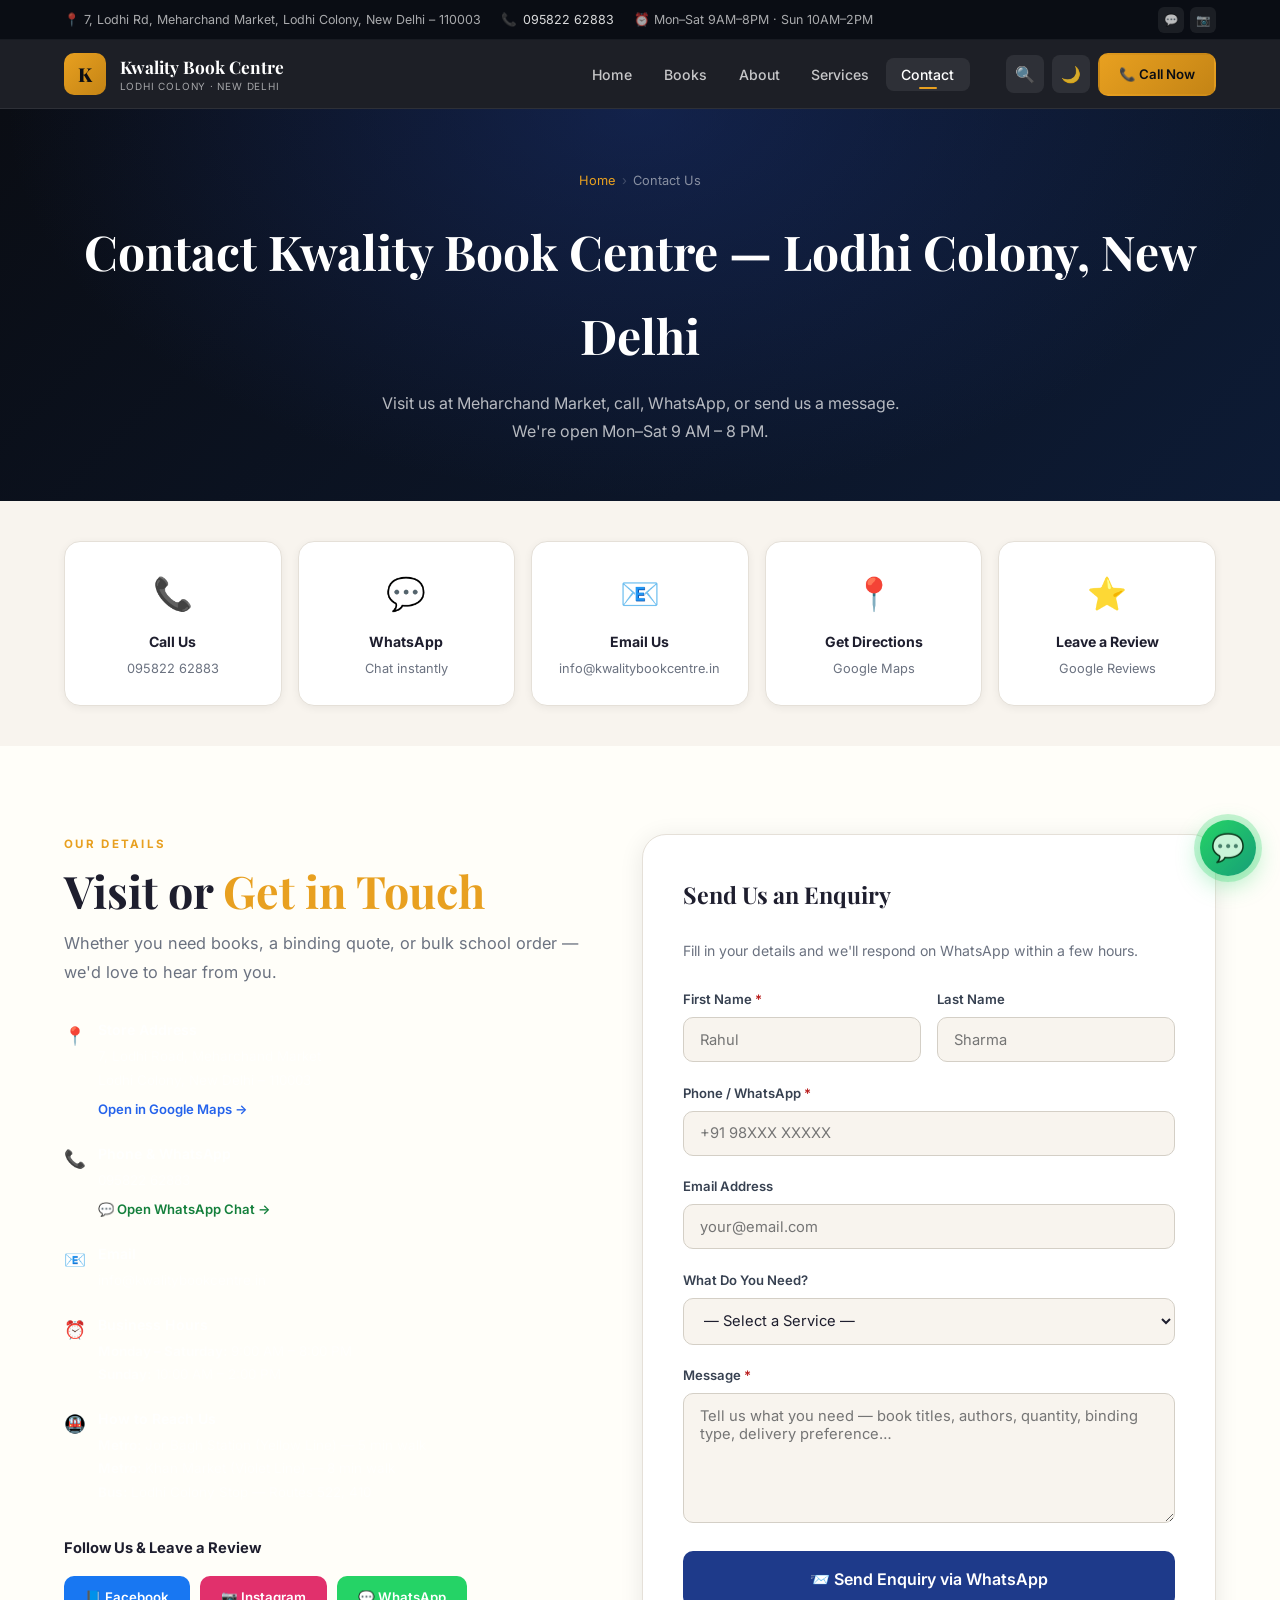
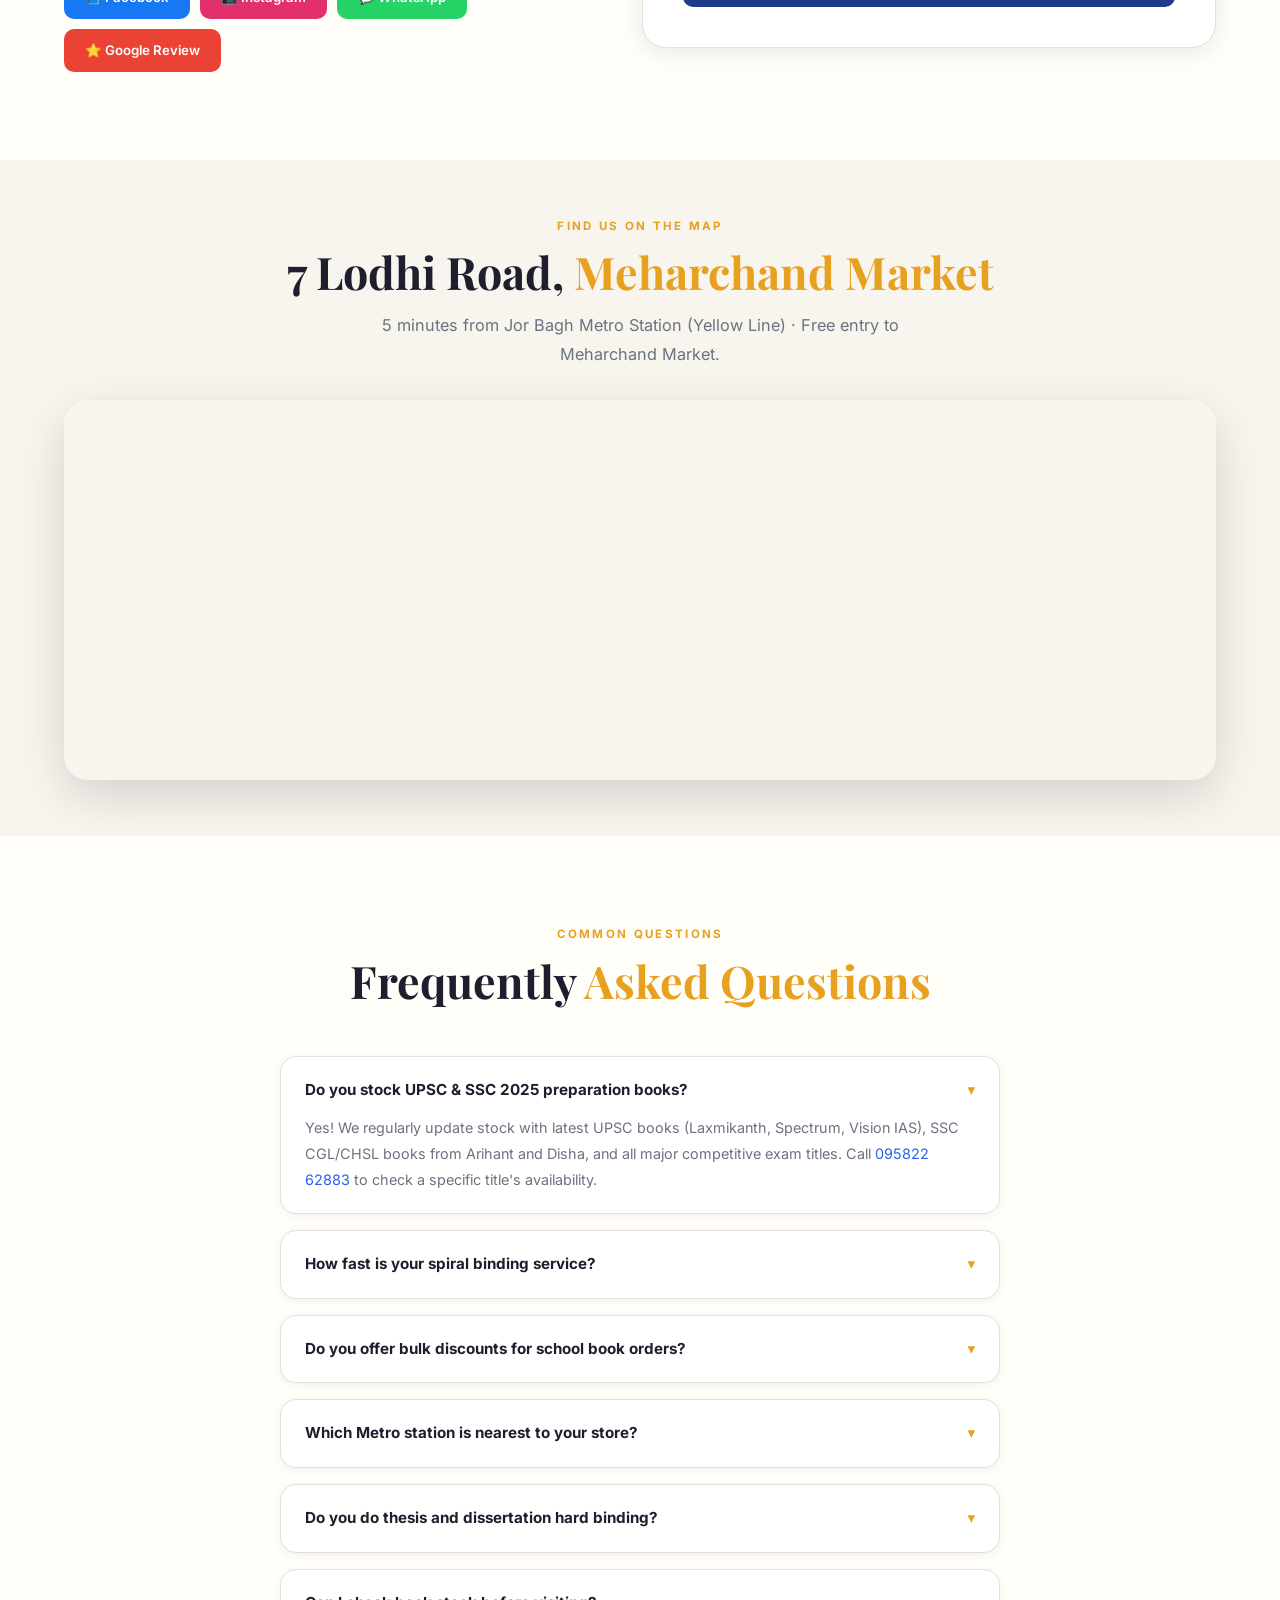
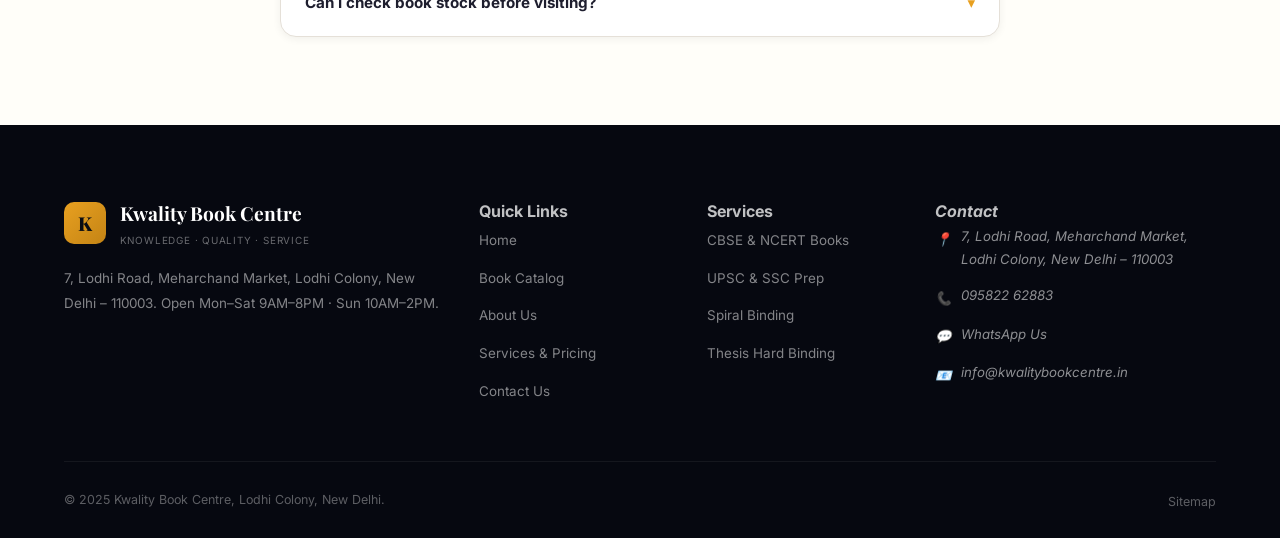
<file: contact.html>
<!DOCTYPE html>
<html lang="en" data-theme="light">
<head>
  <meta charset="UTF-8" />
  <meta name="viewport" content="width=device-width, initial-scale=1.0" />
  <title>Contact Kwality Book Centre | 7 Lodhi Road, Meharchand Market, New Delhi — 095822 62883</title>
  <meta name="description" content="Contact Kwality Book Centre at 7 Lodhi Road, Meharchand Market, Lodhi Colony, New Delhi – 110003. Call 095822 62883 or WhatsApp. Mon–Sat 9AM–8PM. Near Jor Bagh Metro Station." />
  <link rel="canonical" href="https://kwalitybookcentre.in/contact.html" />
  <link rel="preconnect" href="https://fonts.googleapis.com" /><link rel="preconnect" href="https://fonts.gstatic.com" crossorigin />
  <link rel="icon" href="data:image/svg+xml,<svg xmlns='http://www.w3.org/2000/svg' viewBox='0 0 100 100'><text y='.9em' font-size='90'>📚</text></svg>" />
  <!-- Open Graph / Social Media -->
  <meta property="og:type"        content="website" />
  <meta property="og:url"         content="https://kwalitybookcentre.in/contact.html" />
  <meta property="og:title"       content="Contact Kwality Book Centre | Lodhi Colony, New Delhi — 095822 62883" />
  <meta property="og:description" content="Reach Kwality Book Centre at 7 Lodhi Road, Meharchand Market, Lodhi Colony, New Delhi. Call 095822 62883 or WhatsApp. Near Jor Bagh Metro Station." />
  <meta property="og:image"       content="https://kwalitybookcentre.in/images/kwality-storefront.jpg" />
  <meta name="twitter:card"       content="summary_large_image" />

  <script type="application/ld+json">{"@context":"https://schema.org","@type":"ContactPage","name":"Contact Kwality Book Centre","url":"https://kwalitybookcentre.in/contact.html","mainEntity":{"@type":"BookStore","name":"Kwality Book Centre","telephone":"+91-9582262883","email":"info@kwalitybookcentre.in","openingHoursSpecification":[{"@type":"OpeningHoursSpecification","dayOfWeek":["Monday","Tuesday","Wednesday","Thursday","Friday","Saturday"],"opens":"09:00","closes":"20:00"},{"@type":"OpeningHoursSpecification","dayOfWeek":"Sunday","opens":"10:00","closes":"14:00"}],"address":{"@type":"PostalAddress","streetAddress":"7, Lodhi Road, Meharchand Market","addressLocality":"Lodhi Colony, New Delhi","postalCode":"110003","addressCountry":"IN"}}}</script>
  <link rel="stylesheet" href="css/style.css" />
</head>
<body>

<a href="#main" class="skip-link">Skip to main content</a>
<div id="scrollProgress"></div>

<div class="search-overlay" id="searchOverlay" role="dialog" aria-modal="true">
  <button class="search-close" id="searchClose" aria-label="Close search">✕</button>
  <div class="search-overlay-inner">
    <div class="search-box"><span class="search-icon-left">🔍</span><input type="search" class="search-input" id="searchInput" placeholder="Search books…" autocomplete="off" /></div>
    <div class="search-results" id="searchResults"><p class="search-hint">Start typing…</p></div>
  </div>
</div>

<div class="top-bar"><div class="container">
  <div class="top-info">
    <span class="top-info-item">📍 7, Lodhi Rd, Meharchand Market, Lodhi Colony, New Delhi – 110003</span>
    <span class="top-info-item">📞 <a href="tel:+919582262883">095822 62883</a></span>
    <span class="top-info-item">⏰ Mon–Sat 9AM–8PM · Sun 10AM–2PM</span>
  </div>
  <div class="top-social">
    <a href="https://wa.me/919582262883" target="_blank" rel="noopener" aria-label="WhatsApp">💬</a>
    <a href="https://instagram.com/kwalitybookcentre" target="_blank" rel="noopener" aria-label="Instagram">📷</a>
  </div>
</div></div>

<nav class="navbar" role="navigation" aria-label="Primary navigation">
  <div class="container" style="display:flex;align-items:center;height:68px;gap:1.5rem;">
    <a href="index.html" class="nav-brand"><div class="nav-logo">K</div><div class="nav-title"><div class="name">Kwality Book Centre</div><div class="tag">Lodhi Colony · New Delhi</div></div></a>
    <ul class="nav-links" id="primaryNav" style="display:flex;" role="list">
      <li><a class="nav-link"        href="index.html">Home</a></li>
      <li><a class="nav-link"        href="books.html">Books</a></li>
      <li><a class="nav-link"        href="about.html">About</a></li>
      <li><a class="nav-link"        href="services.html">Services</a></li>
      <li><a class="nav-link active" href="contact.html" aria-current="page">Contact</a></li>
    </ul>
    <div class="nav-actions">
      <button class="nav-btn-icon open-search" aria-label="Search">🔍</button>
      <button class="nav-btn-icon theme-toggle" aria-label="Toggle theme">🌙</button>
      <a class="btn btn-gold btn-sm" href="tel:+919582262883">📞 Call Now</a>
    </div>
    <button class="hamburger" id="hamburger" aria-label="Open menu" aria-expanded="false"><span></span><span></span><span></span></button>
  </div>
</nav>

<section class="page-hero" aria-labelledby="contact-h1">
  <div class="container">
    <nav class="breadcrumb"><a href="index.html">Home</a><span class="breadcrumb-sep"> › </span><span aria-current="page">Contact Us</span></nav>
    <h1 id="contact-h1">Contact Kwality Book Centre — Lodhi Colony, New Delhi</h1>
    <p>Visit us at Meharchand Market, call, WhatsApp, or send us a message. We're open Mon–Sat 9 AM – 8 PM.</p>
  </div>
</section>

<main id="main">

  <!-- Quick contact cards -->
  <section style="background:var(--paper2);padding:2.5rem 0;" aria-label="Quick contact options">
    <div class="container">
      <div style="display:grid;grid-template-columns:repeat(auto-fill,minmax(180px,1fr));gap:1rem;">
        <a href="tel:+919582262883" class="service-card reveal" style="text-align:center;padding:1.5rem;text-decoration:none;cursor:pointer;">
          <div style="font-size:2rem;margin-bottom:.5rem;">📞</div>
          <h3 style="font-size:.88rem;color:var(--text);margin-bottom:.25rem;font-family:'Inter',sans-serif;font-weight:700;">Call Us</h3>
          <p style="color:var(--muted);font-size:.8rem;">095822 62883</p>
        </a>
        <a href="https://wa.me/919582262883?text=Hi!+I+have+an+enquiry+for+Kwality+Book+Centre." target="_blank" rel="noopener noreferrer" class="service-card reveal" style="text-align:center;padding:1.5rem;text-decoration:none;cursor:pointer;">
          <div style="font-size:2rem;margin-bottom:.5rem;">💬</div>
          <h3 style="font-size:.88rem;color:var(--text);margin-bottom:.25rem;font-family:'Inter',sans-serif;font-weight:700;">WhatsApp</h3>
          <p style="color:var(--muted);font-size:.8rem;">Chat instantly</p>
        </a>
        <a href="mailto:info@kwalitybookcentre.in" class="service-card reveal" style="text-align:center;padding:1.5rem;text-decoration:none;">
          <div style="font-size:2rem;margin-bottom:.5rem;">📧</div>
          <h3 style="font-size:.88rem;color:var(--text);margin-bottom:.25rem;font-family:'Inter',sans-serif;font-weight:700;">Email Us</h3>
          <p style="color:var(--muted);font-size:.8rem;">info@kwalitybookcentre.in</p>
        </a>
        <a href="https://maps.google.com/?q=7+Lodhi+Road+Meharchand+Market+Lodhi+Colony+New+Delhi" target="_blank" rel="noopener noreferrer" class="service-card reveal" style="text-align:center;padding:1.5rem;text-decoration:none;">
          <div style="font-size:2rem;margin-bottom:.5rem;">📍</div>
          <h3 style="font-size:.88rem;color:var(--text);margin-bottom:.25rem;font-family:'Inter',sans-serif;font-weight:700;">Get Directions</h3>
          <p style="color:var(--muted);font-size:.8rem;">Google Maps</p>
        </a>
        <a href="https://g.page/kwalitybookcentre/review" target="_blank" rel="noopener noreferrer" class="service-card reveal" style="text-align:center;padding:1.5rem;text-decoration:none;">
          <div style="font-size:2rem;margin-bottom:.5rem;">⭐</div>
          <h3 style="font-size:.88rem;color:var(--text);margin-bottom:.25rem;font-family:'Inter',sans-serif;font-weight:700;">Leave a Review</h3>
          <p style="color:var(--muted);font-size:.8rem;">Google Reviews</p>
        </a>
      </div>
    </div>
  </section>

  <!-- Contact form + info -->
  <section class="section-pad" aria-labelledby="contact-detail-h2">
    <div class="container">
      <div style="display:grid;grid-template-columns:1fr 1.1fr;gap:3.5rem;align-items:start;">

        <!-- Info -->
        <div class="reveal-l">
          <span class="section-eye">Our Details</span>
          <h2 class="section-h" id="contact-detail-h2">Visit or <span class="hl">Get in Touch</span></h2>
          <p class="section-sub">Whether you need books, a binding quote, or bulk school order — we'd love to hear from you.</p>

          <div style="margin-top:2rem;display:flex;flex-direction:column;gap:1.25rem;">
            <div class="loc-row">
              <span class="loc-ico">📍</span>
              <div class="loc-text">
                <h4>Store Address</h4>
                <address style="font-style:normal;"><p>7, Lodhi Road, Meharchand Market<br>Lodhi Colony, New Delhi – 110003</p></address>
                <a href="https://maps.google.com/?q=7+Lodhi+Road+Meharchand+Market+Lodhi+Colony+New+Delhi+110003" target="_blank" rel="noopener noreferrer" style="font-size:.82rem;font-weight:600;color:var(--royal-mid);margin-top:.35rem;display:inline-block;">Open in Google Maps →</a>
              </div>
            </div>
            <div class="loc-row">
              <span class="loc-ico">📞</span>
              <div class="loc-text">
                <h4>Phone &amp; WhatsApp</h4>
                <p><a href="tel:+919582262883">095822 62883</a></p>
                <a href="https://wa.me/919582262883?text=Hi!%20I%20want%20to%20enquire%20about%20books%20at%20Kwality%20Book%20Centre." target="_blank" rel="noopener noreferrer" style="font-size:.82rem;font-weight:600;color:var(--green);margin-top:.35rem;display:inline-block;">💬 Open WhatsApp Chat →</a>
              </div>
            </div>
            <div class="loc-row">
              <span class="loc-ico">📧</span>
              <div class="loc-text"><h4>Email</h4><p><a href="mailto:info@kwalitybookcentre.in">info@kwalitybookcentre.in</a></p></div>
            </div>
            <div class="loc-row">
              <span class="loc-ico">⏰</span>
              <div class="loc-text"><h4>Business Hours</h4>
                <p><strong>Monday – Saturday:</strong> 9:00 AM – 8:00 PM</p>
                <p><strong>Sunday:</strong> 10:00 AM – 2:00 PM</p>
              </div>
            </div>
            <div class="loc-row">
              <span class="loc-ico">🚇</span>
              <div class="loc-text"><h4>How to Reach Us</h4>
                <p><strong>Metro:</strong> Jor Bagh Station (Yellow Line) — 5 min walk<br>
                   <strong>Metro:</strong> Khan Market (Violet Line) — 8 min walk<br>
                   <strong>Bus:</strong> Lodhi Colony Stop — Routes 522, 410
                </p>
              </div>
            </div>
          </div>

          <div style="margin-top:2rem;">
            <h4 style="color:var(--text);margin-bottom:.85rem;font-size:.92rem;">Follow Us &amp; Leave a Review</h4>
            <div style="display:flex;gap:.6rem;flex-wrap:wrap;">
              <a href="https://facebook.com/kwalitybookcentre"  target="_blank" rel="noopener noreferrer" class="btn btn-sm" style="background:#1877f2;color:#fff;">📘 Facebook</a>
              <a href="https://instagram.com/kwalitybookcentre" target="_blank" rel="noopener noreferrer" class="btn btn-sm" style="background:#e1306c;color:#fff;">📷 Instagram</a>
              <a href="https://wa.me/919582262883"              target="_blank" rel="noopener noreferrer" class="btn btn-sm" style="background:#25d366;color:#fff;">💬 WhatsApp</a>
              <a href="https://g.page/kwalitybookcentre/review" target="_blank" rel="noopener noreferrer" class="btn btn-sm" style="background:#ea4335;color:#fff;">⭐ Google Review</a>
            </div>
          </div>
        </div>

        <!-- Form -->
        <div class="reveal-r">
          <div class="contact-card">
            <h2>Send Us an Enquiry</h2>
            <p style="color:var(--muted);font-size:.88rem;margin-bottom:1.5rem;">Fill in your details and we'll respond on WhatsApp within a few hours.</p>
            <form id="contactForm" novalidate aria-label="Contact enquiry form">
              <div class="form-row">
                <div class="form-group">
                  <label for="firstName">First Name <span style="color:var(--red)">*</span></label>
                  <input type="text"  class="form-input" id="firstName" name="firstName" required placeholder="Rahul" autocomplete="given-name" />
                </div>
                <div class="form-group">
                  <label for="lastName">Last Name</label>
                  <input type="text" class="form-input" id="lastName"  name="lastName" placeholder="Sharma" autocomplete="family-name" />
                </div>
              </div>
              <div class="form-group">
                <label for="phone">Phone / WhatsApp <span style="color:var(--red)">*</span></label>
                <input type="tel" class="form-input" id="phone" name="phone" required placeholder="+91 98XXX XXXXX" autocomplete="tel" />
              </div>
              <div class="form-group">
                <label for="email">Email Address</label>
                <input type="email" class="form-input" id="email" name="email" placeholder="your@email.com" autocomplete="email" />
              </div>
              <div class="form-group">
                <label for="service">What Do You Need?</label>
                <select class="form-select" id="service" name="service">
                  <option value="">— Select a Service —</option>
                  <option value="school-books">School Books (CBSE / ICSE / NCERT)</option>
                  <option value="upsc-books">UPSC Civil Services Exam Books</option>
                  <option value="ssc-books">SSC / Banking / Railway Books</option>
                  <option value="spiral-binding">Spiral Binding</option>
                  <option value="hard-binding">Hard Cover / Thesis Binding</option>
                  <option value="stationery">Stationery &amp; Art Supplies</option>
                  <option value="gifting">Gifting Items &amp; Gift Wrapping</option>
                  <option value="bulk-order">Bulk / Institutional Order</option>
                  <option value="other">Other / General Enquiry</option>
                </select>
              </div>
              <div class="form-group">
                <label for="message">Message <span style="color:var(--red)">*</span></label>
                <textarea class="form-textarea" id="message" name="message" required placeholder="Tell us what you need — book titles, authors, quantity, binding type, delivery preference…"></textarea>
              </div>
              <button type="submit" class="btn btn-royal btn-full" style="font-size:1rem;padding:1rem;">📨 Send Enquiry via WhatsApp</button>
              <div class="form-success-msg">
                ✅ We've opened WhatsApp with your message. Send it to connect with us instantly!
              </div>
            </form>
          </div>
        </div>

      </div>
    </div>
  </section>

  <!-- Map -->
  <section style="background:var(--paper2);padding:3.5rem 0;" aria-labelledby="map-h2">
    <div class="container">
      <div class="text-c reveal" style="margin-bottom:2rem;">
        <span class="section-eye">Find Us on the Map</span>
        <h2 class="section-h" id="map-h2">7 Lodhi Road, <span class="hl">Meharchand Market</span></h2>
        <p class="section-sub">5 minutes from Jor Bagh Metro Station (Yellow Line) · Free entry to Meharchand Market.</p>
      </div>
      <div class="reveal" style="border-radius:var(--radius-xl);overflow:hidden;height:380px;box-shadow:var(--shadow-lg);">
        <iframe
          src="https://maps.google.com/maps?q=7+Lodhi+Road+Meharchand+Market+Lodhi+Colony+New+Delhi+110003&t=&z=16&ie=UTF8&iwloc=&output=embed"
          width="100%" height="380" style="border:0;" allowfullscreen="" loading="lazy"
          referrerpolicy="no-referrer-when-downgrade"
          title="Kwality Book Centre location — 7 Lodhi Road Meharchand Market Lodhi Colony New Delhi"
          aria-label="Google Map of Kwality Book Centre">
        </iframe>
      </div>
    </div>
  </section>

  <!-- FAQ -->
  <section class="section-pad" aria-labelledby="faq-h2">
    <div class="container">
      <div class="text-c reveal">
        <span class="section-eye">Common Questions</span>
        <h2 class="section-h" id="faq-h2">Frequently <span class="hl">Asked Questions</span></h2>
      </div>
      <div style="max-width:720px;margin:3rem auto 0;" role="list">
        <details class="service-card reveal" style="padding:1.25rem 1.5rem;margin-bottom:1rem;cursor:pointer;" open>
          <summary style="font-weight:700;color:var(--text);font-size:.95rem;cursor:pointer;list-style:none;display:flex;align-items:center;justify-content:space-between;">Do you stock UPSC &amp; SSC 2025 preparation books? <span style="color:var(--gold);">▾</span></summary>
          <p style="color:var(--muted);margin-top:.75rem;font-size:.9rem;line-height:1.8;">Yes! We regularly update stock with latest UPSC books (Laxmikanth, Spectrum, Vision IAS), SSC CGL/CHSL books from Arihant and Disha, and all major competitive exam titles. Call <a href="tel:+919582262883" style="color:var(--royal-mid)">095822 62883</a> to check a specific title's availability.</p>
        </details>
        <details class="service-card reveal" style="padding:1.25rem 1.5rem;margin-bottom:1rem;cursor:pointer;">
          <summary style="font-weight:700;color:var(--text);font-size:.95rem;cursor:pointer;list-style:none;display:flex;align-items:center;justify-content:space-between;">How fast is your spiral binding service? <span style="color:var(--gold);">▾</span></summary>
          <p style="color:var(--muted);margin-top:.75rem;font-size:.9rem;line-height:1.8;">Most spiral binding orders are completed in <strong>30–60 minutes</strong>. Walk in, hand us your pages, and collect the same day. For large bulk orders (50+ copies), call ahead and we'll prioritise your order.</p>
        </details>
        <details class="service-card reveal" style="padding:1.25rem 1.5rem;margin-bottom:1rem;cursor:pointer;">
          <summary style="font-weight:700;color:var(--text);font-size:.95rem;cursor:pointer;list-style:none;display:flex;align-items:center;justify-content:space-between;">Do you offer bulk discounts for school book orders? <span style="color:var(--gold);">▾</span></summary>
          <p style="color:var(--muted);margin-top:.75rem;font-size:.9rem;line-height:1.8;">Yes — we offer institutional and bulk pricing for schools, colleges, and organisations. WhatsApp or call us with your book list and quantity and we'll send you a custom quote.</p>
        </details>
        <details class="service-card reveal" style="padding:1.25rem 1.5rem;margin-bottom:1rem;cursor:pointer;">
          <summary style="font-weight:700;color:var(--text);font-size:.95rem;cursor:pointer;list-style:none;display:flex;align-items:center;justify-content:space-between;">Which Metro station is nearest to your store? <span style="color:var(--gold);">▾</span></summary>
          <p style="color:var(--muted);margin-top:.75rem;font-size:.9rem;line-height:1.8;"><strong>Jor Bagh Metro Station</strong> (Yellow Line) is the closest — about <strong>5 minutes walking</strong>. <strong>Khan Market</strong> (Violet Line) is 8 minutes away. We are inside <strong>Meharchand Market, 7 Lodhi Road, Lodhi Colony</strong>.</p>
        </details>
        <details class="service-card reveal" style="padding:1.25rem 1.5rem;margin-bottom:1rem;cursor:pointer;">
          <summary style="font-weight:700;color:var(--text);font-size:.95rem;cursor:pointer;list-style:none;display:flex;align-items:center;justify-content:space-between;">Do you do thesis and dissertation hard binding? <span style="color:var(--gold);">▾</span></summary>
          <p style="color:var(--muted);margin-top:.75rem;font-size:.9rem;line-height:1.8;">Yes — we specialise in premium hard-cover case binding for theses, dissertations, and official reports. Embossed cover titles, multiple colour choices, and university submission standard quality. Call or WhatsApp for pricing.</p>
        </details>
        <details class="service-card reveal" style="padding:1.25rem 1.5rem;cursor:pointer;">
          <summary style="font-weight:700;color:var(--text);font-size:.95rem;cursor:pointer;list-style:none;display:flex;align-items:center;justify-content:space-between;">Can I check book stock before visiting? <span style="color:var(--gold);">▾</span></summary>
          <p style="color:var(--muted);margin-top:.75rem;font-size:.9rem;line-height:1.8;">Yes! Just <a href="https://wa.me/919582262883?text=Hi!+Please+check+stock+for+a+book+I+need." target="_blank" rel="noopener noreferrer" style="color:var(--royal-mid);font-weight:600;">WhatsApp us</a> with the book title and author. We'll check and confirm availability within a few hours, saving you the trip if we're out of stock.</p>
        </details>
      </div>
    </div>
  </section>

</main>

<footer class="footer" role="contentinfo">
  <div class="container">
    <div class="footer-grid">
      <div><div class="nav-brand" style="margin-bottom:1rem;"><div class="nav-logo">K</div><div class="nav-title"><div class="footer-brand-name">Kwality Book Centre</div><div class="footer-brand-tag">Knowledge · Quality · Service</div></div></div><p class="footer-desc">7, Lodhi Road, Meharchand Market, Lodhi Colony, New Delhi – 110003. Open Mon–Sat 9AM–8PM · Sun 10AM–2PM.</p></div>
      <nav><h4>Quick Links</h4><ul class="footer-links"><li><a href="index.html">Home</a></li><li><a href="books.html">Book Catalog</a></li><li><a href="about.html">About Us</a></li><li><a href="services.html">Services &amp; Pricing</a></li><li><a href="contact.html">Contact Us</a></li></ul></nav>
      <nav><h4>Services</h4><ul class="footer-links"><li><a href="books.html?cat=school">CBSE &amp; NCERT Books</a></li><li><a href="books.html?cat=upsc">UPSC &amp; SSC Prep</a></li><li><a href="services.html">Spiral Binding</a></li><li><a href="services.html">Thesis Hard Binding</a></li></ul></nav>
      <address><h4>Contact</h4>
        <ul class="footer-contact-list">
          <li><span class="fi">📍</span><span>7, Lodhi Road, Meharchand Market, Lodhi Colony, New Delhi – 110003</span></li>
          <li><span class="fi">📞</span><a href="tel:+919582262883">095822 62883</a></li>
          <li><span class="fi">💬</span><a href="https://wa.me/919582262883" target="_blank" rel="noopener">WhatsApp Us</a></li>
          <li><span class="fi">📧</span><a href="mailto:info@kwalitybookcentre.in">info@kwalitybookcentre.in</a></li>
        </ul>
      </address>
    </div>
  </div>
  <div class="footer-bottom"><div class="container"><p>© 2025 Kwality Book Centre, Lodhi Colony, New Delhi.</p><ul class="footer-bottom-links"><li><a href="sitemap.xml">Sitemap</a></li></ul></div></div>
</footer>

<a class="wa-float" href="https://wa.me/919582262883" target="_blank" rel="noopener noreferrer" aria-label="Chat on WhatsApp">💬</a>
<button id="backToTop" aria-label="Back to top">▲</button>
<div class="toast-container" aria-live="polite"></div>

<script src="js/books-data.js"></script>
<script src="js/main.js"></script>
</body>
</html>
</file>
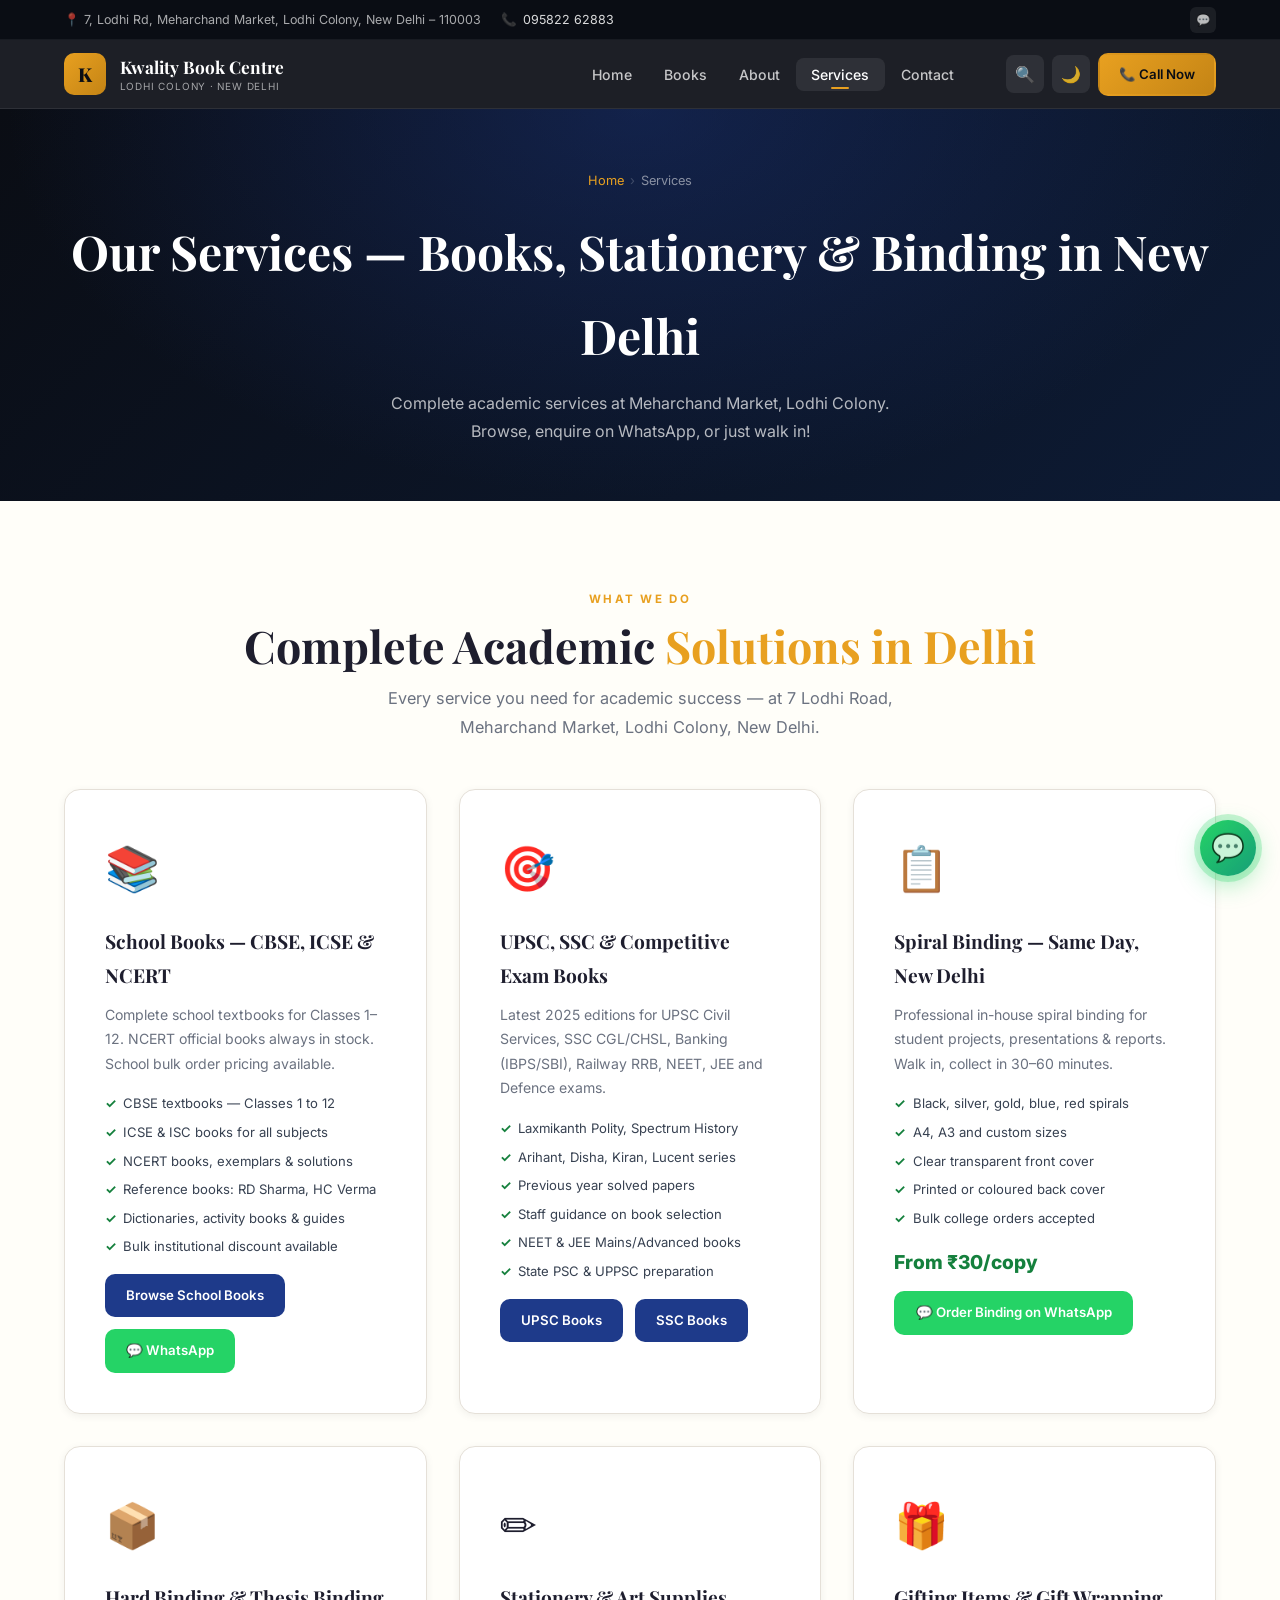
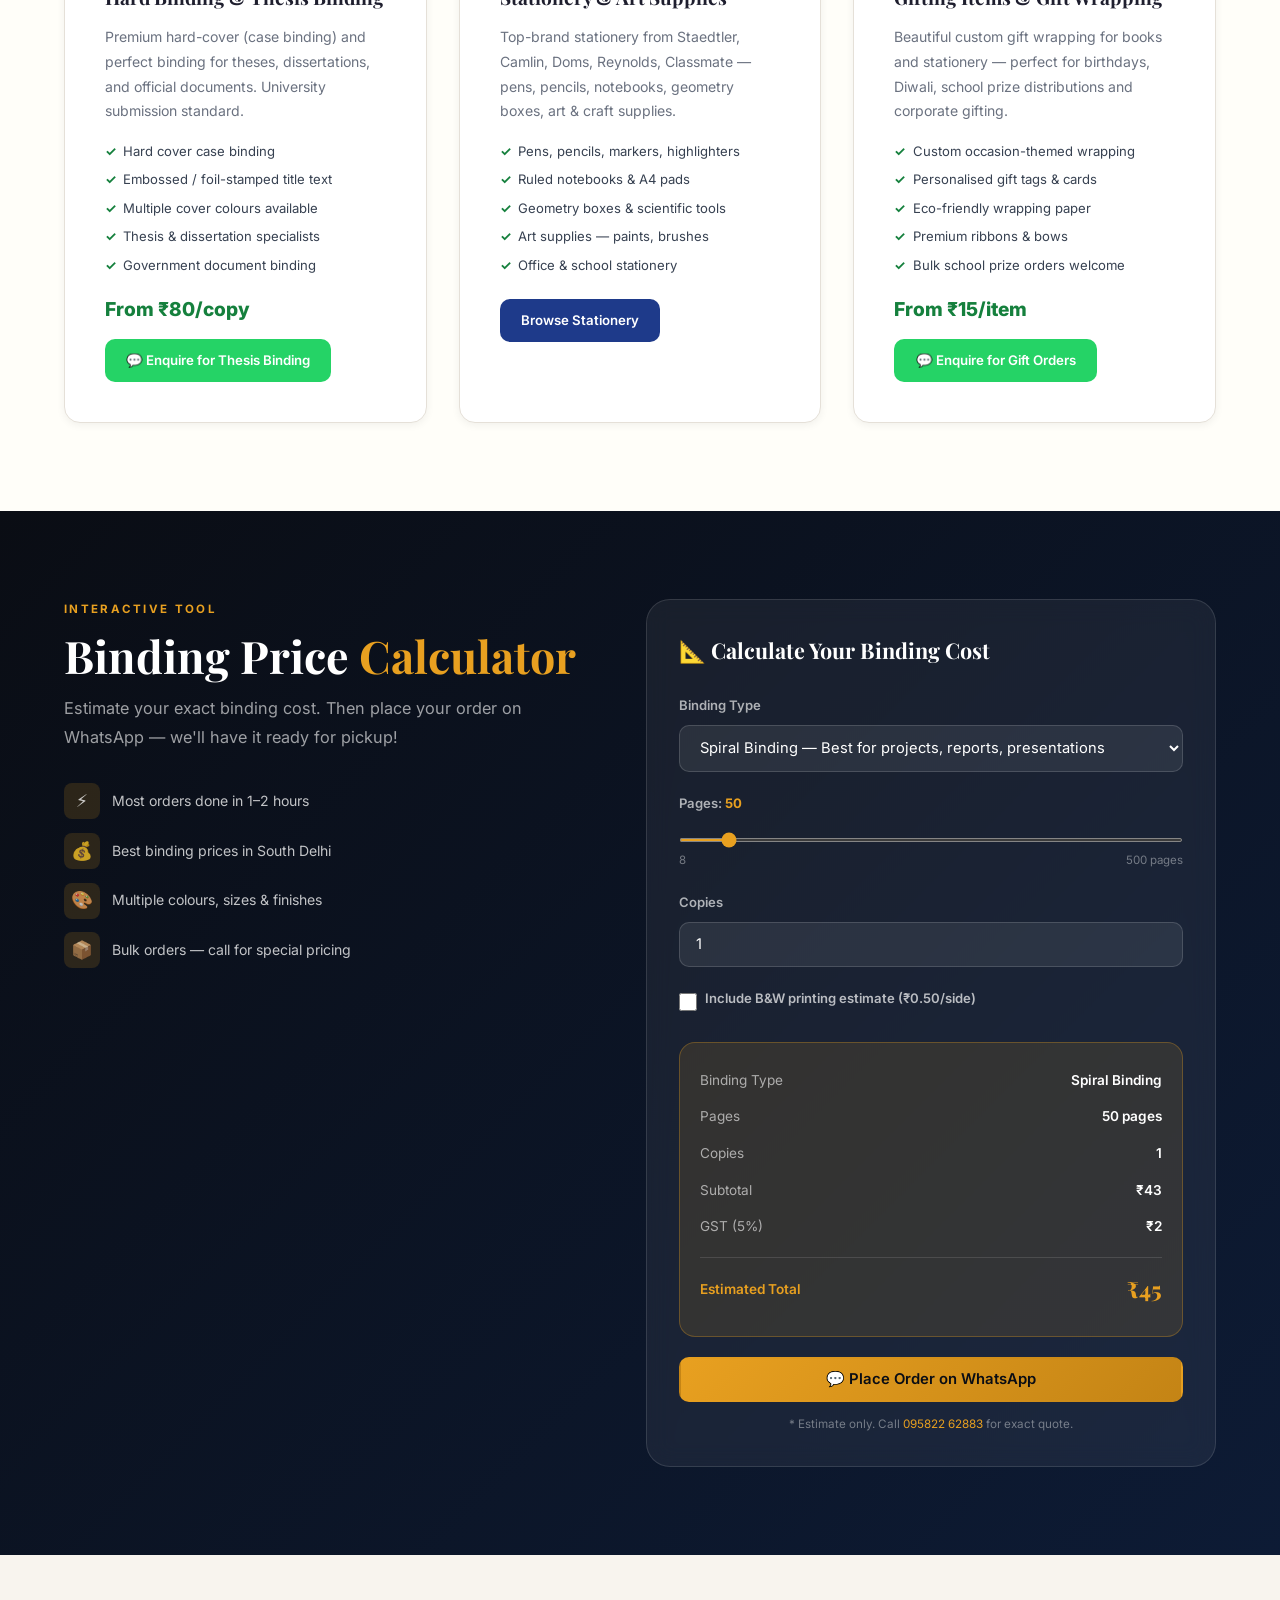
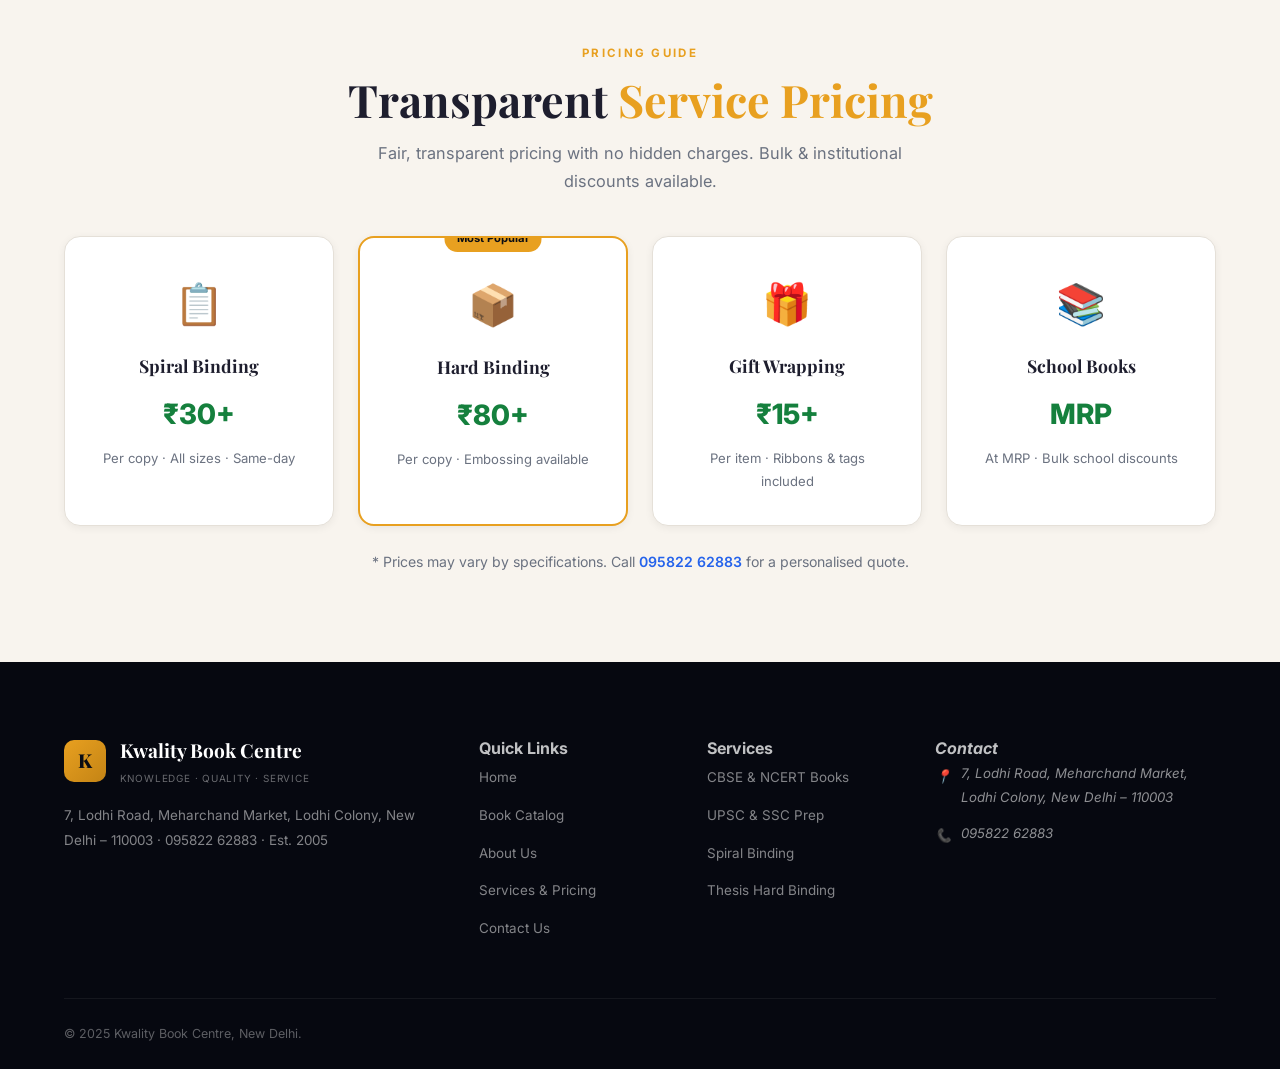
<file: services.html>
<!DOCTYPE html>
<html lang="en" data-theme="light">
<head>
  <meta charset="UTF-8" />
  <meta name="viewport" content="width=device-width, initial-scale=1.0" />
  <title>Services | Kwality Book Centre — School Books, UPSC Books, Binding · Lodhi Colony, New Delhi</title>
  <meta name="description" content="Kwality Book Centre services: CBSE/NCERT school books, UPSC & SSC competitive exam books, premium stationery, spiral binding, hard binding & gifting in Lodhi Colony, New Delhi. Call 09582262883." />
  <!-- Open Graph / Social Media -->
  <meta property="og:type"        content="website" />
  <meta property="og:url"         content="https://kwalitybookcentre.in/services.html" />
  <meta property="og:title"       content="Academic Services & Binding Pricing | Kwality Book Centre — New Delhi" />
  <meta property="og:description" content="School books, UPSC/SSC competitive books, stationery, spiral binding, thesis hard binding and gifting in Meharchand Market, Lodhi Colony. Same-day service." />
  <meta property="og:image"       content="https://kwalitybookcentre.in/images/kwality-storefront.jpg" />
  <meta name="twitter:card"       content="summary_large_image" />

  <!-- Schema.org JSON-LD -->
  <script type="application/ld+json">
  {
    "@context": "https://schema.org",
    "@type": "Service",
    "serviceType": "Academic Book Supply and Document Binding",
    "provider": {
      "@type": "BookStore",
      "name": "Kwality Book Centre",
      "telephone": "+91-9582262883",
      "address": {
        "@type": "PostalAddress",
        "streetAddress": "7, Lodhi Road, Meharchand Market",
        "addressLocality": "Lodhi Colony",
        "addressRegion": "New Delhi",
        "postalCode": "110003",
        "addressCountry": "IN"
      }
    },
    "hasOfferCatalog": {
      "@type": "OfferCatalog",
      "name": "Kwality Book Centre Academic Services",
      "itemListElement": [
        {"@type": "Offer", "itemOffered": {"@type": "Service", "name": "CBSE & NCERT School Books"}},
        {"@type": "Offer", "itemOffered": {"@type": "Service", "name": "UPSC & SSC Competitive Exam Books"}},
        {"@type": "Offer", "itemOffered": {"@type": "Service", "name": "Same-Day Spiral Binding", "price": "30", "priceCurrency": "INR"}},
        {"@type": "Offer", "itemOffered": {"@type": "Service", "name": "Hard Cover Thesis Binding", "price": "80", "priceCurrency": "INR"}},
        {"@type": "Offer", "itemOffered": {"@type": "Service", "name": "Stationery & Art Supplies"}},
      ]
    }
  }
  </script>
  <link rel="canonical" href="https://kwalitybookcentre.in/services.html" />
  <link rel="preconnect" href="https://fonts.googleapis.com" />
  <link rel="preconnect" href="https://fonts.gstatic.com" crossorigin />
  <link rel="icon" href="data:image/svg+xml,<svg xmlns='http://www.w3.org/2000/svg' viewBox='0 0 100 100'><text y='.9em' font-size='90'>📚</text></svg>" />
  <link rel="stylesheet" href="css/style.css" />
</head>
<body>

<a href="#main" class="skip-link">Skip to main content</a>
<div id="scrollProgress"></div>

<div class="search-overlay" id="searchOverlay" role="dialog" aria-modal="true">
  <button class="search-close" id="searchClose" aria-label="Close search">✕</button>
  <div class="search-overlay-inner">
    <div class="search-box"><span class="search-icon-left">🔍</span><input type="search" class="search-input" id="searchInput" placeholder="Search books…" autocomplete="off" /></div>
    <div class="search-results" id="searchResults"><p class="search-hint">Start typing to search…</p></div>
  </div>
</div>

<div class="top-bar"><div class="container">
  <div class="top-info">
    <span class="top-info-item">📍 7, Lodhi Rd, Meharchand Market, Lodhi Colony, New Delhi – 110003</span>
    <span class="top-info-item">📞 <a href="tel:+919582262883">095822 62883</a></span>
  </div>
  <div class="top-social"><a href="https://wa.me/919582262883" target="_blank" rel="noopener" aria-label="WhatsApp">💬</a></div>
</div></div>

<nav class="navbar" role="navigation" aria-label="Primary navigation">
  <div class="container" style="display:flex;align-items:center;height:68px;gap:1.5rem;">
    <a href="index.html" class="nav-brand"><div class="nav-logo">K</div><div class="nav-title"><div class="name">Kwality Book Centre</div><div class="tag">Lodhi Colony · New Delhi</div></div></a>
    <ul class="nav-links" id="primaryNav" style="display:flex;" role="list">
      <li><a class="nav-link"        href="index.html">Home</a></li>
      <li><a class="nav-link"        href="books.html">Books</a></li>
      <li><a class="nav-link"        href="about.html">About</a></li>
      <li><a class="nav-link active" href="services.html" aria-current="page">Services</a></li>
      <li><a class="nav-link"        href="contact.html">Contact</a></li>
    </ul>
    <div class="nav-actions">
      <button class="nav-btn-icon open-search" aria-label="Search">🔍</button>
      <button class="nav-btn-icon theme-toggle" aria-label="Toggle theme">🌙</button>
      <a class="btn btn-gold btn-sm" href="tel:+919582262883">📞 Call Now</a>
    </div>
    <button class="hamburger" id="hamburger" aria-label="Open menu" aria-expanded="false"><span></span><span></span><span></span></button>
  </div>
</nav>

<section class="page-hero" aria-labelledby="services-h1">
  <div class="container">
    <nav class="breadcrumb"><a href="index.html">Home</a><span class="breadcrumb-sep"> › </span><span aria-current="page">Services</span></nav>
    <h1 id="services-h1">Our Services — Books, Stationery &amp; Binding in New Delhi</h1>
    <p>Complete academic services at Meharchand Market, Lodhi Colony. Browse, enquire on WhatsApp, or just walk in!</p>
  </div>
</section>

<main id="main">

  <!-- Detailed Services -->
  <section class="section-pad" aria-labelledby="svc-det-h2">
    <div class="container">
      <div class="text-c reveal">
        <span class="section-eye">What We Do</span>
        <h2 class="section-h" id="svc-det-h2">Complete Academic <span class="hl">Solutions in Delhi</span></h2>
        <p class="section-sub">Every service you need for academic success — at 7 Lodhi Road, Meharchand Market, Lodhi Colony, New Delhi.</p>
      </div>

      <!-- Services in a 2-col detailed grid -->
      <div style="display:grid;grid-template-columns:repeat(auto-fill,minmax(340px,1fr));gap:2rem;margin-top:3rem;">

        <article class="service-card reveal" style="padding:2.5rem;" aria-labelledby="det-svc1">
          <div class="svc-icon" aria-hidden="true">📚</div>
          <h2 class="svc-title" id="det-svc1">School Books — CBSE, ICSE &amp; NCERT</h2>
          <p class="svc-desc">Complete school textbooks for Classes 1–12. NCERT official books always in stock. School bulk order pricing available.</p>
          <ul class="svc-features">
            <li><span class="ck">✓</span>CBSE textbooks — Classes 1 to 12</li>
            <li><span class="ck">✓</span>ICSE &amp; ISC books for all subjects</li>
            <li><span class="ck">✓</span>NCERT books, exemplars &amp; solutions</li>
            <li><span class="ck">✓</span>Reference books: RD Sharma, HC Verma</li>
            <li><span class="ck">✓</span>Dictionaries, activity books &amp; guides</li>
            <li><span class="ck">✓</span>Bulk institutional discount available</li>
          </ul>
          <div style="margin-top:1rem;display:flex;gap:.75rem;flex-wrap:wrap;">
            <a href="books.html?cat=school" class="btn btn-royal btn-sm">Browse School Books</a>
            <a href="https://wa.me/919582262883?text=Hi!+I+need+school+books+at+Kwality+Book+Centre." target="_blank" rel="noopener noreferrer" class="btn btn-sm" style="background:#25d366;color:#fff;">💬 WhatsApp</a>
          </div>
        </article>

        <article class="service-card reveal" style="padding:2.5rem;" aria-labelledby="det-svc2">
          <div class="svc-icon" aria-hidden="true">🎯</div>
          <h2 class="svc-title" id="det-svc2">UPSC, SSC &amp; Competitive Exam Books</h2>
          <p class="svc-desc">Latest 2025 editions for UPSC Civil Services, SSC CGL/CHSL, Banking (IBPS/SBI), Railway RRB, NEET, JEE and Defence exams.</p>
          <ul class="svc-features">
            <li><span class="ck">✓</span>Laxmikanth Polity, Spectrum History</li>
            <li><span class="ck">✓</span>Arihant, Disha, Kiran, Lucent series</li>
            <li><span class="ck">✓</span>Previous year solved papers</li>
            <li><span class="ck">✓</span>Staff guidance on book selection</li>
            <li><span class="ck">✓</span>NEET &amp; JEE Mains/Advanced books</li>
            <li><span class="ck">✓</span>State PSC &amp; UPPSC preparation</li>
          </ul>
          <div style="margin-top:1rem;display:flex;gap:.75rem;flex-wrap:wrap;">
            <a href="books.html?cat=upsc" class="btn btn-royal btn-sm">UPSC Books</a>
            <a href="books.html?cat=ssc"  class="btn btn-royal btn-sm">SSC Books</a>
          </div>
        </article>

        <article class="service-card reveal" style="padding:2.5rem;" aria-labelledby="det-svc3">
          <div class="svc-icon" aria-hidden="true">📋</div>
          <h2 class="svc-title" id="det-svc3">Spiral Binding — Same Day, New Delhi</h2>
          <p class="svc-desc">Professional in-house spiral binding for student projects, presentations &amp; reports. Walk in, collect in 30–60 minutes.</p>
          <ul class="svc-features">
            <li><span class="ck">✓</span>Black, silver, gold, blue, red spirals</li>
            <li><span class="ck">✓</span>A4, A3 and custom sizes</li>
            <li><span class="ck">✓</span>Clear transparent front cover</li>
            <li><span class="ck">✓</span>Printed or coloured back cover</li>
            <li><span class="ck">✓</span>Bulk college orders accepted</li>
          </ul>
          <div style="margin-top:1rem;"><span style="font-size:1.2rem;font-weight:800;color:var(--green);">From ₹30/copy</span></div>
          <a href="https://wa.me/919582262883?text=Hi!+I+need+spiral+binding.+Please+give+me+more+information." target="_blank" rel="noopener noreferrer" class="btn btn-sm" style="background:#25d366;color:#fff;margin-top:.75rem;">💬 Order Binding on WhatsApp</a>
        </article>

        <article class="service-card reveal" style="padding:2.5rem;" aria-labelledby="det-svc4">
          <div class="svc-icon" aria-hidden="true">📦</div>
          <h2 class="svc-title" id="det-svc4">Hard Binding &amp; Thesis Binding</h2>
          <p class="svc-desc">Premium hard-cover (case binding) and perfect binding for theses, dissertations, and official documents. University submission standard.</p>
          <ul class="svc-features">
            <li><span class="ck">✓</span>Hard cover case binding</li>
            <li><span class="ck">✓</span>Embossed / foil-stamped title text</li>
            <li><span class="ck">✓</span>Multiple cover colours available</li>
            <li><span class="ck">✓</span>Thesis &amp; dissertation specialists</li>
            <li><span class="ck">✓</span>Government document binding</li>
          </ul>
          <div style="margin-top:1rem;"><span style="font-size:1.2rem;font-weight:800;color:var(--green);">From ₹80/copy</span></div>
          <a href="https://wa.me/919582262883?text=Hi!+I+need+hard+cover+binding+for+my+thesis." target="_blank" rel="noopener noreferrer" class="btn btn-sm" style="background:#25d366;color:#fff;margin-top:.75rem;">💬 Enquire for Thesis Binding</a>
        </article>

        <article class="service-card reveal" style="padding:2.5rem;" aria-labelledby="det-svc5">
          <div class="svc-icon" aria-hidden="true">✏️</div>
          <h2 class="svc-title" id="det-svc5">Stationery &amp; Art Supplies</h2>
          <p class="svc-desc">Top-brand stationery from Staedtler, Camlin, Doms, Reynolds, Classmate — pens, pencils, notebooks, geometry boxes, art &amp; craft supplies.</p>
          <ul class="svc-features">
            <li><span class="ck">✓</span>Pens, pencils, markers, highlighters</li>
            <li><span class="ck">✓</span>Ruled notebooks &amp; A4 pads</li>
            <li><span class="ck">✓</span>Geometry boxes &amp; scientific tools</li>
            <li><span class="ck">✓</span>Art supplies — paints, brushes</li>
            <li><span class="ck">✓</span>Office &amp; school stationery</li>
          </ul>
          <a href="books.html?cat=stationery" class="btn btn-royal btn-sm" style="margin-top:1rem;">Browse Stationery</a>
        </article>

        <article class="service-card reveal" style="padding:2.5rem;" aria-labelledby="det-svc6">
          <div class="svc-icon" aria-hidden="true">🎁</div>
          <h2 class="svc-title" id="det-svc6">Gifting Items &amp; Gift Wrapping</h2>
          <p class="svc-desc">Beautiful custom gift wrapping for books and stationery — perfect for birthdays, Diwali, school prize distributions and corporate gifting.</p>
          <ul class="svc-features">
            <li><span class="ck">✓</span>Custom occasion-themed wrapping</li>
            <li><span class="ck">✓</span>Personalised gift tags &amp; cards</li>
            <li><span class="ck">✓</span>Eco-friendly wrapping paper</li>
            <li><span class="ck">✓</span>Premium ribbons &amp; bows</li>
            <li><span class="ck">✓</span>Bulk school prize orders welcome</li>
          </ul>
          <div style="margin-top:1rem;"><span style="font-size:1.2rem;font-weight:800;color:var(--green);">From ₹15/item</span></div>
          <a href="https://wa.me/919582262883?text=Hi!+I+need+gift+wrapping+for+books." target="_blank" rel="noopener noreferrer" class="btn btn-sm" style="background:#25d366;color:#fff;margin-top:.75rem;">💬 Enquire for Gift Orders</a>
        </article>

      </div>
    </div>
  </section>

  <!-- Binding Calculator (full version) -->
  <section class="section-pad calc-section" aria-labelledby="calc-svc-h2">
    <div class="container">
      <div class="calc-grid">
        <div class="calc-intro reveal-l">
          <span class="section-eye">Interactive Tool</span>
          <h2 class="section-h" id="calc-svc-h2" style="color:#fff;">Binding Price <span class="hl">Calculator</span></h2>
          <p class="section-sub" style="color:rgba(255,255,255,.6);">Estimate your exact binding cost. Then place your order on WhatsApp — we'll have it ready for pickup!</p>
          <div class="calc-perks">
            <div class="calc-perk"><div class="calc-perk-ico">⚡</div>Most orders done in 1–2 hours</div>
            <div class="calc-perk"><div class="calc-perk-ico">💰</div>Best binding prices in South Delhi</div>
            <div class="calc-perk"><div class="calc-perk-ico">🎨</div>Multiple colours, sizes &amp; finishes</div>
            <div class="calc-perk"><div class="calc-perk-ico">📦</div>Bulk orders — call for special pricing</div>
          </div>
        </div>
        <div class="reveal-r">
          <div class="calc-card">
            <h3>📐 Calculate Your Binding Cost</h3>
            <div class="calc-field">
              <label for="bindType">Binding Type</label>
              <select class="calc-select" id="bindType" aria-label="Binding type"></select>
            </div>
            <div class="calc-field">
              <label for="bindPages">Pages: <strong id="pagesVal" style="color:var(--gold)">50</strong></label>
              <input type="range" class="calc-slider" id="bindPages" min="8" max="500" value="50" step="1" />
              <div class="calc-slider-labels"><span>8</span><span>500 pages</span></div>
            </div>
            <div class="calc-field">
              <label for="bindCopies">Copies</label>
              <input type="number" class="calc-input" id="bindCopies" min="1" max="100" value="1" />
            </div>
            <div class="calc-field" style="display:flex;align-items:center;gap:.5rem;">
              <input type="checkbox" id="bindPrint" style="accent-color:var(--gold);width:18px;height:18px;cursor:pointer;" />
              <label for="bindPrint" style="cursor:pointer;font-size:.82rem;color:rgba(255,255,255,.7);">Include B&W printing estimate (₹0.50/side)</label>
            </div>
            <div class="calc-result" id="calcResult" aria-live="polite"></div>
            <div class="calc-actions">
              <button class="btn btn-gold btn-full" id="calcWhatsApp">💬 Place Order on WhatsApp</button>
            </div>
            <p class="calc-note">* Estimate only. Call <a href="tel:+919582262883" style="color:var(--gold)">095822 62883</a> for exact quote.</p>
          </div>
        </div>
      </div>
    </div>
  </section>

  <!-- Pricing table -->
  <section class="section-pad" style="background:var(--paper2);" aria-labelledby="pricing-h2">
    <div class="container">
      <div class="text-c reveal">
        <span class="section-eye">Pricing Guide</span>
        <h2 class="section-h" id="pricing-h2">Transparent <span class="hl">Service Pricing</span></h2>
        <p class="section-sub">Fair, transparent pricing with no hidden charges. Bulk &amp; institutional discounts available.</p>
      </div>
      <div style="display:grid;grid-template-columns:repeat(auto-fill,minmax(220px,1fr));gap:1.5rem;margin-top:2.5rem;">
        <div class="service-card reveal" style="text-align:center;padding:2rem;">
          <div style="font-size:2.5rem;margin-bottom:.75rem;">📋</div>
          <h3 style="font-family:'Playfair Display',serif;color:var(--text);font-size:1.1rem;margin-bottom:.5rem;">Spiral Binding</h3>
          <div style="font-size:1.75rem;font-weight:800;color:var(--green);margin:.5rem 0;">₹30+</div>
          <p style="color:var(--muted);font-size:.82rem;">Per copy · All sizes · Same-day</p>
        </div>
        <div class="service-card reveal" style="text-align:center;padding:2rem;border:2px solid var(--gold);position:relative;">
          <div style="position:absolute;top:-12px;left:50%;transform:translateX(-50%);background:var(--gold);color:var(--ink);font-size:.7rem;font-weight:700;padding:.2rem .75rem;border-radius:50px;">Most Popular</div>
          <div style="font-size:2.5rem;margin-bottom:.75rem;">📦</div>
          <h3 style="font-family:'Playfair Display',serif;color:var(--text);font-size:1.1rem;margin-bottom:.5rem;">Hard Binding</h3>
          <div style="font-size:1.75rem;font-weight:800;color:var(--green);margin:.5rem 0;">₹80+</div>
          <p style="color:var(--muted);font-size:.82rem;">Per copy · Embossing available</p>
        </div>
        <div class="service-card reveal" style="text-align:center;padding:2rem;">
          <div style="font-size:2.5rem;margin-bottom:.75rem;">🎁</div>
          <h3 style="font-family:'Playfair Display',serif;color:var(--text);font-size:1.1rem;margin-bottom:.5rem;">Gift Wrapping</h3>
          <div style="font-size:1.75rem;font-weight:800;color:var(--green);margin:.5rem 0;">₹15+</div>
          <p style="color:var(--muted);font-size:.82rem;">Per item · Ribbons &amp; tags included</p>
        </div>
        <div class="service-card reveal" style="text-align:center;padding:2rem;">
          <div style="font-size:2.5rem;margin-bottom:.75rem;">📚</div>
          <h3 style="font-family:'Playfair Display',serif;color:var(--text);font-size:1.1rem;margin-bottom:.5rem;">School Books</h3>
          <div style="font-size:1.75rem;font-weight:800;color:var(--green);margin:.5rem 0;">MRP</div>
          <p style="color:var(--muted);font-size:.82rem;">At MRP · Bulk school discounts</p>
        </div>
      </div>
      <p class="text-c" style="margin-top:1.5rem;color:var(--muted);font-size:.88rem;">
        * Prices may vary by specifications. Call <a href="tel:+919582262883" style="color:var(--royal-mid);font-weight:600;">095822 62883</a> for a personalised quote.
      </p>
    </div>
  </section>

</main>

<footer class="footer" role="contentinfo">
  <div class="container">
    <div class="footer-grid">
      <div><div class="nav-brand" style="margin-bottom:1rem;"><div class="nav-logo">K</div><div class="nav-title"><div class="footer-brand-name">Kwality Book Centre</div><div class="footer-brand-tag">Knowledge · Quality · Service</div></div></div><p class="footer-desc">7, Lodhi Road, Meharchand Market, Lodhi Colony, New Delhi – 110003 · 095822 62883 · Est. 2005</p></div>
      <nav><h4>Quick Links</h4><ul class="footer-links"><li><a href="index.html">Home</a></li><li><a href="books.html">Book Catalog</a></li><li><a href="about.html">About Us</a></li><li><a href="services.html">Services &amp; Pricing</a></li><li><a href="contact.html">Contact Us</a></li></ul></nav>
      <nav><h4>Services</h4><ul class="footer-links"><li><a href="books.html?cat=school">CBSE &amp; NCERT Books</a></li><li><a href="books.html?cat=upsc">UPSC &amp; SSC Prep</a></li><li><a href="services.html">Spiral Binding</a></li><li><a href="services.html">Thesis Hard Binding</a></li></ul></nav>
      <address><h4>Contact</h4><ul class="footer-contact-list"><li><span class="fi">📍</span><span>7, Lodhi Road, Meharchand Market, Lodhi Colony, New Delhi – 110003</span></li><li><span class="fi">📞</span><a href="tel:+919582262883">095822 62883</a></li></ul></address>
    </div>
  </div>
  <div class="footer-bottom"><div class="container"><p>© 2025 Kwality Book Centre, New Delhi.</p></div></div>
</footer>

<a class="wa-float" href="https://wa.me/919582262883" target="_blank" rel="noopener noreferrer" aria-label="WhatsApp">💬</a>
<button id="backToTop" aria-label="Back to top">▲</button>
<div class="toast-container" aria-live="polite"></div>

<script src="js/books-data.js"></script>
<script src="js/main.js"></script>
</body>
</html>
</file>
<file: css/style.css>
/* ================================================================
   Kwality Book Centre — Complete Design System v3.0
   "Premium Ink & Gold" — Insane Edition
   ================================================================ */

@import url('https://fonts.googleapis.com/css2?family=Playfair+Display:ital,wght@0,400;0,600;0,700;0,800;1,400;1,700&family=Inter:wght@300;400;500;600;700;800&display=swap');

/* ─── CSS Custom Properties ─── */
:root {
  /* Core Colors */
  --ink:       #0a0d14;
  --ink-soft:  #13172a;
  --paper:     #fffef9;
  --paper2:    #f8f4ee;
  --cream:     #f0e8d8;

  /* Brand */
  --gold:      #e8a020;
  --gold-dark: #c48415;
  --gold-pale: #fdf0d5;
  --royal:     #1e3a8a;
  --royal-mid: #2563eb;
  --royal-pale:#dbeafe;

  /* UI Colors */
  --green:     #15803d;
  --green-pale:#dcfce7;
  --red:       #b91c1c;
  --red-pale:  #fee2e2;
  --amber:     #d97706;
  --amber-pale:#fef3c7;
  --purple:    #7c3aed;
  --purple-pale:#ede9fe;
  --teal:      #0891b2;
  --teal-pale: #cffafe;

  /* Text */
  --text:      #1e1e2e;
  --text-2:    #374151;
  --muted:     #6b7280;
  --muted-2:   #9ca3af;

  /* Borders & UI */
  --border:    #e5e0d8;
  --border-2:  #d4cfc6;
  --card-bg:   #ffffff;
  --radius:    10px;
  --radius-lg: 16px;
  --radius-xl: 24px;

  /* Shadows */
  --shadow-sm:   0 2px 8px rgba(0,0,0,.06);
  --shadow:      0 4px 24px rgba(0,0,0,.09);
  --shadow-lg:   0 16px 48px rgba(0,0,0,.14);
  --shadow-xl:   0 32px 80px rgba(0,0,0,.20);
  --shadow-book: -8px 8px 0 rgba(0,0,0,.12), -4px 4px 0 rgba(0,0,0,.08);
  --shadow-gold: 0 8px 32px rgba(232,160,32,.35);
  --shadow-royal:0 8px 32px rgba(30,58,138,.30);

  /* Transitions */
  --ease:   cubic-bezier(.4,0,.2,1);
  --bounce: cubic-bezier(.68,-0.55,.265,1.55);
  --slow:   cubic-bezier(.25,.46,.45,.94);

  /* Dark nav variable */
  --nav-bg:    rgba(10,13,20,.92);
  --nav-text:  rgba(255,255,255,.85);
}

/* ─── Dark Mode ─── */
[data-theme="dark"] {
  --paper:     #0d1117;
  --paper2:    #161b22;
  --cream:     #21262d;
  --text:      #e6edf3;
  --text-2:    #c9d1d9;
  --muted:     #8b949e;
  --muted-2:   #6e7681;
  --border:    #30363d;
  --border-2:  #21262d;
  --card-bg:   #161b22;
  --shadow-sm: 0 2px 8px rgba(0,0,0,.3);
  --shadow:    0 4px 24px rgba(0,0,0,.4);
  --shadow-lg: 0 16px 48px rgba(0,0,0,.5);
  --gold-pale: rgba(232,160,32,.12);
  --royal-pale:rgba(37,99,235,.12);
  --green-pale:rgba(21,128,61,.15);
  --red-pale:  rgba(185,28,28,.15);
  --amber-pale:rgba(217,119,6,.15);
  --purple-pale:rgba(124,58,237,.15);
}

/* ─── Reset & Base ─── */
*,*::before,*::after { box-sizing:border-box; margin:0; padding:0; }
html { scroll-behavior:smooth; font-size:16px; }
body { font-family:'Inter',system-ui,sans-serif; color:var(--text); background:var(--paper); line-height:1.75; overflow-x:hidden; transition:background .3s var(--ease),color .3s var(--ease); }
img  { max-width:100%; height:auto; display:block; }
a    { text-decoration:none; color:var(--royal-mid); transition:color .25s var(--ease); }
a:hover { color:var(--gold); }
ul   { list-style:none; }
button { font-family:inherit; cursor:pointer; }

/* ─── Utilities ─── */
.container { max-width:1200px; margin:0 auto; padding:0 1.5rem; }
.section-pad { padding:5.5rem 0; }
.section-pad-sm { padding:3.5rem 0; }

/* ─── Scroll Progress Bar ─── */
#scrollProgress { position:fixed; top:0; left:0; height:3px; background:linear-gradient(90deg,var(--gold),var(--royal-mid)); z-index:9999; width:0; transition:width .1s linear; }

/* ─── Back to Top ─── */
#backToTop {
  position:fixed; bottom:5.5rem; right:1.5rem; z-index:900;
  width:44px; height:44px; border-radius:50%;
  background:var(--royal); color:#fff;
  display:flex; align-items:center; justify-content:center;
  font-size:1.2rem; box-shadow:var(--shadow-royal);
  opacity:0; transform:translateY(20px);
  transition:all .3s var(--ease); border:none;
  pointer-events:none;
}
#backToTop.visible { opacity:1; transform:translateY(0); pointer-events:all; }
#backToTop:hover { background:var(--gold); box-shadow:var(--shadow-gold); transform:translateY(-3px); }

/* ─── WhatsApp Float ─── */
.wa-float {
  position:fixed; bottom:1.5rem; right:1.5rem; z-index:900;
  width:56px; height:56px; border-radius:50%;
  background:linear-gradient(135deg,#25d366,#128c7e);
  display:flex; align-items:center; justify-content:center;
  font-size:1.7rem; box-shadow:0 8px 24px rgba(37,211,102,.4);
  transition:all .3s var(--ease);
  animation:waPulse 2.5s ease-in-out infinite;
}
.wa-float:hover { transform:scale(1.12) rotate(-5deg); box-shadow:0 12px 32px rgba(37,211,102,.5); }
.wa-float::before {
  content:''; position:absolute; inset:-6px;
  border-radius:50%; background:rgba(37,211,102,.25);
  animation:waPulse2 2.5s ease-in-out infinite;
}
@keyframes waPulse  { 0%,100% { box-shadow:0 8px 24px rgba(37,211,102,.4); } 50% { box-shadow:0 8px 32px rgba(37,211,102,.7); } }
@keyframes waPulse2 { 0%,100% { transform:scale(1); opacity:.5; } 50% { transform:scale(1.3); opacity:0; } }

/* ─── Buttons ─── */
.btn {
  display:inline-flex; align-items:center; gap:.5rem;
  padding:.72rem 1.75rem; border-radius:var(--radius);
  font-family:'Inter',sans-serif; font-weight:600; font-size:.93rem;
  transition:all .25s var(--ease); border:2px solid transparent;
  white-space:nowrap; cursor:pointer;
}
.btn-gold { background:linear-gradient(135deg,var(--gold),var(--gold-dark)); color:var(--ink); border-color:transparent; }
.btn-gold:hover { color:var(--ink); transform:translateY(-2px); box-shadow:var(--shadow-gold); }
.btn-royal { background:var(--royal); color:#fff; }
.btn-royal:hover { background:var(--royal-mid); color:#fff; transform:translateY(-2px); box-shadow:var(--shadow-royal); }
.btn-ghost { background:transparent; border-color:rgba(255,255,255,.3); color:#fff; }
.btn-ghost:hover { background:rgba(255,255,255,.1); border-color:rgba(255,255,255,.6); color:#fff; }
.btn-outline-dark { background:transparent; border-color:var(--border-2); color:var(--text-2); }
.btn-outline-dark:hover { border-color:var(--royal-mid); color:var(--royal-mid); background:var(--royal-pale); }
.btn-sm { padding:.5rem 1.2rem; font-size:.83rem; }
.btn-lg { padding:1rem 2.25rem; font-size:1.05rem; }
.btn-icon { padding:.65rem 1rem; }
.btn-full { width:100%; justify-content:center; }

/* ─── Badges ─── */
.badge { display:inline-flex; align-items:center; gap:.3rem; padding:.2rem .65rem; border-radius:50px; font-size:.7rem; font-weight:700; text-transform:uppercase; letter-spacing:.06em; }
.badge-hot    { background:var(--red-pale); color:var(--red); }
.badge-new    { background:var(--green-pale); color:var(--green); }
.badge-info   { background:var(--royal-pale); color:var(--royal); }
.badge-amber  { background:var(--amber-pale); color:var(--amber); }
.badge-stock-out { background:var(--red-pale); color:var(--red); }

/* ─── Section Headers ─── */
.section-eye { font-size:.72rem; font-weight:700; text-transform:uppercase; letter-spacing:.2em; color:var(--gold); margin-bottom:.6rem; display:block; }
.section-h { font-family:'Playfair Display',serif; font-size:clamp(1.8rem,3.5vw,2.8rem); color:var(--text); line-height:1.2; }
.section-h .hl { color:var(--gold); }
.section-sub { color:var(--muted); font-size:1.02rem; margin-top:.75rem; max-width:600px; }
.text-c { text-align:center; }
.text-c .section-sub { margin-inline:auto; }

/* ─── Announce Bar ─── */
.announce-bar {
  background:linear-gradient(90deg,var(--royal) 0%,var(--royal-mid) 50%,var(--royal) 100%);
  background-size:200% 100%; animation:shimmer 4s linear infinite;
  color:#fff; text-align:center; padding:.5rem 3rem; font-size:.82rem; font-weight:500;
  position:relative; z-index:200;
}
.announce-bar a { color:var(--gold); font-weight:700; }
.announce-bar .ab-close { position:absolute; right:1rem; top:50%; transform:translateY(-50%); background:none; border:none; color:rgba(255,255,255,.7); font-size:1.1rem; cursor:pointer; line-height:1; }
@keyframes shimmer { 0% { background-position:200% 0; } 100% { background-position:-200% 0; } }

/* ─── Top Info Bar ─── */
.top-bar { background:var(--ink); padding:.42rem 0; border-bottom:1px solid rgba(255,255,255,.06); }
.top-bar .container { display:flex; justify-content:space-between; align-items:center; flex-wrap:wrap; gap:.5rem; }
.top-info { display:flex; align-items:center; gap:1.25rem; flex-wrap:wrap; }
.top-info-item { display:flex; align-items:center; gap:.35rem; font-size:.78rem; color:rgba(255,255,255,.65); }
.top-info-item a { color:rgba(255,255,255,.85); }
.top-info-item a:hover { color:var(--gold); }
.top-social { display:flex; gap:.4rem; }
.top-social a { width:26px; height:26px; border-radius:6px; background:rgba(255,255,255,.07); display:flex; align-items:center; justify-content:center; font-size:.72rem; color:rgba(255,255,255,.7); transition:all .2s; text-decoration:none; }
.top-social a:hover { background:var(--gold); color:var(--ink); transform:translateY(-2px); }

/* ─── Navbar ─── */
.navbar {
  position:sticky; top:0; z-index:1000;
  background:var(--nav-bg); backdrop-filter:blur(20px); -webkit-backdrop-filter:blur(20px);
  border-bottom:1px solid rgba(255,255,255,.08);
  transition:all .3s var(--ease);
}
[data-theme="dark"] .navbar { background:rgba(13,17,23,.95); border-color:rgba(255,255,255,.06); }
.navbar .container { display:flex; align-items:center; height:68px; gap:1.5rem; }
.nav-brand { display:flex; align-items:center; gap:.85rem; text-decoration:none; flex-shrink:0; }
.nav-logo { width:42px; height:42px; border-radius:10px; background:linear-gradient(135deg,var(--gold),var(--gold-dark)); display:flex; align-items:center; justify-content:center; font-family:'Playfair Display',serif; font-weight:800; font-size:1.2rem; color:var(--ink); letter-spacing:-.02em; flex-shrink:0; }
.nav-title { display:flex; flex-direction:column; justify-content:center; }
.nav-title .name { font-family:'Playfair Display',serif; font-size:1.08rem; font-weight:700; color:#fff; line-height:1.2; white-space:nowrap; }
.nav-title .tag  { font-size:.62rem; color:rgba(255,255,255,.6); text-transform:uppercase; letter-spacing:.08em; line-height:1.1; margin-top:3px; white-space:nowrap; }

.nav-links { display:flex; align-items:center; gap:.1rem; margin-left:auto; }
.nav-link { padding:.5rem .95rem; color:rgba(255,255,255,.75); font-size:.88rem; font-weight:500; border-radius:8px; transition:all .2s; white-space:nowrap; position:relative; text-decoration:none; }
.nav-link:hover, .nav-link.active { color:#fff; background:rgba(255,255,255,.08); }
.nav-link.active::after { content:''; position:absolute; bottom:2px; left:50%; transform:translateX(-50%); width:18px; height:2px; background:var(--gold); border-radius:2px; }

.nav-actions { display:flex; align-items:center; gap:.5rem; margin-left:.75rem; }
.nav-btn-icon {
  width:38px; height:38px; border-radius:8px; background:rgba(255,255,255,.08); border:none;
  display:flex; align-items:center; justify-content:center; color:rgba(255,255,255,.8);
  font-size:1rem; cursor:pointer; transition:all .2s; position:relative;
}
.nav-btn-icon:hover { background:rgba(255,255,255,.15); color:#fff; }
.nav-badge { position:absolute; top:-4px; right:-4px; background:var(--gold); color:var(--ink); font-size:.58rem; font-weight:700; width:17px; height:17px; border-radius:50%; display:flex; align-items:center; justify-content:center; }

.hamburger { display:none; width:38px; height:38px; border-radius:8px; background:rgba(255,255,255,.08); border:none; align-items:center; justify-content:center; flex-direction:column; gap:5px; cursor:pointer; padding:.5rem; }
.hamburger span { width:20px; height:2px; background:#fff; border-radius:2px; transition:all .25s var(--ease); display:block; }

/* ─── Search Overlay ─── */
.search-overlay {
  position:fixed; inset:0; z-index:2000;
  background:rgba(10,13,20,.95); backdrop-filter:blur(20px);
  display:flex; flex-direction:column;
  opacity:0; pointer-events:none; transition:opacity .3s var(--ease);
}
.search-overlay.open { opacity:1; pointer-events:all; }
.search-overlay-inner { width:100%; max-width:740px; margin:4rem auto 0; padding:0 1.5rem; }
.search-close { position:absolute; top:1.25rem; right:1.5rem; width:40px; height:40px; border-radius:50%; background:rgba(255,255,255,.08); border:none; color:#fff; font-size:1.3rem; cursor:pointer; display:flex; align-items:center; justify-content:center; transition:all .2s; }
.search-close:hover { background:var(--gold); color:var(--ink); }
.search-box { position:relative; margin-bottom:1.25rem; }
.search-input {
  width:100%; padding:1.1rem 1.25rem 1.1rem 3.5rem;
  background:rgba(255,255,255,.08); border:1.5px solid rgba(255,255,255,.15);
  border-radius:14px; color:#fff; font-size:1.1rem; font-family:'Inter',sans-serif;
  transition:border-color .2s;
}
.search-input::placeholder { color:rgba(255,255,255,.4); }
.search-input:focus { outline:none; border-color:var(--gold); }
.search-icon-left { position:absolute; left:1.1rem; top:50%; transform:translateY(-50%); font-size:1.1rem; color:rgba(255,255,255,.4); }
.search-results { display:grid; grid-template-columns:repeat(auto-fill,minmax(200px,1fr)); gap:1rem; max-height:55vh; overflow-y:auto; padding-right:.25rem; }
.search-results::-webkit-scrollbar { width:4px; }
.search-results::-webkit-scrollbar-track { background:rgba(255,255,255,.05); border-radius:4px; }
.search-results::-webkit-scrollbar-thumb { background:var(--gold); border-radius:4px; }
.search-hint { color:rgba(255,255,255,.4); font-size:.88rem; text-align:center; padding:2rem; }
.search-no-results { color:rgba(255,255,255,.5); font-size:.95rem; text-align:center; padding:2.5rem; }

/* ─── Search Result Card ─── */
.search-book-card { background:rgba(255,255,255,.06); border:1px solid rgba(255,255,255,.1); border-radius:12px; padding:1rem; cursor:pointer; transition:all .2s; display:flex; gap:.75rem; align-items:flex-start; }
.search-book-card:hover { background:rgba(255,255,255,.1); border-color:var(--gold); }
.search-book-cover { width:40px; height:58px; border-radius:4px; flex-shrink:0; display:flex; align-items:center; justify-content:center; font-size:.7rem; font-weight:700; color:#fff; text-align:center; line-height:1.2; padding:.25rem; }
.search-book-info .book-title { font-size:.85rem; font-weight:600; color:#fff; margin-bottom:.2rem; line-height:1.35; }
.search-book-info .book-author { font-size:.75rem; color:rgba(255,255,255,.5); margin-bottom:.3rem; }
.search-book-info .book-price { font-size:.82rem; font-weight:700; color:var(--gold); }

/* ─── Hero ─── */
.hero {
  position:relative; min-height:92vh;
  display:flex; flex-direction:column; justify-content:center;
  overflow:hidden; background:var(--ink);
}
.hero-bg {
  position:absolute; inset:0; z-index:0;
  background:url('https://images.unsplash.com/photo-1521587760476-6c12a4b040da?auto=format&fit=crop&w=1400&q=80') center/cover no-repeat;
  opacity:.18;
  filter:saturate(0.3);
}
.hero-mesh {
  position:absolute; inset:0; z-index:1;
  background:
    radial-gradient(ellipse 60% 50% at 20% 60%, rgba(30,58,138,.6) 0%, transparent 70%),
    radial-gradient(ellipse 50% 40% at 80% 30%, rgba(124,58,237,.25) 0%, transparent 70%),
    radial-gradient(ellipse 70% 60% at 50% 100%, rgba(232,160,32,.15) 0%, transparent 70%);
}
.hero-container { position:relative; z-index:2; display:flex; align-items:center; gap:3rem; min-height:92vh; padding:5rem 0 4rem; }
.hero-left { flex:1; min-width:300px; }
.hero-eyebrow { display:inline-flex; align-items:center; gap:.5rem; background:rgba(232,160,32,.15); border:1px solid rgba(232,160,32,.3); color:var(--gold); padding:.35rem 1rem; border-radius:50px; font-size:.78rem; font-weight:600; letter-spacing:.06em; text-transform:uppercase; margin-bottom:1.5rem; }
.hero-h1 { font-family:'Playfair Display',serif; font-size:clamp(2.4rem,5vw,4rem); color:#fff; line-height:1.12; font-weight:800; margin-bottom:1.25rem; }
.hero-h1 .hero-gold { color:var(--gold); }
.hero-h1 .typing-cursor { color:var(--gold); animation:blink 1s step-end infinite; }
@keyframes blink { 50% { opacity:0; } }
.hero-sub { color:rgba(255,255,255,.72); font-size:1.08rem; max-width:500px; margin-bottom:2.25rem; line-height:1.8; }
.hero-actions { display:flex; gap:1rem; flex-wrap:wrap; margin-bottom:3rem; }
.hero-trust { display:flex; gap:2rem; flex-wrap:wrap; padding-top:2rem; border-top:1px solid rgba(255,255,255,.1); }
.trust-pill { display:flex; align-items:center; gap:.5rem; }
.trust-icon { font-size:1.3rem; }
.trust-data strong { display:block; color:#fff; font-size:.95rem; font-weight:700; line-height:1; }
.trust-data span  { color:rgba(255,255,255,.5); font-size:.72rem; text-transform:uppercase; letter-spacing:.06em; }

/* ─── Hero Book Shelf ─── */
.hero-right { flex:0 0 400px; }
.hero-shelf-title { color:rgba(255,255,255,.5); font-size:.72rem; text-transform:uppercase; letter-spacing:.15em; margin-bottom:1rem; }
.hero-book-shelf { display:flex; gap:.85rem; flex-wrap:wrap; }
.hero-book {
  width:80px; height:115px;
  border-radius:4px;
  position:relative; cursor:pointer;
  transform-style:preserve-3d;
  transition:transform .4s var(--ease), box-shadow .4s var(--ease);
  box-shadow:var(--shadow-book);
  flex-shrink:0;
}
.hero-book:hover { transform:perspective(600px) rotateY(-18deg) translateY(-8px); box-shadow:-10px 14px 0 rgba(0,0,0,.2),-5px 7px 0 rgba(0,0,0,.12); }
.hero-book .book-spine { position:absolute; left:0; top:0; bottom:0; width:12px; border-radius:4px 0 0 4px; opacity:.45; background:rgba(0,0,0,.4); }
.hero-book .book-body { position:absolute; inset:0; border-radius:4px; padding:.6rem .5rem; display:flex; flex-direction:column; justify-content:space-between; }
.hero-book .bk-title { font-size:.58rem; font-weight:700; color:#fff; line-height:1.3; word-break:break-word; }
.hero-book .bk-author { font-size:.52rem; color:rgba(255,255,255,.65); }
.hero-book .bk-price { font-size:.6rem; font-weight:700; color:var(--gold); background:rgba(0,0,0,.3); padding:.1rem .3rem; border-radius:3px; display:inline-block; }

.hero-store-card {
  margin-top:1.5rem; background:rgba(255,255,255,.07); border:1px solid rgba(255,255,255,.12);
  border-radius:14px; padding:1.25rem; backdrop-filter:blur(12px);
}
.store-card-title { font-size:.72rem; text-transform:uppercase; letter-spacing:.1em; color:rgba(255,255,255,.45); margin-bottom:.85rem; }
.store-card-row { display:flex; align-items:flex-start; gap:.6rem; font-size:.82rem; color:rgba(255,255,255,.75); margin-bottom:.6rem; }
.store-card-row:last-child { margin-bottom:0; }
.store-card-ico { color:var(--gold); flex-shrink:0; font-size:.95rem; margin-top:.05rem; }
.store-card-row a { color:rgba(255,255,255,.85); }
.store-card-row a:hover { color:var(--gold); }

/* ─── USP Strip ─── */
.usp-strip { background:var(--gold); padding:1rem 0; }
.usp-row { display:flex; flex-wrap:wrap; }
.usp-item { flex:1; min-width:200px; display:flex; align-items:center; gap:.75rem; padding:.75rem 1.5rem; border-right:1px solid rgba(0,0,0,.1); }
.usp-item:last-child { border-right:none; }
.usp-ico { font-size:1.5rem; flex-shrink:0; }
.usp-txt strong { display:block; color:var(--ink); font-size:.88rem; font-weight:700; line-height:1.25; }
.usp-txt span   { font-size:.75rem; color:rgba(10,13,20,.6); }

/* ─── Category Filter Tabs ─── */
.cat-filter { display:flex; gap:.5rem; flex-wrap:wrap; margin-bottom:2.5rem; }
.cat-btn {
  padding:.5rem 1.25rem; border-radius:50px;
  border:1.5px solid var(--border-2); background:var(--card-bg);
  color:var(--text-2); font-size:.85rem; font-weight:500; cursor:pointer;
  transition:all .2s var(--ease); font-family:'Inter',sans-serif;
}
.cat-btn:hover { border-color:var(--royal-mid); color:var(--royal-mid); }
.cat-btn.active { background:var(--royal); color:#fff; border-color:var(--royal); box-shadow:var(--shadow-royal); }

/* ─── Book Grid ─── */
.books-grid { display:grid; grid-template-columns:repeat(auto-fill,minmax(185px,1fr)); gap:1.5rem; }
.book-card {
  background:var(--card-bg); border-radius:var(--radius-lg); overflow:hidden;
  box-shadow:var(--shadow-sm); border:1px solid var(--border);
  transition:all .3s var(--ease); display:flex; flex-direction:column;
}
.book-card:hover { transform:translateY(-6px); box-shadow:var(--shadow-lg); border-color:transparent; }

/* CSS Book Cover */
.book-cover-wrap { position:relative; padding:1.5rem 1rem 1rem; display:flex; justify-content:center; }
.book-cover-3d {
  width:100px; height:145px;
  border-radius:3px 5px 5px 3px;
  position:relative; cursor:pointer;
  transform:perspective(500px) rotateY(-5deg);
  transition:transform .4s var(--ease), box-shadow .4s var(--ease);
  box-shadow:-6px 6px 0 rgba(0,0,0,.12), -3px 3px 0 rgba(0,0,0,.07);
}
.book-cover-3d:hover { transform:perspective(500px) rotateY(-18deg); box-shadow:-10px 10px 0 rgba(0,0,0,.18), -5px 5px 0 rgba(0,0,0,.1); }
.book-spine-3d { position:absolute; left:0; top:0; bottom:0; width:14px; border-radius:3px 0 0 3px; background:rgba(0,0,0,.3); }
.book-face { position:absolute; inset:0; border-radius:3px 5px 5px 3px; padding:.75rem .65rem .65rem .9rem; display:flex; flex-direction:column; justify-content:space-between; }
.book-face .bf-pub { font-size:.55rem; color:rgba(255,255,255,.5); text-transform:uppercase; letter-spacing:.06em; }
.book-face .bf-title { font-size:.65rem; font-weight:700; color:#fff; line-height:1.3; flex:1; display:flex; align-items:center; }
.book-face .bf-pub { font-size:.55rem; color:rgba(255,255,255,.5); text-transform:uppercase; letter-spacing:.06em; margin-bottom:.2rem; }
.book-face .bf-title {
  font-size:.65rem; font-weight:700; color:#fff; line-height:1.25;
  display: -webkit-box; -webkit-line-clamp: 3; -webkit-box-orient: vertical;
  overflow: hidden; margin-bottom: auto;
}
.book-face .bf-author { font-size:.58rem; color:rgba(255,255,255,.65); margin-bottom:.15rem; white-space:nowrap; overflow:hidden; text-overflow:ellipsis; }
.book-face .bf-price { font-size:.65rem; font-weight:700; color:var(--gold); }

.book-badge { position:absolute; top:.75rem; right:.75rem; z-index:4; }
.book-out-overlay { position:absolute; inset:0; background:rgba(0,0,0,.5); display:flex; align-items:center; justify-content:center; border-radius:3px 5px 5px 3px; z-index:3; }
.book-out-text { background:rgba(185,28,28,.9); color:#fff; font-size:.65rem; font-weight:700; padding:.2rem .5rem; border-radius:4px; }

.book-info { padding:.85rem 1rem 1rem; flex:1; display:flex; flex-direction:column; }
.book-title {
  font-weight:700; color:var(--text); font-size:.88rem; line-height:1.35; margin-bottom:.25rem;
  display: -webkit-box; -webkit-line-clamp: 2; -webkit-box-orient: vertical; overflow: hidden;
  min-height: 2.4em;
}
.book-author { color:var(--muted); font-size:.75rem; margin-bottom:.35rem; white-space:nowrap; overflow:hidden; text-overflow:ellipsis; }
.book-edition { color:var(--muted-2); font-size:.7rem; }
.book-price-row { display:flex; align-items:center; gap:.5rem; margin-top:auto; padding-top:.75rem; }
.book-price { font-weight:800; font-size:1rem; color:var(--text); }
.book-mrp  { font-size:.78rem; color:var(--muted-2); text-decoration:line-through; }
.book-disc { font-size:.72rem; font-weight:700; color:var(--green); }
.book-actions { display:flex; gap:.5rem; padding:.75rem 1rem; border-top:1px solid var(--border); }
.book-action-btn { flex:1; padding:.5rem; border-radius:8px; font-size:.78rem; font-weight:600; display:flex; align-items:center; justify-content:center; gap:.3rem; cursor:pointer; transition:all .2s; font-family:'Inter',sans-serif; }
.btn-wa    { background:rgba(37,211,102,.1); color:#15803d; border:1px solid rgba(37,211,102,.25); }
.btn-wa:hover { background:#25d366; color:#fff; }
.btn-wish  { background:rgba(124,58,237,.08); color:var(--purple); border:1px solid rgba(124,58,237,.2); }
.btn-wish:hover { background:var(--purple); color:#fff; }
.btn-wish.wishlisted { background:var(--purple); color:#fff; }

/* ─── Why Us / Image Section ─── */
.why-grid { display:grid; grid-template-columns:1fr 1fr; gap:3.5rem; align-items:center; }
.store-photo-wrap { position:relative; margin-bottom:1.5rem; }
.store-photo-img {
  width:100%; aspect-ratio:4/3;
  border-radius:var(--radius-xl); overflow:hidden;
  box-shadow:var(--shadow-xl);
  background: linear-gradient(135deg, var(--ink-soft), #1e3a8a);
}
.store-photo-img img { width:100%; height:100%; object-fit:cover; transition:transform .5s var(--ease); }
.store-photo-img:hover img { transform:scale(1.04); }
.photo-card {
  position:absolute; bottom:1rem; right:1rem; z-index:10;
  background:var(--gold); color:var(--ink);
  padding:.85rem 1.25rem; border-radius:var(--radius-lg);
  box-shadow:var(--shadow-gold); text-align:center;
}
.photo-card-num { font-family:'Playfair Display',serif; font-size:1.8rem; font-weight:800; line-height:1; }
.photo-card-lbl { font-size:.68rem; font-weight:700; text-transform:uppercase; letter-spacing:.07em; margin-top:.2rem; }

.why-list { display:flex; flex-direction:column; gap:1.25rem; margin-top:2rem; }
.why-item { display:flex; gap:1rem; align-items:flex-start; }
.why-ico-wrap { width:48px; height:48px; border-radius:12px; background:var(--gold-pale); display:flex; align-items:center; justify-content:center; font-size:1.35rem; flex-shrink:0; transition:all .2s; }
.why-item:hover .why-ico-wrap { background:var(--gold); transform:rotate(-5deg) scale(1.1); }
.why-item-text h4 { font-weight:700; color:var(--text); font-size:.95rem; margin-bottom:.25rem; }
.why-item-text p  { color:var(--muted); font-size:.86rem; line-height:1.7; }

/* ─── Stats Bar ─── */
.stats-bar { background:linear-gradient(135deg,var(--ink) 0%,var(--ink-soft) 100%); padding:3rem 0; }
.stats-grid { display:grid; grid-template-columns:repeat(5,1fr); gap:0; }
.stat-item { text-align:center; padding:1.25rem; border-right:1px solid rgba(255,255,255,.08); }
.stat-item:last-child { border-right:none; }
.stat-num  { font-family:'Playfair Display',serif; font-size:2.5rem; font-weight:800; color:var(--gold); line-height:1; }
.stat-plus { color:var(--gold); }
.stat-lbl  { font-size:.75rem; color:rgba(255,255,255,.55); margin-top:.35rem; text-transform:uppercase; letter-spacing:.08em; }

/* ─── Services Section ─── */
.services-grid { display:grid; grid-template-columns:repeat(auto-fill,minmax(280px,1fr)); gap:1.5rem; margin-top:3rem; }
.service-card {
  background:var(--card-bg); border-radius:var(--radius-lg); padding:2.25rem 2rem;
  border:1px solid var(--border); box-shadow:var(--shadow-sm);
  transition:all .3s var(--ease); position:relative; overflow:hidden;
}
.service-card::after {
  content:''; position:absolute; bottom:0; left:0; right:0; height:3px;
  background:linear-gradient(90deg,var(--royal),var(--gold));
  transform:scaleX(0); transform-origin:left;
  transition:transform .35s var(--ease);
}
.service-card:hover { transform:translateY(-5px); box-shadow:var(--shadow-lg); border-color:var(--border-2); }
.service-card:hover::after { transform:scaleX(1); }
.svc-icon { font-size:2.75rem; margin-bottom:1.1rem; }
.svc-title { font-family:'Playfair Display',serif; font-size:1.2rem; color:var(--text); margin-bottom:.65rem; }
.svc-desc  { color:var(--muted); font-size:.88rem; line-height:1.75; margin-bottom:1rem; }
.svc-features li { display:flex; align-items:flex-start; gap:.4rem; font-size:.82rem; color:var(--text-2); margin-bottom:.35rem; }
.svc-features .ck { color:var(--green); flex-shrink:0; font-weight:700; }
.svc-badge { display:inline-block; margin-top:1rem; background:var(--gold-pale); color:var(--amber); font-size:.7rem; font-weight:700; padding:.2rem .75rem; border-radius:50px; }

/* ─── Binding Calculator ─── */
.calc-section { background:linear-gradient(135deg,var(--ink) 0%,#0d1b35 100%); }
.calc-grid { display:grid; grid-template-columns:1fr 1.1fr; gap:4rem; align-items:start; }
.calc-intro .section-h { color:#fff; }
.calc-intro .section-eye { color:var(--gold); }
.calc-intro .section-sub { color:rgba(255,255,255,.6); }
.calc-intro .calc-perks { margin-top:2rem; display:flex; flex-direction:column; gap:.85rem; }
.calc-perk { display:flex; align-items:center; gap:.75rem; color:rgba(255,255,255,.75); font-size:.88rem; }
.calc-perk-ico { width:36px; height:36px; border-radius:8px; background:rgba(232,160,32,.15); display:flex; align-items:center; justify-content:center; font-size:1.1rem; flex-shrink:0; }

.calc-card { background:rgba(255,255,255,.06); border:1px solid rgba(255,255,255,.12); border-radius:var(--radius-xl); padding:2rem; backdrop-filter:blur(12px); }
.calc-card h3 { font-family:'Playfair Display',serif; color:#fff; font-size:1.35rem; margin-bottom:1.5rem; }
.calc-field { margin-bottom:1.25rem; }
.calc-field label { display:block; font-size:.82rem; font-weight:600; color:rgba(255,255,255,.65); margin-bottom:.5rem; }
.calc-select,
.calc-input {
  width:100%; padding:.78rem 1rem;
  background:rgba(255,255,255,.08); border:1.5px solid rgba(255,255,255,.15);
  border-radius:var(--radius); color:#fff; font-size:.92rem; font-family:'Inter',sans-serif;
  transition:border-color .2s;
}
.calc-select option { background:#1a1f2e; color:#fff; }
.calc-select:focus,
.calc-input:focus { outline:none; border-color:var(--gold); }
.calc-slider { width:100%; accent-color:var(--gold); cursor:pointer; margin:.5rem 0; height:4px; }
.calc-slider-labels { display:flex; justify-content:space-between; font-size:.72rem; color:rgba(255,255,255,.4); }

.calc-result { background:rgba(232,160,32,.12); border:1px solid rgba(232,160,32,.3); border-radius:var(--radius-lg); padding:1.25rem; margin-top:1.5rem; }
.calc-result-row { display:flex; justify-content:space-between; align-items:center; padding:.4rem 0; font-size:.85rem; }
.calc-result-row span { color:rgba(255,255,255,.6); }
.calc-result-row strong { color:#fff; font-weight:600; }
.calc-total-row { border-top:1px solid rgba(255,255,255,.12); margin-top:.75rem; padding-top:.75rem; }
.calc-total-row span { color:var(--gold); font-weight:600; }
.calc-total-row strong { color:var(--gold); font-size:1.4rem; font-weight:800; font-family:'Playfair Display',serif; }
.calc-actions { display:flex; gap:.75rem; margin-top:1.25rem; }
.calc-note { font-size:.73rem; color:rgba(255,255,255,.4); margin-top:.75rem; text-align:center; }

/* ─── Testimonials Slider ─── */
.testimonials-section { background:var(--paper2); }
.testimonials-slider { position:relative; overflow:hidden; margin-top:3rem; }
.testimonials-track { display:flex; gap:1.5rem; transition:transform .5s var(--ease); }
.testimonial-card {
  flex:0 0 calc(33.333% - 1rem); min-width:300px;
  background:var(--card-bg); border-radius:var(--radius-lg);
  padding:2rem; box-shadow:var(--shadow-sm); border:1px solid var(--border);
  position:relative;
}
.t-stars { color:var(--gold); font-size:.95rem; letter-spacing:2px; margin-bottom:.75rem; }
.t-text  { color:var(--text-2); font-size:.9rem; line-height:1.85; margin-bottom:1.25rem; font-style:italic; }
.t-text::before { content:'\201C'; font-size:2.5rem; color:var(--gold); opacity:.2; font-family:'Playfair Display',serif; line-height:0; vertical-align:-.6rem; margin-right:.25rem; }
.t-author { display:flex; align-items:center; gap:.75rem; }
.t-avatar { width:44px; height:44px; border-radius:50%; display:flex; align-items:center; justify-content:center; color:#fff; font-weight:700; font-size:.9rem; flex-shrink:0; }
.t-info .t-name { font-weight:700; color:var(--text); font-size:.9rem; }
.t-info .t-role { color:var(--muted); font-size:.76rem; }

.slider-nav { display:flex; gap:.75rem; margin-top:2rem; justify-content:center; }
.slider-dot { width:8px; height:8px; border-radius:50%; background:var(--border-2); cursor:pointer; transition:all .25s; border:none; }
.slider-dot.active { background:var(--royal); width:24px; border-radius:4px; }
.slider-arrows { display:flex; gap:.75rem; justify-content:center; margin-top:1rem; }
.slider-arrow { width:40px; height:40px; border-radius:50%; border:1.5px solid var(--border-2); background:var(--card-bg); color:var(--text-2); font-size:1rem; cursor:pointer; display:flex; align-items:center; justify-content:center; transition:all .2s; }
.slider-arrow:hover { background:var(--royal); border-color:var(--royal); color:#fff; }

/* ─── Location Section ─── */
.location-section { background:var(--ink); color:#fff; }
.location-grid { display:grid; grid-template-columns:1fr 1.2fr; gap:3.5rem; align-items:center; }
.location-info h2 { font-family:'Playfair Display',serif; color:#fff; font-size:1.8rem; margin-bottom:.75rem; }
.location-info p  { color:rgba(255,255,255,.65); margin-bottom:1.5rem; }
.location-details { display:flex; flex-direction:column; gap:1rem; margin-bottom:2rem; }
.loc-row { display:flex; gap:.75rem; align-items:flex-start; }
.loc-ico { font-size:1.1rem; color:var(--gold); flex-shrink:0; margin-top:.15rem; }
.loc-text h4  { color:rgba(255,255,255,.85); font-size:.88rem; font-weight:600; margin-bottom:.15rem; }
.loc-text p,
.loc-text a   { color:rgba(255,255,255,.6); font-size:.84rem; }
.loc-text a:hover { color:var(--gold); }

.map-wrap { border-radius:var(--radius-xl); overflow:hidden; height:340px; box-shadow:0 16px 48px rgba(0,0,0,.4); }
.map-wrap iframe { width:100%; height:100%; border:none; }
.map-fallback {
  width:100%; height:340px;
  background:linear-gradient(135deg,rgba(30,58,138,.3),rgba(10,13,20,.8));
  border:1px solid rgba(255,255,255,.1); border-radius:var(--radius-xl);
  display:flex; flex-direction:column; align-items:center; justify-content:center;
  gap:.75rem; text-align:center; padding:2rem;
}

/* ─── Newsletter ─── */
.newsletter-section { background:var(--gold); padding:3.5rem 0; }
.newsletter-inner { display:flex; align-items:center; justify-content:space-between; gap:2rem; flex-wrap:wrap; }
.newsletter-text h2 { font-family:'Playfair Display',serif; font-size:1.6rem; color:var(--ink); margin-bottom:.4rem; }
.newsletter-text p  { color:rgba(10,13,20,.65); font-size:.92rem; }
.newsletter-form { display:flex; gap:.75rem; }
.newsletter-input {
  padding:.78rem 1.25rem; border-radius:var(--radius); border:none;
  background:rgba(255,255,255,.85); color:var(--ink); font-size:.92rem;
  min-width:280px; font-family:'Inter',sans-serif;
}
.newsletter-input:focus { outline:none; background:#fff; }

/* ─── Footer ─── */
.footer { background:#060810; color:rgba(255,255,255,.75); padding:4.5rem 0 0; }
.footer-grid { display:grid; grid-template-columns:2fr 1fr 1fr 1.5fr; gap:2.5rem; padding-bottom:3rem; border-bottom:1px solid rgba(255,255,255,.06); }
.footer-brand-name { font-family:'Playfair Display',serif; font-size:1.2rem; color:#fff; font-weight:700; }
.footer-brand-tag  { font-size:.62rem; color:rgba(255,255,255,.4); text-transform:uppercase; letter-spacing:.08em; margin-top:.1rem; }
.footer-desc { color:rgba(255,255,255,.5); font-size:.84rem; margin:1rem 0 1.5rem; line-height:1.85; }
.footer-social { display:flex; gap:.5rem; flex-wrap:wrap; }
.footer-social-link { width:36px; height:36px; border-radius:8px; display:flex; align-items:center; justify-content:center; font-size:.9rem; transition:all .2s; text-decoration:none; }
.footer-col h4 { color:#fff; font-size:.9rem; font-weight:600; margin-bottom:1.25rem; }
.footer-links li { margin-bottom:.6rem; }
.footer-links a  { color:rgba(255,255,255,.5); font-size:.84rem; transition:all .2s; display:inline-flex; align-items:center; gap:.3rem; }
.footer-links a:hover { color:var(--gold); padding-left:.25rem; }
.footer-contact-list li { display:flex; gap:.6rem; align-items:flex-start; color:rgba(255,255,255,.55); font-size:.83rem; margin-bottom:.8rem; }
.footer-contact-list .fi { color:var(--gold); flex-shrink:0; margin-top:.15rem; }
.footer-contact-list a { color:inherit; }
.footer-contact-list a:hover { color:var(--gold); }

.footer-bottom { padding:1.5rem 0; }
.footer-bottom .container { display:flex; justify-content:space-between; align-items:center; flex-wrap:wrap; gap:.75rem; }
.footer-bottom p  { font-size:.78rem; color:rgba(255,255,255,.35); }
.footer-bottom-links { display:flex; gap:1.25rem; }
.footer-bottom-links a { color:rgba(255,255,255,.35); font-size:.78rem; }
.footer-bottom-links a:hover { color:var(--gold); }

/* ─── Toast ─── */
.toast-container { position:fixed; bottom:5.5rem; left:50%; transform:translateX(-50%); z-index:9000; display:flex; flex-direction:column-reverse; gap:.5rem; align-items:center; pointer-events:none; }
.toast {
  background:var(--ink-soft); color:#fff; padding:.75rem 1.5rem;
  border-radius:50px; font-size:.88rem; font-weight:500;
  box-shadow:0 8px 24px rgba(0,0,0,.3);
  display:flex; align-items:center; gap:.5rem;
  opacity:0; transform:translateY(20px) scale(.95);
  transition:all .3s var(--ease);
  border:1px solid rgba(255,255,255,.08);
  max-width:360px; text-align:center;
}
.toast.show { opacity:1; transform:translateY(0) scale(1); pointer-events:all; }
.toast.success { border-color:rgba(21,128,61,.3); }
.toast.error   { border-color:rgba(185,28,28,.3); }
.toast .toast-icon { font-size:1.1rem; }

/* ─── Cookie Banner ─── */
.cookie-banner {
  position:fixed; bottom:1.5rem; left:50%; transform:translateX(-50%);
  width:calc(100% - 3rem); max-width:560px; z-index:8000;
  background:var(--ink-soft); border:1px solid rgba(255,255,255,.1);
  border-radius:var(--radius-lg); padding:1.25rem 1.5rem;
  box-shadow:var(--shadow-xl); display:flex; align-items:center; gap:1rem; flex-wrap:wrap;
}
.cookie-text { flex:1; color:rgba(255,255,255,.75); font-size:.82rem; line-height:1.6; }
.cookie-text a { color:var(--gold); }
.cookie-actions { display:flex; gap:.5rem; }

/* ─── Page Hero ─── */
.page-hero { background:linear-gradient(135deg,var(--ink) 0%,#0d1b35 100%); color:#fff; padding:3.5rem 0; text-align:center; position:relative; overflow:hidden; }
.page-hero::before { content:''; position:absolute; inset:0; background:radial-gradient(ellipse at center top, rgba(30,58,138,.4), transparent 70%); }
.page-hero .container { position:relative; }
.page-hero h1 { font-family:'Playfair Display',serif; font-size:clamp(2rem,4.5vw,3rem); margin-bottom:.75rem; }
.page-hero p  { color:rgba(255,255,255,.7); max-width:560px; margin:0 auto; font-size:1rem; }
.breadcrumb { display:inline-flex; align-items:center; gap:.4rem; font-size:.8rem; color:rgba(255,255,255,.5); margin-bottom:1rem; }
.breadcrumb a { color:var(--gold); }
.breadcrumb-sep { opacity:.4; }

/* ─── Contact Page ─── */
.contact-card { background:var(--card-bg); border-radius:var(--radius-xl); padding:2.5rem; box-shadow:var(--shadow); border:1px solid var(--border); }
.contact-card h2 { font-family:'Playfair Display',serif; color:var(--text); font-size:1.45rem; margin-bottom:1.5rem; }
.form-group { margin-bottom:1.2rem; }
.form-group label { display:block; font-size:.82rem; font-weight:600; color:var(--text-2); margin-bottom:.4rem; }
.form-input,
.form-select,
.form-textarea {
  width:100%; padding:.78rem 1rem;
  border:1.5px solid var(--border-2); border-radius:var(--radius);
  background:var(--paper2); color:var(--text); font-size:.92rem; font-family:'Inter',sans-serif;
  transition:all .2s;
}
[data-theme="dark"] .form-input,
[data-theme="dark"] .form-select,
[data-theme="dark"] .form-textarea { background:var(--cream); }
.form-input:focus,.form-select:focus,.form-textarea:focus { outline:none; border-color:var(--royal-mid); background:var(--card-bg); box-shadow:0 0 0 3px var(--royal-pale); }
.form-textarea { resize:vertical; min-height:130px; }
.form-row { display:grid; grid-template-columns:1fr 1fr; gap:1rem; }
.form-success-msg { display:none; background:var(--green-pale); border:1px solid rgba(21,128,61,.3); border-radius:var(--radius); padding:1rem; color:var(--green); font-size:.9rem; text-align:center; margin-top:1rem; }

/* ─── About Page ─── */
.timeline { position:relative; padding-left:2rem; }
.timeline::before { content:''; position:absolute; left:.5rem; top:0; bottom:0; width:2px; background:linear-gradient(to bottom, var(--gold), var(--royal-mid)); border-radius:2px; }
.timeline-item { position:relative; padding:.5rem 0 2rem 2rem; }
.timeline-dot { position:absolute; left:-1.5rem; top:.7rem; width:14px; height:14px; border-radius:50%; background:var(--gold); box-shadow:0 0 0 4px var(--gold-pale); }
.timeline-year { font-size:.78rem; font-weight:700; color:var(--gold); text-transform:uppercase; letter-spacing:.1em; margin-bottom:.3rem; }
.timeline-title { font-weight:700; color:var(--text); margin-bottom:.35rem; }
.timeline-text  { color:var(--muted); font-size:.88rem; line-height:1.7; }

/* ─── Reveal Animations ─── */
.reveal { opacity:0; transform:translateY(30px); transition:opacity .65s var(--ease), transform .65s var(--ease); }
.reveal.visible { opacity:1; transform:none; }
.reveal-l { opacity:0; transform:translateX(-30px); transition:opacity .65s var(--ease), transform .65s var(--ease); }
.reveal-l.visible { opacity:1; transform:none; }
.reveal-r { opacity:0; transform:translateX(30px); transition:opacity .65s var(--ease), transform .65s var(--ease); }
.reveal-r.visible { opacity:1; transform:none; }
.reveal-scale { opacity:0; transform:scale(.94); transition:opacity .5s var(--ease), transform .5s var(--ease); }
.reveal-scale.visible { opacity:1; transform:scale(1); }

/* ─── Responsive ─── */
@media(max-width:1100px) {
  .hero-right { flex:0 0 340px; }
  .footer-grid { grid-template-columns:1fr 1fr; }
  .stats-grid { grid-template-columns:repeat(3,1fr); }
  .milestones-grid { grid-template-columns:repeat(3,1fr); }
}
@media(max-width:900px) {
  .why-grid    { grid-template-columns:1fr; }
  .calc-grid   { grid-template-columns:1fr; }
  .location-grid { grid-template-columns:1fr; }
}
@media(max-width:960px) {
  .hamburger { display:flex; }
  .nav-links { position:fixed; top:68px; left:0; right:0; background:var(--ink-soft); flex-direction:column; gap:0; padding:.75rem; box-shadow:var(--shadow-lg); transform:translateY(-110%); transition:transform .3s var(--ease); z-index:999; }
  .nav-links.open { transform:translateY(0); }
  .nav-link { width:100%; padding:.85rem 1rem; border-radius:8px; }

  .hero-container { flex-direction:column; min-height:auto; padding:4rem 0 3rem; text-align:center; }
  .hero-sub { margin-inline:auto; }
  .hero-actions { justify-content:center; }
  .hero-trust   { justify-content:center; }
  .hero-right   { flex:0 0 auto; width:100%; }
  .hero-book-shelf { justify-content:center; }

  .usp-row { flex-direction:column; }
  .usp-item { border-right:none; border-bottom:1px solid rgba(0,0,0,.08); }
  .usp-item:last-child { border-bottom:none; }

  .stats-grid { grid-template-columns:repeat(2,1fr); }
  .testimonial-card { flex:0 0 calc(100% - 1.5rem); min-width:280px; }
  .newsletter-inner { flex-direction:column; text-align:center; }
  .newsletter-form { flex-direction:column; width:100%; }
  .newsletter-input { min-width:auto; width:100%; }
  .footer-grid { grid-template-columns:1fr; }
  .footer-bottom .container { flex-direction:column; text-align:center; }
  .form-row { grid-template-columns:1fr; }
}
@media(max-width:480px) {
  .books-grid { grid-template-columns:repeat(2,1fr); gap:1rem; }
  .book-cover-3d { width:80px; height:116px; }
  .photo-card { right:0; bottom:-.75rem; }
  .hero-h1 { font-size:2.1rem; }
}

/* ─── Book Quick View Modal ─── */
.modal-overlay {
  position: fixed; inset: 0; z-index: 3000;
  background: rgba(10, 13, 20, 0.85); backdrop-filter: blur(16px); -webkit-backdrop-filter: blur(16px);
  display: flex; align-items: center; justify-content: center;
  padding: 1.5rem; opacity: 0; pointer-events: none;
  transition: opacity .3s var(--ease);
}
.modal-overlay.open { opacity: 1; pointer-events: all; }
.modal-card {
  background: var(--card-bg); border: 1px solid var(--border);
  border-radius: var(--radius-xl); max-width: 720px; width: 100%;
  max-height: 90vh; overflow-y: auto; position: relative;
  box-shadow: var(--shadow-xl); transform: scale(.95) translateY(20px);
  transition: transform .3s var(--ease);
  display: grid; grid-template-columns: 240px 1fr;
}
.modal-overlay.open .modal-card { transform: scale(1) translateY(0); }
.modal-close {
  position: absolute; top: 1rem; right: 1rem; z-index: 10;
  width: 36px; height: 36px; border-radius: 50%;
  background: var(--paper2); border: 1px solid var(--border);
  color: var(--text); font-size: 1.1rem; cursor: pointer;
  display: flex; align-items: center; justify-content: center;
  transition: all .2s;
}
.modal-close:hover { background: var(--gold); color: var(--ink); transform: rotate(90deg); }
.modal-left {
  background: var(--paper2); padding: 2.5rem 1.5rem;
  display: flex; flex-direction: column; align-items: center; justify-content: center;
  border-right: 1px solid var(--border);
}
.modal-right { padding: 2.25rem 2rem; display: flex; flex-direction: column; }
.modal-cat { font-size: .72rem; font-weight: 700; text-transform: uppercase; letter-spacing: .1em; color: var(--gold); margin-bottom: .4rem; }
.modal-title { font-family: 'Playfair Display', serif; font-size: 1.45rem; color: var(--text); line-height: 1.3; margin-bottom: .35rem; }
.modal-author { color: var(--muted); font-size: .88rem; margin-bottom: .75rem; }
.modal-meta { display: flex; gap: 1rem; font-size: .78rem; color: var(--muted-2); margin-bottom: 1rem; flex-wrap: wrap; }
.modal-desc { color: var(--text-2); font-size: .9rem; line-height: 1.7; margin-bottom: 1.5rem; }
.modal-price-row { display: flex; align-items: baseline; gap: .75rem; margin-bottom: 1.5rem; }
.modal-price { font-size: 1.6rem; font-weight: 800; color: var(--text); font-family: 'Playfair Display', serif; }
.modal-mrp { font-size: .95rem; color: var(--muted-2); text-decoration: line-through; }
.modal-disc { font-size: .82rem; font-weight: 700; color: var(--green); background: var(--green-pale); padding: .2rem .6rem; border-radius: 50px; }
.modal-actions { display: flex; gap: .75rem; flex-wrap: wrap; margin-top: auto; }

@media(max-width: 680px) {
  .modal-card { grid-template-columns: 1fr; }
  .modal-left { padding: 2rem 1rem 1rem; border-right: none; border-bottom: 1px solid var(--border); }
  .modal-right { padding: 1.5rem; }
}

/* ─── Accessibility ─── */
.skip-link { position:absolute; left:-9999px; top:.5rem; background:var(--royal); color:#fff; padding:.6rem 1.2rem; border-radius:8px; font-weight:600; z-index:9999; text-decoration:none; }
.skip-link:focus { left:1rem; }
:focus-visible { outline:3px solid var(--gold); outline-offset:3px; border-radius:3px; }

/* ─── Print ─── */
@media print { .navbar,.top-bar,.announce-bar,.wa-float,.cookie-banner,.search-overlay,.footer,.calc-section,.modal-overlay { display:none; } }
</file>
